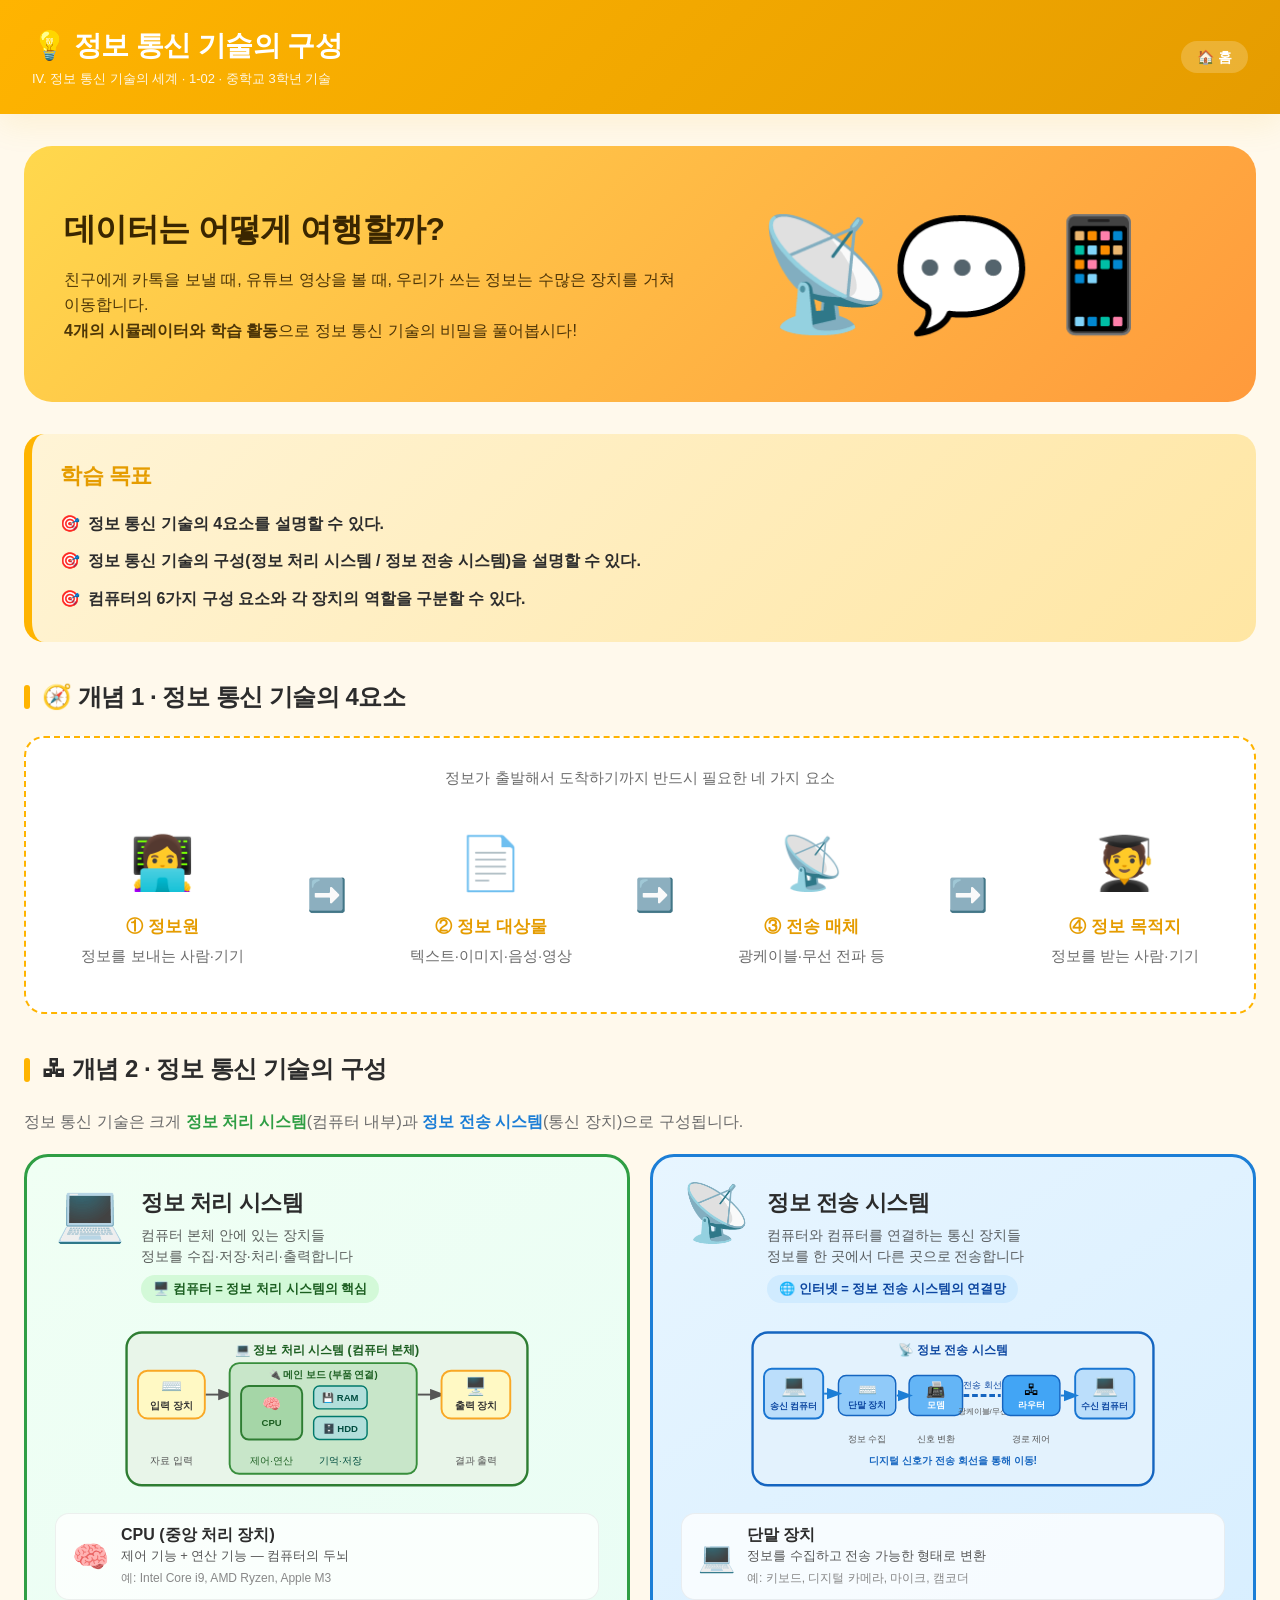
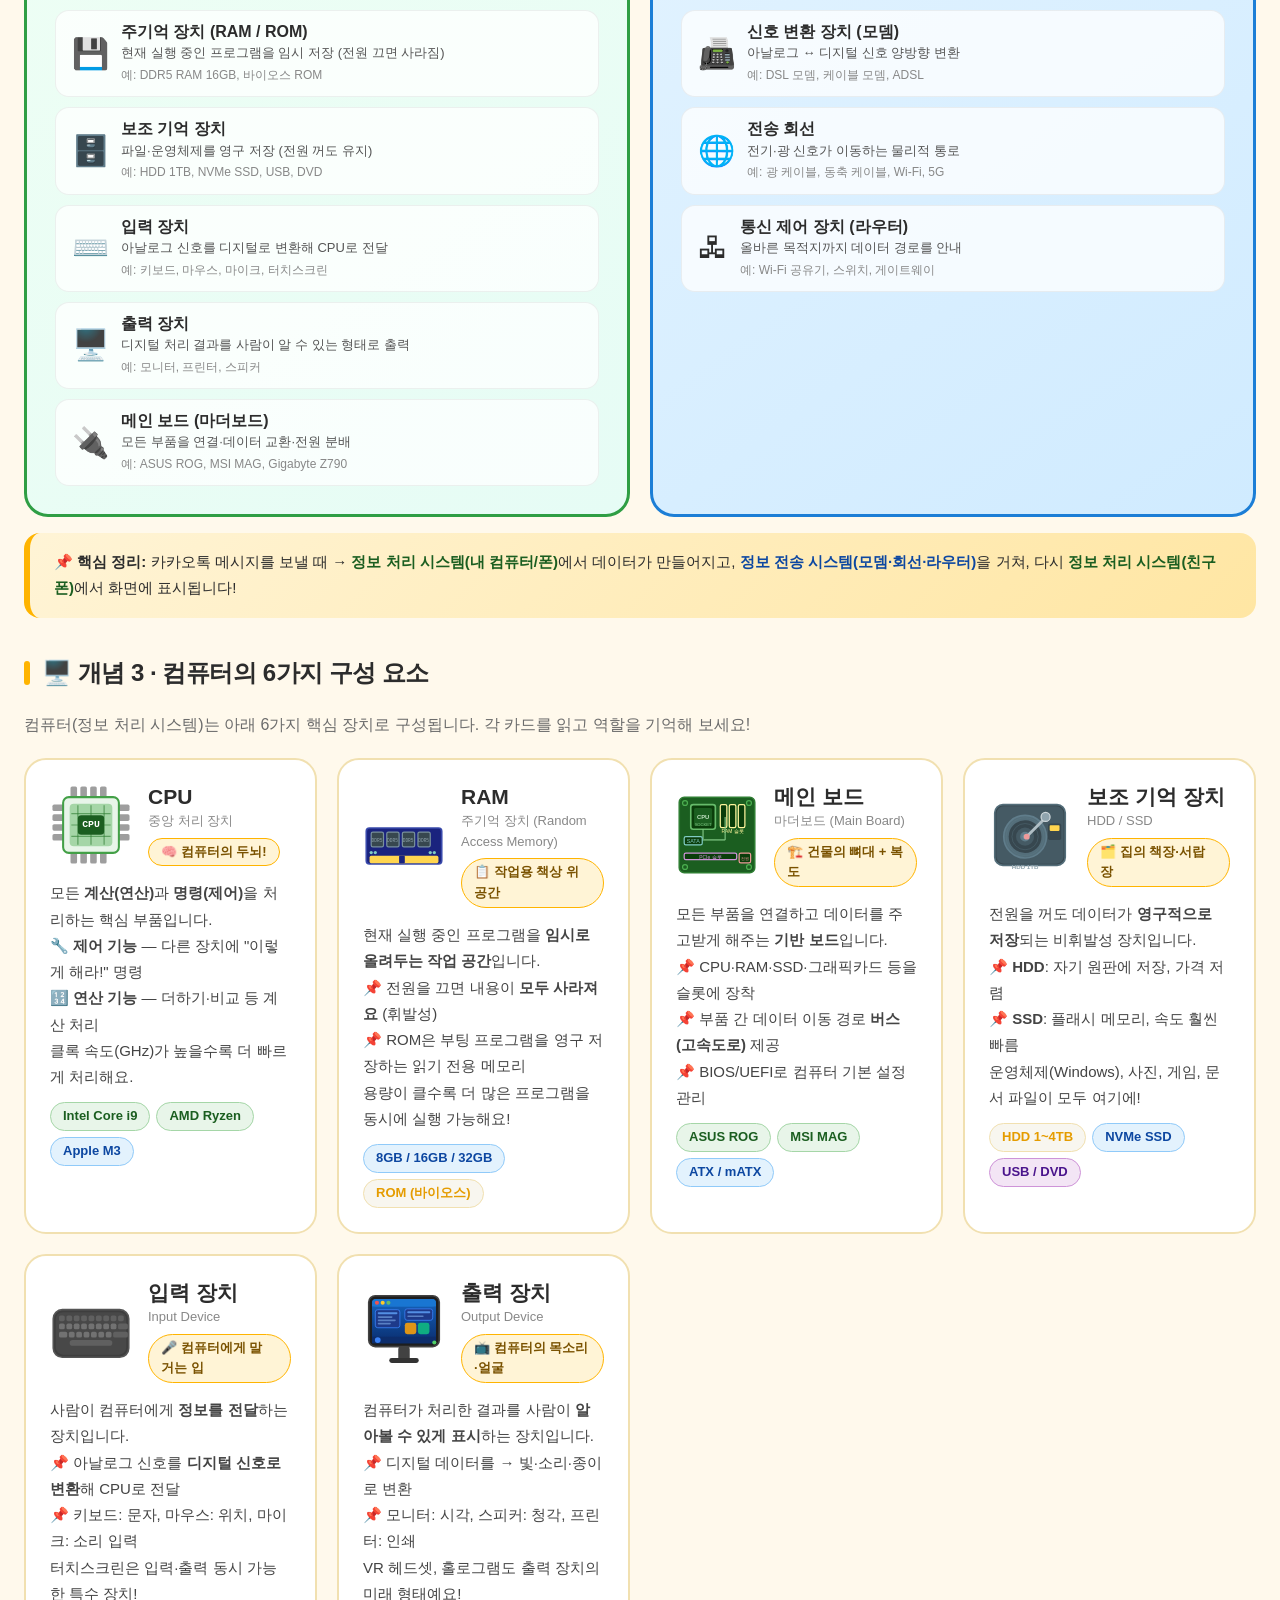
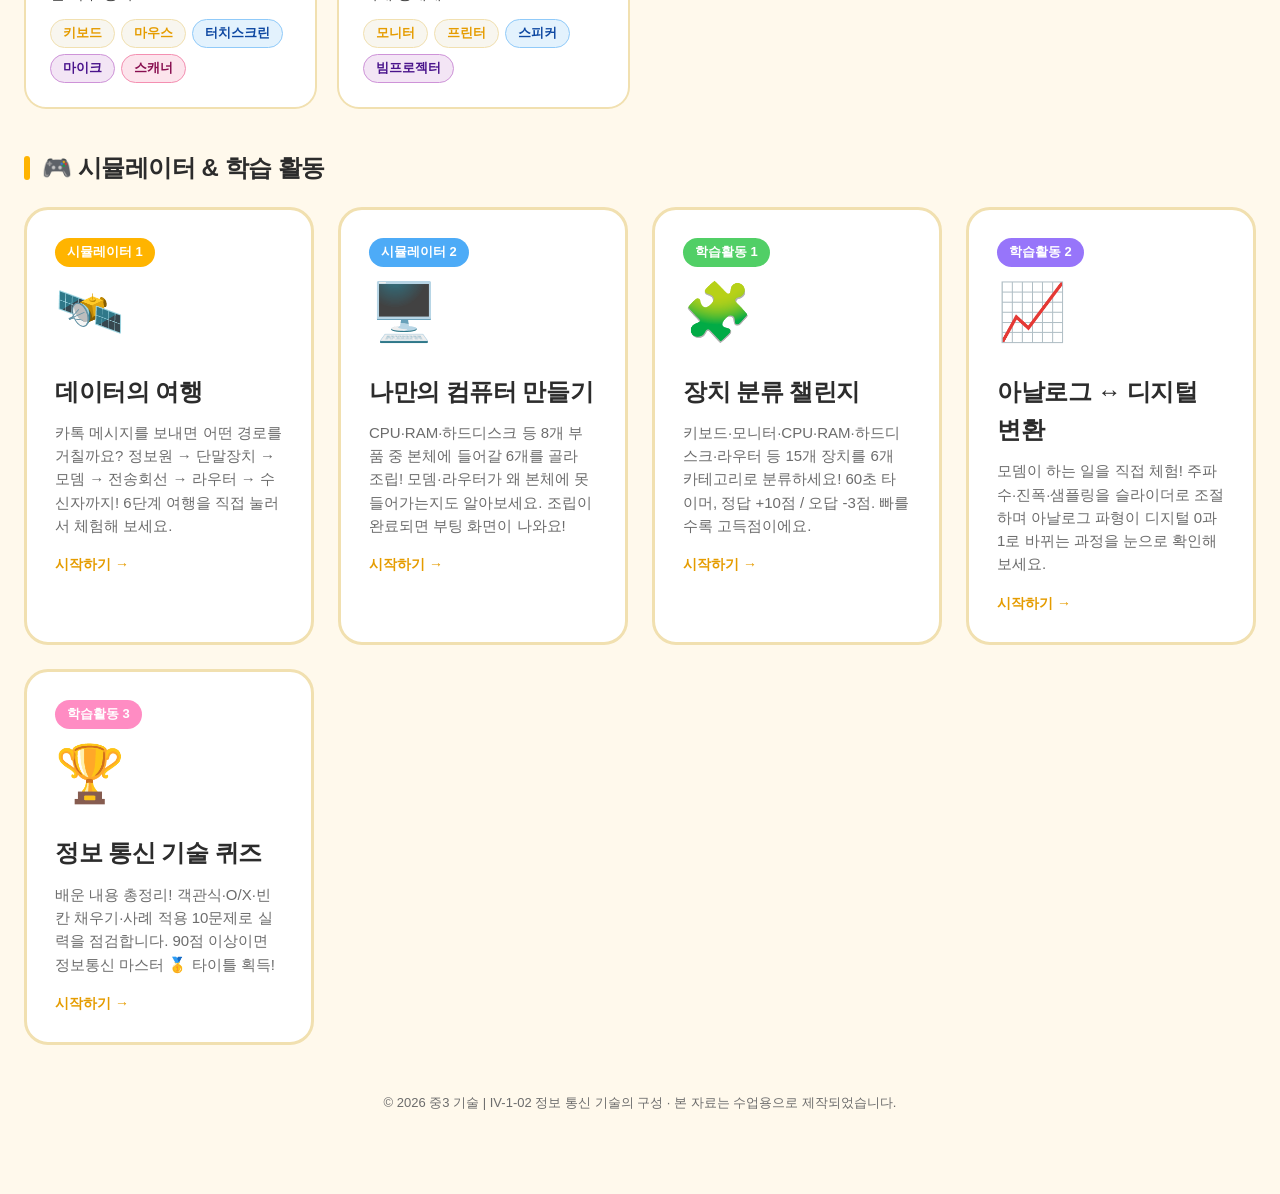
<file: index.html>
<!DOCTYPE html>
<html lang="ko">
<head>
<meta charset="UTF-8">
<meta name="viewport" content="width=device-width, initial-scale=1.0">
<title>정보 통신 기술의 구성 | 중3 기술 | IV-1-02</title>
<link rel="stylesheet" href="css/style.css">
<style>
body { font-size: 16px; }

/* ── 히어로 ── */
.hero {
  background: linear-gradient(135deg, #ffd84d 0%, #ff9a3c 100%);
  border-radius: 28px;
  padding: 40px;
  color: #3a2600;
  margin-bottom: 32px;
  display: grid;
  grid-template-columns: 1.2fr 1fr;
  align-items: center;
  gap: 32px;
}
.hero h2 { font-size: 32px; margin-bottom: 12px; }
.hero p  { font-size: 16px; font-weight: 500; opacity: 0.9; }
.hero .visual { font-size: 110px; text-align: center; }
@media (max-width: 768px) {
  .hero { grid-template-columns: 1fr; }
  .hero .visual { font-size: 72px; }
}

/* ── 섹션 제목 ── */
.section-title {
  font-size: 24px;
  margin: 36px 0 20px;
  display: flex;
  align-items: center;
  gap: 12px;
}
.section-title::before {
  content: "";
  width: 6px; height: 24px;
  background: var(--primary);
  border-radius: 3px;
}

/* ── 4요소 플로우 박스 ── */
.flow-box {
  background: white;
  border-radius: 20px;
  padding: 28px 24px;
  border: 2px dashed var(--primary);
  margin-bottom: 32px;
  text-align: center;
}
.flow-box .elements {
  display: flex;
  justify-content: space-around;
  flex-wrap: wrap;
  gap: 16px;
  margin-top: 16px;
}
.flow-box .element {
  display: flex;
  flex-direction: column;
  align-items: center;
  padding: 16px;
  min-width: 120px;
}
.flow-box .element .emoji { font-size: 52px; }
.flow-box .element .name  { font-weight: 800; margin-top: 8px; color: var(--primary-dark); font-size: 17px; }
.flow-box .element .desc  { font-size: 15px; color: var(--text-light); margin-top: 4px; }

/* ── 정보 통신 기술의 구성 섹션 ── */
.systems-wrap {
  margin-bottom: 36px;
}
.systems-grid {
  display: grid;
  grid-template-columns: 1fr;
  gap: 20px;
}
@media (min-width: 860px) {
  .systems-grid { grid-template-columns: 1fr 1fr; }
}

.system-card {
  border-radius: 24px;
  padding: 28px;
  border: 3px solid;
}
.system-card.process {
  background: linear-gradient(145deg, #f0fff4 0%, #e6fcf5 100%);
  border-color: #2f9e44;
}
.system-card.transmit {
  background: linear-gradient(145deg, #e7f5ff 0%, #d0ebff 100%);
  border-color: #1c7ed6;
}

.sys-header {
  display: flex;
  align-items: flex-start;
  gap: 16px;
  margin-bottom: 20px;
}
.sys-header .sys-big-icon { font-size: 56px; line-height: 1; }
.sys-header-text h3 { font-size: 22px; font-weight: 800; margin-bottom: 4px; }
.sys-header-text .sys-sub { font-size: 14px; line-height: 1.5; opacity: 0.75; }
.sys-header-text .sys-badge {
  display: inline-block;
  margin-top: 8px;
  padding: 4px 12px;
  border-radius: 999px;
  font-size: 13px;
  font-weight: 700;
}
.process .sys-badge { background: #d3f9d8; color: #1b5e20; }
.transmit .sys-badge { background: #d0ebff; color: #0d47a1; }

.sys-svg-row {
  display: flex;
  justify-content: center;
  margin-bottom: 18px;
}
.sys-svg-row svg { width: 100%; max-width: 420px; height: auto; }

.comp-list { display: flex; flex-direction: column; gap: 10px; }
.comp-row {
  display: flex;
  align-items: center;
  gap: 12px;
  padding: 11px 16px;
  border-radius: 14px;
  background: rgba(255,255,255,0.75);
  border: 1.5px solid rgba(0,0,0,0.06);
}
.comp-row .cr-icon { font-size: 30px; flex-shrink: 0; }
.comp-row .cr-name { font-size: 16px; font-weight: 800; line-height: 1.2; }
.comp-row .cr-role { font-size: 13px; color: #555; margin-top: 2px; }
.comp-row .cr-ex   { font-size: 12px; color: #888; margin-top: 2px; }

.systems-connector {
  display: flex;
  align-items: center;
  justify-content: center;
  gap: 16px;
  margin: 14px 0;
  font-size: 15px;
  color: #666;
  font-weight: 700;
}
.connector-arrow { font-size: 28px; }

/* ── 컴퓨터 6가지 구성요소 ── */
.components-grid {
  display: grid;
  grid-template-columns: repeat(auto-fill, minmax(290px, 1fr));
  gap: 20px;
  margin-bottom: 40px;
}
.comp-card {
  background: white;
  border-radius: 22px;
  border: 2px solid var(--border);
  padding: 24px;
  transition: transform 0.22s, box-shadow 0.22s;
}
.comp-card:hover { transform: translateY(-5px); box-shadow: var(--shadow-lg); }

.comp-card-top {
  display: flex;
  align-items: center;
  gap: 16px;
  margin-bottom: 14px;
}
.comp-svg-wrap { width: 82px; height: 82px; flex-shrink: 0; }
.comp-svg-wrap svg { width: 82px; height: 82px; }
.comp-title-wrap .ct-name    { font-size: 21px; font-weight: 800; line-height: 1.2; }
.comp-title-wrap .ct-sub     { font-size: 13px; color: #888; margin-top: 2px; }
.comp-title-wrap .ct-analogy {
  margin-top: 6px;
  display: inline-flex;
  align-items: center;
  gap: 5px;
  background: #fff4d6;
  border: 1.5px solid var(--primary);
  border-radius: 999px;
  padding: 3px 12px;
  font-size: 13px;
  font-weight: 700;
  color: #7a5200;
}

.comp-desc { font-size: 15px; line-height: 1.75; color: #444; margin-bottom: 12px; }
.comp-tags { display: flex; flex-wrap: wrap; gap: 6px; }
.comp-tag {
  background: #f8f6ef;
  border: 1.5px solid var(--border);
  border-radius: 999px;
  padding: 3px 12px;
  font-size: 13px;
  font-weight: 700;
  color: var(--primary-dark);
}
.comp-tag.blue   { background: #e3f2fd; border-color: #90caf9; color: #0d47a1; }
.comp-tag.green  { background: #e8f5e9; border-color: #a5d6a7; color: #1b5e20; }
.comp-tag.purple { background: #f3e5f5; border-color: #ce93d8; color: #4a148c; }
.comp-tag.red    { background: #fce4ec; border-color: #f48fb1; color: #880e4f; }
</style>
</head>
<body>

<header class="app-header">
  <div>
    <h1>💡 정보 통신 기술의 구성</h1>
    <div class="subtitle">IV. 정보 통신 기술의 세계 · 1-02 · 중학교 3학년 기술</div>
  </div>
  <nav><a href="index.html">🏠 홈</a></nav>
</header>

<div class="container">

  <!-- 히어로 -->
  <div class="hero">
    <div>
      <h2>데이터는 어떻게 여행할까?</h2>
      <p>친구에게 카톡을 보낼 때, 유튜브 영상을 볼 때, 우리가 쓰는 정보는 수많은 장치를 거쳐 이동합니다.<br>
      <strong>4개의 시뮬레이터와 학습 활동</strong>으로 정보 통신 기술의 비밀을 풀어봅시다!</p>
    </div>
    <div class="visual">📡💬📱</div>
  </div>

  <!-- 학습 목표 -->
  <div class="objective-box">
    <h2>학습 목표</h2>
    <ul>
      <li>정보 통신 기술의 <strong>4요소</strong>를 설명할 수 있다.</li>
      <li>정보 통신 기술의 <strong>구성(정보 처리 시스템 / 정보 전송 시스템)</strong>을 설명할 수 있다.</li>
      <li>컴퓨터의 <strong>6가지 구성 요소</strong>와 각 장치의 역할을 구분할 수 있다.</li>
    </ul>
  </div>

  <!-- ① 4요소 -->
  <h2 class="section-title">🧭 개념 1 · 정보 통신 기술의 4요소</h2>
  <div class="flow-box">
    <div style="font-size:15px;color:var(--text-light);margin-bottom:4px;">정보가 출발해서 도착하기까지 반드시 필요한 네 가지 요소</div>
    <div class="elements">
      <div class="element">
        <div class="emoji">👩‍💻</div>
        <div class="name">① 정보원</div>
        <div class="desc">정보를 보내는 사람·기기</div>
      </div>
      <div style="align-self:center;font-size:32px;color:var(--primary)">➡️</div>
      <div class="element">
        <div class="emoji">📄</div>
        <div class="name">② 정보 대상물</div>
        <div class="desc">텍스트·이미지·음성·영상</div>
      </div>
      <div style="align-self:center;font-size:32px;color:var(--primary)">➡️</div>
      <div class="element">
        <div class="emoji">📡</div>
        <div class="name">③ 전송 매체</div>
        <div class="desc">광케이블·무선 전파 등</div>
      </div>
      <div style="align-self:center;font-size:32px;color:var(--primary)">➡️</div>
      <div class="element">
        <div class="emoji">🧑‍🎓</div>
        <div class="name">④ 정보 목적지</div>
        <div class="desc">정보를 받는 사람·기기</div>
      </div>
    </div>
  </div>

  <!-- ② 정보 통신 기술의 구성 -->
  <h2 class="section-title">🖧 개념 2 · 정보 통신 기술의 구성</h2>
  <div class="systems-wrap">
    <p style="font-size:16px;color:var(--text-light);margin-bottom:20px;">
      정보 통신 기술은 크게 <strong style="color:#2f9e44">정보 처리 시스템</strong>(컴퓨터 내부)과
      <strong style="color:#1c7ed6">정보 전송 시스템</strong>(통신 장치)으로 구성됩니다.
    </p>

    <div class="systems-grid">

      <!-- 정보 처리 시스템 -->
      <div class="system-card process">
        <div class="sys-header">
          <div class="sys-big-icon">💻</div>
          <div class="sys-header-text">
            <h3>정보 처리 시스템</h3>
            <div class="sys-sub">컴퓨터 본체 안에 있는 장치들<br>정보를 수집·저장·처리·출력합니다</div>
            <div class="sys-badge">🖥️ 컴퓨터 = 정보 처리 시스템의 핵심</div>
          </div>
        </div>

        <!-- 처리 시스템 SVG 다이어그램 -->
        <div class="sys-svg-row">
          <svg viewBox="0 0 440 180" xmlns="http://www.w3.org/2000/svg">
            <!-- 본체 외곽 -->
            <rect x="10" y="10" width="420" height="160" rx="16" fill="#e8f5e9" stroke="#2e7d32" stroke-width="2.5"/>
            <text x="220" y="32" text-anchor="middle" font-size="13" font-weight="bold" fill="#1b5e20">💻 정보 처리 시스템 (컴퓨터 본체)</text>
            <!-- 입력 -->
            <rect x="22" y="50" width="70" height="50" rx="10" fill="#fff9c4" stroke="#f9a825" stroke-width="2"/>
            <text x="57" y="72" text-anchor="middle" font-size="18">⌨️</text>
            <text x="57" y="90" text-anchor="middle" font-size="10" font-weight="bold" fill="#333">입력 장치</text>
            <!-- 화살표 → CPU -->
            <line x1="93" y1="75" x2="118" y2="75" stroke="#555" stroke-width="2" marker-end="url(#arr)"/>
            <!-- 메인보드 영역 -->
            <rect x="118" y="42" width="196" height="116" rx="10" fill="#c8e6c9" stroke="#388e3c" stroke-width="2"/>
            <text x="216" y="58" text-anchor="middle" font-size="10" font-weight="bold" fill="#1b5e20">🔌 메인 보드 (부품 연결)</text>
            <!-- CPU -->
            <rect x="130" y="66" width="64" height="56" rx="8" fill="#a5d6a7" stroke="#2e7d32" stroke-width="2"/>
            <text x="162" y="90" text-anchor="middle" font-size="16">🧠</text>
            <text x="162" y="108" text-anchor="middle" font-size="10" font-weight="bold" fill="#1b5e20">CPU</text>
            <!-- RAM -->
            <rect x="206" y="66" width="56" height="24" rx="6" fill="#b2dfdb" stroke="#00796b" stroke-width="1.5"/>
            <text x="234" y="82" text-anchor="middle" font-size="10" font-weight="bold" fill="#004d40">💾 RAM</text>
            <!-- 보조기억 -->
            <rect x="206" y="98" width="56" height="24" rx="6" fill="#b2dfdb" stroke="#00796b" stroke-width="1.5"/>
            <text x="234" y="114" text-anchor="middle" font-size="10" font-weight="bold" fill="#004d40">🗄️ HDD</text>
            <!-- 화살표 → 출력 -->
            <line x1="315" y1="75" x2="340" y2="75" stroke="#555" stroke-width="2" marker-end="url(#arr)"/>
            <!-- 출력 -->
            <rect x="340" y="50" width="72" height="50" rx="10" fill="#fff9c4" stroke="#f9a825" stroke-width="2"/>
            <text x="376" y="72" text-anchor="middle" font-size="18">🖥️</text>
            <text x="376" y="90" text-anchor="middle" font-size="10" font-weight="bold" fill="#333">출력 장치</text>
            <!-- 화살표 정의 -->
            <defs>
              <marker id="arr" markerWidth="8" markerHeight="8" refX="6" refY="3" orient="auto">
                <path d="M0,0 L0,6 L8,3 z" fill="#555"/>
              </marker>
            </defs>
            <!-- 흐름 라벨 -->
            <text x="57" y="148" text-anchor="middle" font-size="10" fill="#555">자료 입력</text>
            <text x="162" y="148" text-anchor="middle" font-size="10" fill="#1b5e20">제어·연산</text>
            <text x="234" y="148" text-anchor="middle" font-size="10" fill="#004d40">기억·저장</text>
            <text x="376" y="148" text-anchor="middle" font-size="10" fill="#555">결과 출력</text>
          </svg>
        </div>

        <div class="comp-list">
          <div class="comp-row">
            <div class="cr-icon">🧠</div>
            <div>
              <div class="cr-name">CPU (중앙 처리 장치)</div>
              <div class="cr-role">제어 기능 + 연산 기능 — 컴퓨터의 두뇌</div>
              <div class="cr-ex">예: Intel Core i9, AMD Ryzen, Apple M3</div>
            </div>
          </div>
          <div class="comp-row">
            <div class="cr-icon">💾</div>
            <div>
              <div class="cr-name">주기억 장치 (RAM / ROM)</div>
              <div class="cr-role">현재 실행 중인 프로그램을 임시 저장 (전원 끄면 사라짐)</div>
              <div class="cr-ex">예: DDR5 RAM 16GB, 바이오스 ROM</div>
            </div>
          </div>
          <div class="comp-row">
            <div class="cr-icon">🗄️</div>
            <div>
              <div class="cr-name">보조 기억 장치</div>
              <div class="cr-role">파일·운영체제를 영구 저장 (전원 꺼도 유지)</div>
              <div class="cr-ex">예: HDD 1TB, NVMe SSD, USB, DVD</div>
            </div>
          </div>
          <div class="comp-row">
            <div class="cr-icon">⌨️</div>
            <div>
              <div class="cr-name">입력 장치</div>
              <div class="cr-role">아날로그 신호를 디지털로 변환해 CPU로 전달</div>
              <div class="cr-ex">예: 키보드, 마우스, 마이크, 터치스크린</div>
            </div>
          </div>
          <div class="comp-row">
            <div class="cr-icon">🖥️</div>
            <div>
              <div class="cr-name">출력 장치</div>
              <div class="cr-role">디지털 처리 결과를 사람이 알 수 있는 형태로 출력</div>
              <div class="cr-ex">예: 모니터, 프린터, 스피커</div>
            </div>
          </div>
          <div class="comp-row">
            <div class="cr-icon">🔌</div>
            <div>
              <div class="cr-name">메인 보드 (마더보드)</div>
              <div class="cr-role">모든 부품을 연결·데이터 교환·전원 분배</div>
              <div class="cr-ex">예: ASUS ROG, MSI MAG, Gigabyte Z790</div>
            </div>
          </div>
        </div>
      </div>

      <!-- 정보 전송 시스템 -->
      <div class="system-card transmit">
        <div class="sys-header">
          <div class="sys-big-icon">📡</div>
          <div class="sys-header-text">
            <h3>정보 전송 시스템</h3>
            <div class="sys-sub">컴퓨터와 컴퓨터를 연결하는 통신 장치들<br>정보를 한 곳에서 다른 곳으로 전송합니다</div>
            <div class="sys-badge">🌐 인터넷 = 정보 전송 시스템의 연결망</div>
          </div>
        </div>

        <!-- 전송 시스템 SVG 다이어그램 -->
        <div class="sys-svg-row">
          <svg viewBox="0 0 440 180" xmlns="http://www.w3.org/2000/svg">
            <defs>
              <marker id="arr2" markerWidth="8" markerHeight="8" refX="6" refY="3" orient="auto">
                <path d="M0,0 L0,6 L8,3 z" fill="#1c7ed6"/>
              </marker>
            </defs>
            <rect x="10" y="10" width="420" height="160" rx="16" fill="#e3f2fd" stroke="#1565c0" stroke-width="2.5"/>
            <text x="220" y="32" text-anchor="middle" font-size="13" font-weight="bold" fill="#0d47a1">📡 정보 전송 시스템</text>
            <!-- 송신 컴퓨터 -->
            <rect x="22" y="48" width="62" height="52" rx="8" fill="#bbdefb" stroke="#1976d2" stroke-width="2"/>
            <text x="53" y="72" text-anchor="middle" font-size="22">💻</text>
            <text x="53" y="90" text-anchor="middle" font-size="9" font-weight="bold" fill="#0d47a1">송신 컴퓨터</text>
            <!-- 단말 장치 -->
            <rect x="100" y="55" width="60" height="42" rx="8" fill="#90caf9" stroke="#1565c0" stroke-width="1.5"/>
            <text x="130" y="75" text-anchor="middle" font-size="16">⌨️</text>
            <text x="130" y="89" text-anchor="middle" font-size="9" font-weight="bold" fill="#0d47a1">단말 장치</text>
            <line x1="85" y1="74" x2="100" y2="74" stroke="#1c7ed6" stroke-width="2" marker-end="url(#arr2)"/>
            <!-- 모뎀 -->
            <rect x="174" y="55" width="56" height="42" rx="8" fill="#64b5f6" stroke="#1565c0" stroke-width="1.5"/>
            <text x="202" y="75" text-anchor="middle" font-size="16">📠</text>
            <text x="202" y="89" text-anchor="middle" font-size="9" font-weight="bold" fill="white">모뎀</text>
            <line x1="161" y1="76" x2="174" y2="76" stroke="#1c7ed6" stroke-width="2" marker-end="url(#arr2)"/>
            <!-- 전송 회선 표시 -->
            <line x1="231" y1="76" x2="270" y2="76" stroke="#1565c0" stroke-width="3" stroke-dasharray="6,3"/>
            <text x="251" y="68" text-anchor="middle" font-size="9" fill="#0d47a1">전송 회선</text>
            <text x="251" y="95" text-anchor="middle" font-size="8" fill="#555">광케이블/무선</text>
            <!-- 라우터 -->
            <rect x="272" y="55" width="60" height="42" rx="8" fill="#42a5f5" stroke="#1565c0" stroke-width="1.5"/>
            <text x="302" y="75" text-anchor="middle" font-size="16">🖧</text>
            <text x="302" y="89" text-anchor="middle" font-size="9" font-weight="bold" fill="white">라우터</text>
            <!-- 수신 컴퓨터 -->
            <rect x="348" y="48" width="62" height="52" rx="8" fill="#bbdefb" stroke="#1976d2" stroke-width="2"/>
            <text x="379" y="72" text-anchor="middle" font-size="22">💻</text>
            <text x="379" y="90" text-anchor="middle" font-size="9" font-weight="bold" fill="#0d47a1">수신 컴퓨터</text>
            <line x1="333" y1="76" x2="348" y2="76" stroke="#1c7ed6" stroke-width="2" marker-end="url(#arr2)"/>
            <!-- 라벨 -->
            <text x="130" y="125" text-anchor="middle" font-size="9" fill="#555">정보 수집</text>
            <text x="202" y="125" text-anchor="middle" font-size="9" fill="#555">신호 변환</text>
            <text x="302" y="125" text-anchor="middle" font-size="9" fill="#555">경로 제어</text>
            <!-- 데이터 흐름 라벨 -->
            <text x="220" y="148" text-anchor="middle" font-size="11" fill="#1565c0" font-weight="bold">디지털 신호가 전송 회선을 통해 이동!</text>
          </svg>
        </div>

        <div class="comp-list">
          <div class="comp-row">
            <div class="cr-icon">💻</div>
            <div>
              <div class="cr-name">단말 장치</div>
              <div class="cr-role">정보를 수집하고 전송 가능한 형태로 변환</div>
              <div class="cr-ex">예: 키보드, 디지털 카메라, 마이크, 캠코더</div>
            </div>
          </div>
          <div class="comp-row">
            <div class="cr-icon">📠</div>
            <div>
              <div class="cr-name">신호 변환 장치 (모뎀)</div>
              <div class="cr-role">아날로그 ↔ 디지털 신호 양방향 변환</div>
              <div class="cr-ex">예: DSL 모뎀, 케이블 모뎀, ADSL</div>
            </div>
          </div>
          <div class="comp-row">
            <div class="cr-icon">🌐</div>
            <div>
              <div class="cr-name">전송 회선</div>
              <div class="cr-role">전기·광 신호가 이동하는 물리적 통로</div>
              <div class="cr-ex">예: 광 케이블, 동축 케이블, Wi-Fi, 5G</div>
            </div>
          </div>
          <div class="comp-row">
            <div class="cr-icon">🖧</div>
            <div>
              <div class="cr-name">통신 제어 장치 (라우터)</div>
              <div class="cr-role">올바른 목적지까지 데이터 경로를 안내</div>
              <div class="cr-ex">예: Wi-Fi 공유기, 스위치, 게이트웨이</div>
            </div>
          </div>
        </div>
      </div>

    </div><!-- /systems-grid -->

    <!-- 연결 설명 배너 -->
    <div style="background:linear-gradient(135deg,#fff4d6,#ffe6a3);border-radius:16px;padding:16px 24px;margin-top:16px;border-left:6px solid var(--primary);font-size:15px;line-height:1.75;">
      <strong>📌 핵심 정리:</strong>
      카카오톡 메시지를 보낼 때 →
      <strong style="color:#1b5e20">정보 처리 시스템(내 컴퓨터/폰)</strong>에서 데이터가 만들어지고,
      <strong style="color:#0d47a1">정보 전송 시스템(모뎀·회선·라우터)</strong>을 거쳐,
      다시 <strong style="color:#1b5e20">정보 처리 시스템(친구 폰)</strong>에서 화면에 표시됩니다!
    </div>
  </div>

  <!-- ③ 컴퓨터 6가지 구성요소 -->
  <h2 class="section-title">🖥️ 개념 3 · 컴퓨터의 6가지 구성 요소</h2>
  <p style="font-size:16px;color:var(--text-light);margin-bottom:20px;">
    컴퓨터(정보 처리 시스템)는 아래 6가지 핵심 장치로 구성됩니다. 각 카드를 읽고 역할을 기억해 보세요!
  </p>

  <div class="components-grid">

    <!-- CPU -->
    <div class="comp-card">
      <div class="comp-card-top">
        <div class="comp-svg-wrap">
          <svg viewBox="0 0 100 100" xmlns="http://www.w3.org/2000/svg">
            <rect x="25" y="3" width="8" height="14" rx="2" fill="#9e9e9e"/>
            <rect x="37" y="3" width="8" height="14" rx="2" fill="#9e9e9e"/>
            <rect x="49" y="3" width="8" height="14" rx="2" fill="#9e9e9e"/>
            <rect x="61" y="3" width="8" height="14" rx="2" fill="#9e9e9e"/>
            <rect x="25" y="83" width="8" height="14" rx="2" fill="#9e9e9e"/>
            <rect x="37" y="83" width="8" height="14" rx="2" fill="#9e9e9e"/>
            <rect x="49" y="83" width="8" height="14" rx="2" fill="#9e9e9e"/>
            <rect x="61" y="83" width="8" height="14" rx="2" fill="#9e9e9e"/>
            <rect x="3" y="25" width="14" height="8" rx="2" fill="#9e9e9e"/>
            <rect x="3" y="37" width="14" height="8" rx="2" fill="#9e9e9e"/>
            <rect x="3" y="49" width="14" height="8" rx="2" fill="#9e9e9e"/>
            <rect x="3" y="61" width="14" height="8" rx="2" fill="#9e9e9e"/>
            <rect x="83" y="25" width="14" height="8" rx="2" fill="#9e9e9e"/>
            <rect x="83" y="37" width="14" height="8" rx="2" fill="#9e9e9e"/>
            <rect x="83" y="49" width="14" height="8" rx="2" fill="#9e9e9e"/>
            <rect x="83" y="61" width="14" height="8" rx="2" fill="#9e9e9e"/>
            <rect x="16" y="16" width="68" height="68" rx="7" fill="#e8f5e9" stroke="#43a047" stroke-width="2.5"/>
            <rect x="24" y="24" width="52" height="52" rx="5" fill="#a5d6a7"/>
            <line x1="34" y1="26" x2="34" y2="74" stroke="#2e7d32" stroke-width="1.5" opacity="0.6"/>
            <line x1="50" y1="26" x2="50" y2="74" stroke="#2e7d32" stroke-width="1.5" opacity="0.6"/>
            <line x1="66" y1="26" x2="66" y2="74" stroke="#2e7d32" stroke-width="1.5" opacity="0.6"/>
            <line x1="26" y1="36" x2="74" y2="36" stroke="#2e7d32" stroke-width="1.5" opacity="0.6"/>
            <line x1="26" y1="50" x2="74" y2="50" stroke="#2e7d32" stroke-width="1.5" opacity="0.6"/>
            <line x1="26" y1="64" x2="74" y2="64" stroke="#2e7d32" stroke-width="1.5" opacity="0.6"/>
            <rect x="34" y="38" width="32" height="24" rx="4" fill="#1b5e20"/>
            <text x="50" y="53" text-anchor="middle" font-size="12" font-weight="bold" fill="white" font-family="monospace">CPU</text>
          </svg>
        </div>
        <div class="comp-title-wrap">
          <div class="ct-name">CPU</div>
          <div class="ct-sub">중앙 처리 장치</div>
          <div class="ct-analogy">🧠 컴퓨터의 두뇌!</div>
        </div>
      </div>
      <div class="comp-desc">
        모든 <strong>계산(연산)</strong>과 <strong>명령(제어)</strong>을 처리하는 핵심 부품입니다.<br>
        🔧 <strong>제어 기능</strong> — 다른 장치에 "이렇게 해라!" 명령<br>
        🔢 <strong>연산 기능</strong> — 더하기·비교 등 계산 처리<br>
        클록 속도(GHz)가 높을수록 더 빠르게 처리해요.
      </div>
      <div class="comp-tags">
        <span class="comp-tag green">Intel Core i9</span>
        <span class="comp-tag green">AMD Ryzen</span>
        <span class="comp-tag blue">Apple M3</span>
      </div>
    </div>

    <!-- RAM -->
    <div class="comp-card">
      <div class="comp-card-top">
        <div class="comp-svg-wrap">
          <svg viewBox="0 0 100 100" xmlns="http://www.w3.org/2000/svg">
            <rect x="4" y="28" width="92" height="44" rx="4" fill="#1a237e" stroke="#3949ab" stroke-width="2"/>
            <rect x="8" y="62" width="84" height="9" rx="2" fill="#ffd54f"/>
            <rect x="44" y="62" width="7" height="9" rx="1" fill="#1a237e"/>
            <rect x="10" y="33" width="15" height="18" rx="2" fill="#37474f" stroke="#78909c" stroke-width="1.5"/>
            <rect x="29" y="33" width="15" height="18" rx="2" fill="#37474f" stroke="#78909c" stroke-width="1.5"/>
            <rect x="48" y="33" width="15" height="18" rx="2" fill="#37474f" stroke="#78909c" stroke-width="1.5"/>
            <rect x="67" y="33" width="15" height="18" rx="2" fill="#37474f" stroke="#78909c" stroke-width="1.5"/>
            <text x="17" y="45" text-anchor="middle" font-size="5.5" fill="#90a4ae" font-family="monospace">DDR5</text>
            <text x="36" y="45" text-anchor="middle" font-size="5.5" fill="#90a4ae" font-family="monospace">DDR5</text>
            <text x="55" y="45" text-anchor="middle" font-size="5.5" fill="#90a4ae" font-family="monospace">DDR5</text>
            <text x="74" y="45" text-anchor="middle" font-size="5.5" fill="#90a4ae" font-family="monospace">DDR5</text>
            <circle cx="10" cy="58" r="2" fill="#80cbc4"/><circle cx="15" cy="58" r="2" fill="#80cbc4"/>
            <circle cx="82" cy="58" r="2" fill="#80cbc4"/><circle cx="87" cy="58" r="2" fill="#80cbc4"/>
          </svg>
        </div>
        <div class="comp-title-wrap">
          <div class="ct-name">RAM</div>
          <div class="ct-sub">주기억 장치 (Random Access Memory)</div>
          <div class="ct-analogy">📋 작업용 책상 위 공간</div>
        </div>
      </div>
      <div class="comp-desc">
        현재 실행 중인 프로그램을 <strong>임시로 올려두는 작업 공간</strong>입니다.<br>
        📌 전원을 끄면 내용이 <strong>모두 사라져요</strong> (휘발성)<br>
        📌 ROM은 부팅 프로그램을 영구 저장하는 읽기 전용 메모리<br>
        용량이 클수록 더 많은 프로그램을 동시에 실행 가능해요!
      </div>
      <div class="comp-tags">
        <span class="comp-tag blue">8GB / 16GB / 32GB</span>
        <span class="comp-tag">ROM (바이오스)</span>
      </div>
    </div>

    <!-- 메인보드 -->
    <div class="comp-card">
      <div class="comp-card-top">
        <div class="comp-svg-wrap">
          <svg viewBox="0 0 100 100" xmlns="http://www.w3.org/2000/svg">
            <rect x="4" y="4" width="92" height="92" rx="6" fill="#1b5e20" stroke="#2e7d32" stroke-width="2"/>
            <circle cx="11" cy="11" r="3" fill="none" stroke="#4caf50" stroke-width="1.5"/>
            <circle cx="89" cy="11" r="3" fill="none" stroke="#4caf50" stroke-width="1.5"/>
            <circle cx="11" cy="89" r="3" fill="none" stroke="#4caf50" stroke-width="1.5"/>
            <circle cx="89" cy="89" r="3" fill="none" stroke="#4caf50" stroke-width="1.5"/>
            <rect x="18" y="13" width="30" height="30" rx="3" fill="#0a3d0a" stroke="#66bb6a" stroke-width="2"/>
            <rect x="22" y="17" width="22" height="22" rx="2" fill="#1b5e20"/>
            <text x="33" y="31" text-anchor="middle" font-size="7" fill="#c8e6c9" font-weight="bold">CPU</text>
            <text x="33" y="39" text-anchor="middle" font-size="5" fill="#81c784">SOCKET</text>
            <rect x="54" y="13" width="8" height="28" rx="2" fill="#0a3d0a" stroke="#fff59d" stroke-width="1.5"/>
            <rect x="65" y="13" width="8" height="28" rx="2" fill="#0a3d0a" stroke="#fff59d" stroke-width="1.5"/>
            <rect x="76" y="13" width="8" height="28" rx="2" fill="#0a3d0a" stroke="#fff59d" stroke-width="1.5"/>
            <text x="69" y="47" text-anchor="middle" font-size="6" fill="#fff59d">RAM 슬롯</text>
            <path d="M 33 43 L 33 56 L 60 56" stroke="#81c784" stroke-width="2" fill="none" opacity="0.7"/>
            <path d="M 60 28 L 60 56" stroke="#81c784" stroke-width="2" fill="none" opacity="0.7"/>
            <rect x="10" y="52" width="22" height="10" rx="2" fill="#0a3d0a" stroke="#80cbc4" stroke-width="1.5"/>
            <text x="21" y="60" text-anchor="middle" font-size="6.5" fill="#80cbc4">SATA</text>
            <rect x="10" y="72" width="64" height="8" rx="2" fill="#0a3d0a" stroke="#ce93d8" stroke-width="1.5"/>
            <text x="42" y="79" text-anchor="middle" font-size="6" fill="#ce93d8">PCIe 슬롯</text>
            <rect x="77" y="72" width="14" height="12" rx="2" fill="#0a3d0a" stroke="#ef9a9a" stroke-width="1.5"/>
            <text x="84" y="80" text-anchor="middle" font-size="5" fill="#ef9a9a">전원</text>
          </svg>
        </div>
        <div class="comp-title-wrap">
          <div class="ct-name">메인 보드</div>
          <div class="ct-sub">마더보드 (Main Board)</div>
          <div class="ct-analogy">🏗️ 건물의 뼈대 + 복도</div>
        </div>
      </div>
      <div class="comp-desc">
        모든 부품을 연결하고 데이터를 주고받게 해주는 <strong>기반 보드</strong>입니다.<br>
        📌 CPU·RAM·SSD·그래픽카드 등을 슬롯에 장착<br>
        📌 부품 간 데이터 이동 경로 <strong>버스(고속도로)</strong> 제공<br>
        📌 BIOS/UEFI로 컴퓨터 기본 설정 관리
      </div>
      <div class="comp-tags">
        <span class="comp-tag green">ASUS ROG</span>
        <span class="comp-tag green">MSI MAG</span>
        <span class="comp-tag blue">ATX / mATX</span>
      </div>
    </div>

    <!-- 보조기억 -->
    <div class="comp-card">
      <div class="comp-card-top">
        <div class="comp-svg-wrap">
          <svg viewBox="0 0 100 100" xmlns="http://www.w3.org/2000/svg">
            <rect x="7" y="13" width="86" height="74" rx="10" fill="#37474f" stroke="#546e7a" stroke-width="2"/>
            <rect x="9" y="15" width="82" height="70" rx="9" fill="#455a64"/>
            <circle cx="44" cy="52" r="26" fill="#546e7a" stroke="#607d8b" stroke-width="2"/>
            <circle cx="44" cy="52" r="20" fill="#37474f"/>
            <circle cx="44" cy="52" r="23" fill="none" stroke="#607d8b" stroke-width="0.8" opacity="0.5"/>
            <circle cx="44" cy="52" r="16" fill="none" stroke="#607d8b" stroke-width="0.8" opacity="0.5"/>
            <circle cx="44" cy="52" r="11" fill="#455a64"/>
            <circle cx="44" cy="52" r="6" fill="#607d8b"/>
            <circle cx="44" cy="52" r="3" fill="#78909c"/>
            <line x1="68" y1="30" x2="47" y2="51" stroke="#b0bec5" stroke-width="3.5" stroke-linecap="round"/>
            <circle cx="69" cy="28" r="5.5" fill="#90a4ae" stroke="#cfd8dc" stroke-width="1.5"/>
            <circle cx="46" cy="52" r="3.5" fill="#ef9a9a"/>
            <rect x="72" y="36" width="16" height="20" rx="2" fill="#37474f"/>
            <rect x="74" y="38" width="12" height="7" rx="1" fill="#ffd54f"/>
            <text x="44" y="92" text-anchor="middle" font-size="7.5" fill="#90a4ae" font-weight="bold">HDD 1TB</text>
          </svg>
        </div>
        <div class="comp-title-wrap">
          <div class="ct-name">보조 기억 장치</div>
          <div class="ct-sub">HDD / SSD</div>
          <div class="ct-analogy">🗂️ 집의 책장·서랍장</div>
        </div>
      </div>
      <div class="comp-desc">
        전원을 꺼도 데이터가 <strong>영구적으로 저장</strong>되는 비휘발성 장치입니다.<br>
        📌 <strong>HDD</strong>: 자기 원판에 저장, 가격 저렴<br>
        📌 <strong>SSD</strong>: 플래시 메모리, 속도 훨씬 빠름<br>
        운영체제(Windows), 사진, 게임, 문서 파일이 모두 여기에!
      </div>
      <div class="comp-tags">
        <span class="comp-tag">HDD 1~4TB</span>
        <span class="comp-tag blue">NVMe SSD</span>
        <span class="comp-tag purple">USB / DVD</span>
      </div>
    </div>

    <!-- 입력 장치 -->
    <div class="comp-card">
      <div class="comp-card-top">
        <div class="comp-svg-wrap">
          <svg viewBox="0 0 100 100" xmlns="http://www.w3.org/2000/svg">
            <rect x="4" y="24" width="92" height="58" rx="11" fill="#3e3e3e" stroke="#555" stroke-width="2"/>
            <rect x="7" y="27" width="86" height="52" rx="9" fill="#484848"/>
            <rect x="11" y="31" width="7" height="7" rx="2" fill="#606060"/>
            <rect x="20" y="31" width="7" height="7" rx="2" fill="#606060"/>
            <rect x="29" y="31" width="7" height="7" rx="2" fill="#606060"/>
            <rect x="38" y="31" width="7" height="7" rx="2" fill="#606060"/>
            <rect x="47" y="31" width="7" height="7" rx="2" fill="#606060"/>
            <rect x="56" y="31" width="7" height="7" rx="2" fill="#606060"/>
            <rect x="65" y="31" width="7" height="7" rx="2" fill="#606060"/>
            <rect x="74" y="31" width="7" height="7" rx="2" fill="#606060"/>
            <rect x="83" y="31" width="7" height="7" rx="2" fill="#606060"/>
            <rect x="11" y="41" width="7" height="7" rx="2" fill="#727272"/>
            <rect x="20" y="41" width="7" height="7" rx="2" fill="#727272"/>
            <rect x="29" y="41" width="7" height="7" rx="2" fill="#727272"/>
            <rect x="38" y="41" width="7" height="7" rx="2" fill="#727272"/>
            <rect x="47" y="41" width="7" height="7" rx="2" fill="#727272"/>
            <rect x="56" y="41" width="7" height="7" rx="2" fill="#727272"/>
            <rect x="65" y="41" width="7" height="7" rx="2" fill="#727272"/>
            <rect x="74" y="41" width="7" height="7" rx="2" fill="#727272"/>
            <rect x="83" y="41" width="12" height="7" rx="2" fill="#606060"/>
            <rect x="11" y="51" width="10" height="7" rx="2" fill="#727272"/>
            <rect x="23" y="51" width="7" height="7" rx="2" fill="#727272"/>
            <rect x="32" y="51" width="7" height="7" rx="2" fill="#727272"/>
            <rect x="41" y="51" width="7" height="7" rx="2" fill="#727272"/>
            <rect x="50" y="51" width="7" height="7" rx="2" fill="#727272"/>
            <rect x="59" y="51" width="7" height="7" rx="2" fill="#727272"/>
            <rect x="68" y="51" width="7" height="7" rx="2" fill="#727272"/>
            <rect x="77" y="51" width="18" height="7" rx="2" fill="#606060"/>
            <rect x="24" y="61" width="52" height="7" rx="4" fill="#606060"/>
          </svg>
        </div>
        <div class="comp-title-wrap">
          <div class="ct-name">입력 장치</div>
          <div class="ct-sub">Input Device</div>
          <div class="ct-analogy">🎤 컴퓨터에게 말 거는 입</div>
        </div>
      </div>
      <div class="comp-desc">
        사람이 컴퓨터에게 <strong>정보를 전달</strong>하는 장치입니다.<br>
        📌 아날로그 신호를 <strong>디지털 신호로 변환</strong>해 CPU로 전달<br>
        📌 키보드: 문자, 마우스: 위치, 마이크: 소리 입력<br>
        터치스크린은 입력·출력 동시 가능한 특수 장치!
      </div>
      <div class="comp-tags">
        <span class="comp-tag">키보드</span>
        <span class="comp-tag">마우스</span>
        <span class="comp-tag blue">터치스크린</span>
        <span class="comp-tag purple">마이크</span>
        <span class="comp-tag red">스캐너</span>
      </div>
    </div>

    <!-- 출력 장치 -->
    <div class="comp-card">
      <div class="comp-card-top">
        <div class="comp-svg-wrap">
          <svg viewBox="0 0 100 100" xmlns="http://www.w3.org/2000/svg">
            <defs>
              <linearGradient id="sG2" x1="0" y1="0" x2="0" y2="1">
                <stop offset="0%" stop-color="#1565c0"/>
                <stop offset="100%" stop-color="#0a2d6e"/>
              </linearGradient>
            </defs>
            <rect x="7" y="7" width="86" height="62" rx="8" fill="#1e1e1e" stroke="#424242" stroke-width="2"/>
            <rect x="11" y="11" width="78" height="54" rx="5" fill="url(#sG2)"/>
            <rect x="11" y="11" width="78" height="9" rx="5" fill="#1976d2"/>
            <rect x="11" y="17" width="78" height="3" fill="#1976d2"/>
            <circle cx="17" cy="15.5" r="2.5" fill="#ef5350"/>
            <circle cx="24" cy="15.5" r="2.5" fill="#ffca28"/>
            <circle cx="31" cy="15.5" r="2.5" fill="#66bb6a"/>
            <rect x="15" y="24" width="30" height="22" rx="3" fill="#1e3a8a" stroke="#3b82f6" stroke-width="1"/>
            <rect x="18" y="27" width="24" height="2.5" rx="1" fill="#60a5fa" opacity="0.8"/>
            <rect x="18" y="32" width="18" height="2" rx="1" fill="#93c5fd" opacity="0.5"/>
            <rect x="18" y="36" width="22" height="2" rx="1" fill="#93c5fd" opacity="0.5"/>
            <rect x="18" y="40" width="16" height="2" rx="1" fill="#93c5fd" opacity="0.5"/>
            <rect x="51" y="23" width="34" height="14" rx="3" fill="#1e3a8a" stroke="#3b82f6" stroke-width="1"/>
            <rect x="54" y="26" width="28" height="2.5" rx="1" fill="#60a5fa" opacity="0.8"/>
            <rect x="54" y="31" width="20" height="2" rx="1" fill="#93c5fd" opacity="0.5"/>
            <rect x="51" y="40" width="14" height="14" rx="3" fill="#f59e0b" opacity="0.9"/>
            <rect x="67" y="40" width="14" height="14" rx="3" fill="#10b981" opacity="0.9"/>
            <rect x="11" y="57" width="78" height="8" fill="#0d2d6b"/>
            <circle cx="18" cy="61" r="3.5" fill="#3b82f6"/>
            <circle cx="87" cy="64" r="2.5" fill="#51cf66"/>
            <rect x="43" y="69" width="14" height="16" rx="3" fill="#424242"/>
            <rect x="32" y="83" width="36" height="6" rx="3" fill="#333"/>
          </svg>
        </div>
        <div class="comp-title-wrap">
          <div class="ct-name">출력 장치</div>
          <div class="ct-sub">Output Device</div>
          <div class="ct-analogy">📺 컴퓨터의 목소리·얼굴</div>
        </div>
      </div>
      <div class="comp-desc">
        컴퓨터가 처리한 결과를 사람이 <strong>알아볼 수 있게 표시</strong>하는 장치입니다.<br>
        📌 디지털 데이터를 → 빛·소리·종이로 변환<br>
        📌 모니터: 시각, 스피커: 청각, 프린터: 인쇄<br>
        VR 헤드셋, 홀로그램도 출력 장치의 미래 형태예요!
      </div>
      <div class="comp-tags">
        <span class="comp-tag">모니터</span>
        <span class="comp-tag">프린터</span>
        <span class="comp-tag blue">스피커</span>
        <span class="comp-tag purple">빔프로젝터</span>
      </div>
    </div>

  </div><!-- /components-grid -->

  <!-- ④ 시뮬레이터 & 활동 -->
  <h2 class="section-title">🎮 시뮬레이터 &amp; 학습 활동</h2>

  <div class="activity-grid">

    <a class="activity-card" href="simulator_data_journey.html">
      <span class="badge">시뮬레이터 1</span>
      <span class="icon">🛰️</span>
      <h3>데이터의 여행</h3>
      <p>카톡 메시지를 보내면 어떤 경로를 거칠까요? 정보원 → 단말장치 → 모뎀 → 전송회선 → 라우터 → 수신자까지! 6단계 여행을 직접 눌러서 체험해 보세요.</p>
      <div class="go">시작하기 →</div>
    </a>

    <a class="activity-card" href="simulator_build_computer.html">
      <span class="badge blue">시뮬레이터 2</span>
      <span class="icon">🖥️</span>
      <h3>나만의 컴퓨터 만들기</h3>
      <p>CPU·RAM·하드디스크 등 8개 부품 중 본체에 들어갈 6개를 골라 조립! 모뎀·라우터가 왜 본체에 못 들어가는지도 알아보세요. 조립이 완료되면 부팅 화면이 나와요!</p>
      <div class="go">시작하기 →</div>
    </a>

    <a class="activity-card" href="activity_device_sort.html">
      <span class="badge green">학습활동 1</span>
      <span class="icon">🧩</span>
      <h3>장치 분류 챌린지</h3>
      <p>키보드·모니터·CPU·RAM·하드디스크·라우터 등 15개 장치를 6개 카테고리로 분류하세요! 60초 타이머, 정답 +10점 / 오답 -3점. 빠를수록 고득점이에요.</p>
      <div class="go">시작하기 →</div>
    </a>

    <a class="activity-card" href="activity_signal.html">
      <span class="badge purple">학습활동 2</span>
      <span class="icon">📈</span>
      <h3>아날로그 ↔ 디지털 변환</h3>
      <p>모뎀이 하는 일을 직접 체험! 주파수·진폭·샘플링을 슬라이더로 조절하며 아날로그 파형이 디지털 0과 1로 바뀌는 과정을 눈으로 확인해 보세요.</p>
      <div class="go">시작하기 →</div>
    </a>

    <a class="activity-card" href="activity_quiz.html">
      <span class="badge pink">학습활동 3</span>
      <span class="icon">🏆</span>
      <h3>정보 통신 기술 퀴즈</h3>
      <p>배운 내용 총정리! 객관식·O/X·빈칸 채우기·사례 적용 10문제로 실력을 점검합니다. 90점 이상이면 정보통신 마스터 🥇 타이틀 획득!</p>
      <div class="go">시작하기 →</div>
    </a>

  </div>

  <div style="margin-top:48px;text-align:center;color:var(--text-light);font-size:13px;">
    © 2026 중3 기술 | IV-1-02 정보 통신 기술의 구성 · 본 자료는 수업용으로 제작되었습니다.
  </div>

</div>
</body>
</html>
</file>
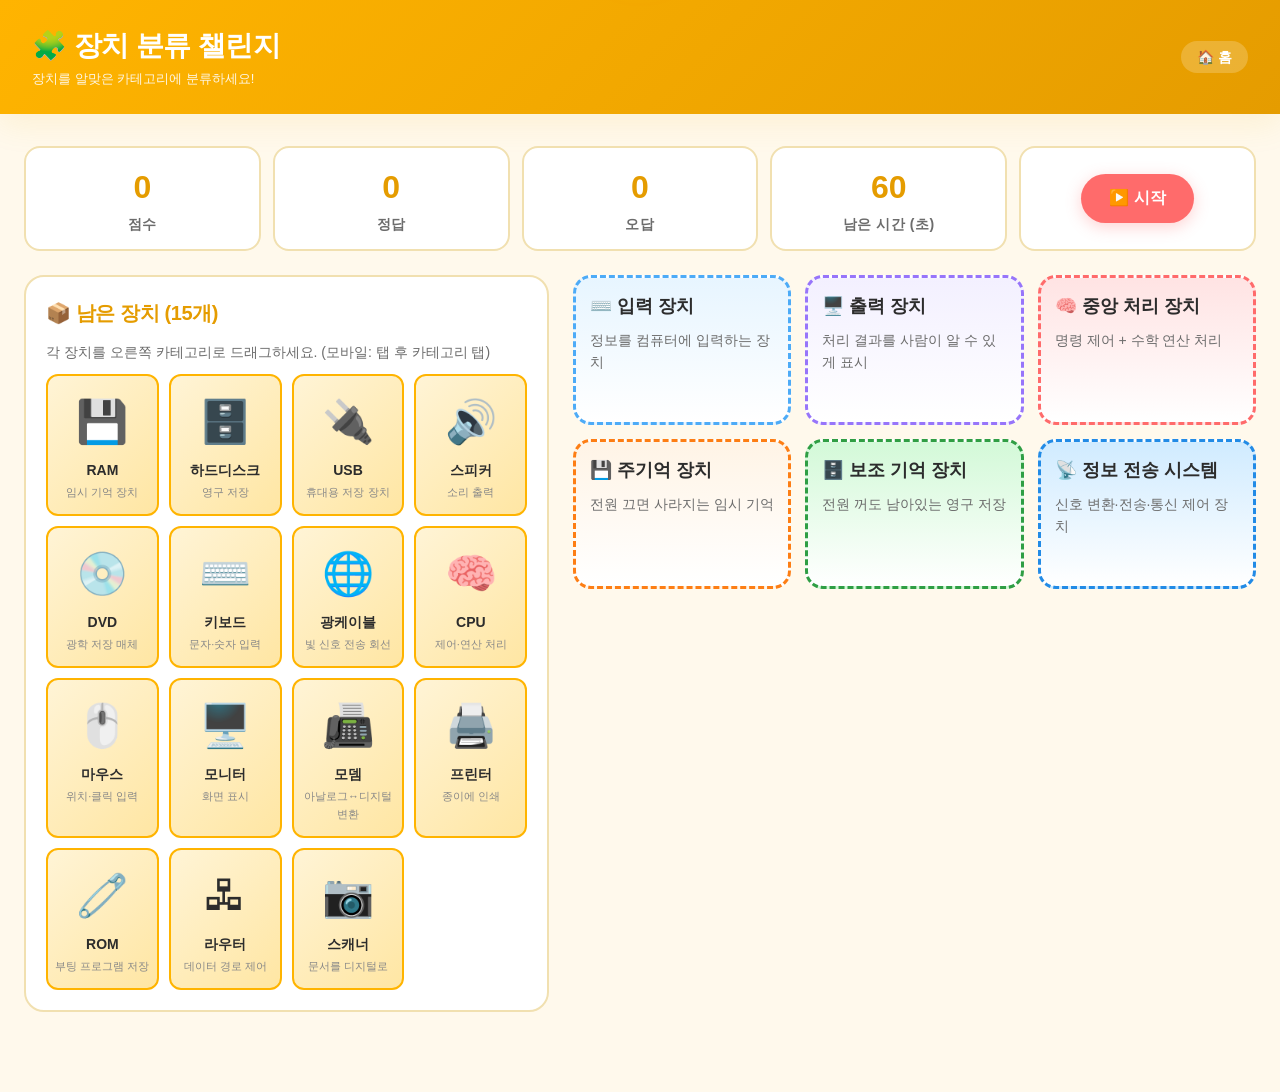
<file: activity_device_sort.html>
<!DOCTYPE html>
<html lang="ko">
<head>
<meta charset="UTF-8">
<meta name="viewport" content="width=device-width, initial-scale=1.0">
<title>학습활동 1 · 장치 분류 챌린지</title>
<link rel="stylesheet" href="css/style.css">
<style>
  body { font-size: 16px; }

  .game-status {
    display: grid;
    grid-template-columns: repeat(auto-fit, minmax(120px, 1fr));
    gap: 12px;
    margin-bottom: 24px;
  }
  .stat {
    background: white;
    border: 2px solid var(--border);
    border-radius: 16px;
    padding: 14px 18px;
    text-align: center;
  }
  .stat .value { font-size: 32px; font-weight: 900; color: var(--primary-dark); }
  .stat .label { font-size: 14px; color: var(--text-light); font-weight: 700; letter-spacing: 0.5px; }

  .game-area {
    display: grid;
    grid-template-columns: 1fr;
    gap: 24px;
  }
  @media (min-width: 900px) { .game-area { grid-template-columns: 1fr 1.3fr; } }

  .device-pool {
    background: white;
    border: 2px solid var(--border);
    border-radius: 20px;
    padding: 20px;
  }
  .device-pool h3 { color: var(--primary-dark); margin-bottom: 12px; font-size: 20px; }
  .device-pool .help-text { font-size: 14px; color: var(--text-light); margin-bottom: 10px; }

  .devices-grid {
    display: grid;
    grid-template-columns: repeat(auto-fill, minmax(100px, 1fr));
    gap: 10px;
    min-height: 200px;
  }

  .device {
    background: linear-gradient(135deg, #fff4d6 0%, #ffe6a3 100%);
    border: 2px solid var(--primary);
    border-radius: 12px;
    padding: 12px 6px;
    text-align: center;
    cursor: grab;
    user-select: none;
    transition: transform 0.15s;
  }
  .device:hover { transform: translateY(-2px); }
  .device.dragging { opacity: 0.4; }
  .device.selected { outline: 4px solid var(--accent); }
  .device.placed { display: none; }
  .device .emoji { font-size: 42px; display: block; }
  .device .name { font-size: 14px; font-weight: 800; margin-top: 4px; }
  .device .device-desc { font-size: 11px; color: #888; margin-top: 3px; }

  .categories {
    display: grid;
    grid-template-columns: repeat(auto-fit, minmax(200px, 1fr));
    gap: 14px;
  }
  .category {
    background: white;
    border: 3px dashed;
    border-radius: 18px;
    padding: 14px;
    min-height: 150px;
    transition: all 0.2s;
  }
  .category.drag-over { transform: scale(1.03); }

  .category.c-input { border-color: var(--blue); background: linear-gradient(180deg, #e7f5ff 0%, white 100%); }
  .category.c-output { border-color: var(--purple); background: linear-gradient(180deg, #f3f0ff 0%, white 100%); }
  .category.c-cpu { border-color: var(--accent); background: linear-gradient(180deg, #ffe3e3 0%, white 100%); }
  .category.c-ram { border-color: #fd7e14; background: linear-gradient(180deg, #fff4e6 0%, white 100%); }
  .category.c-storage { border-color: var(--green-dark); background: linear-gradient(180deg, #d3f9d8 0%, white 100%); }
  .category.c-transmit { border-color: #228be6; background: linear-gradient(180deg, #d0ebff 0%, white 100%); }

  .category h4 {
    font-size: 18px;
    margin-bottom: 8px;
    display: flex;
    align-items: center;
    gap: 6px;
  }
  .category .desc-text {
    font-size: 14px;
    color: var(--text-light);
    margin-bottom: 4px;
  }
  .category .items {
    display: flex;
    flex-wrap: wrap;
    gap: 6px;
    margin-top: 8px;
  }
  .category .item {
    background: white;
    border: 2px solid;
    border-radius: 10px;
    padding: 6px 10px;
    font-size: 14px;
    font-weight: 700;
    display: flex;
    align-items: center;
    gap: 4px;
  }
  .category.c-input .item { border-color: var(--blue); }
  .category.c-output .item { border-color: var(--purple); }
  .category.c-cpu .item { border-color: var(--accent); }
  .category.c-ram .item { border-color: #fd7e14; }
  .category.c-storage .item { border-color: var(--green-dark); }
  .category.c-transmit .item { border-color: #228be6; }

  .result-overlay {
    position: fixed;
    inset: 0;
    background: rgba(0,0,0,0.8);
    display: none;
    align-items: center;
    justify-content: center;
    z-index: 1000;
    padding: 24px;
  }
  .result-overlay.show { display: flex; }
  .result-card {
    background: white;
    border-radius: 28px;
    padding: 40px;
    max-width: 500px;
    width: 100%;
    text-align: center;
    animation: pop 0.4s;
  }
  .result-card .medal { font-size: 80px; }
  .result-card h2 { font-size: 30px; color: var(--primary-dark); margin: 12px 0; }
  .result-card .score { font-size: 52px; font-weight: 900; color: var(--accent); }
  .result-card p { font-size: 16px; }
</style>
</head>
<body>

<header class="app-header">
  <div>
    <h1>🧩 장치 분류 챌린지</h1>
    <div class="subtitle">장치를 알맞은 카테고리에 분류하세요!</div>
  </div>
  <nav><a href="/iv-1-02-simulator/index.html">🏠 홈</a></nav>
</header>

<div class="container">

  <div class="game-status">
    <div class="stat"><div class="value" id="score">0</div><div class="label">점수</div></div>
    <div class="stat"><div class="value" id="correct">0</div><div class="label">정답</div></div>
    <div class="stat"><div class="value" id="wrong">0</div><div class="label">오답</div></div>
    <div class="stat"><div class="value" id="timer">60</div><div class="label">남은 시간 (초)</div></div>
    <div class="stat" style="display:flex;align-items:center;justify-content:center;">
      <button class="btn btn-accent" id="startBtn">▶️ 시작</button>
    </div>
  </div>

  <div class="game-area">

    <div class="device-pool">
      <h3>📦 남은 장치 (<span id="remaining">15</span>개)</h3>
      <div class="help-text">
        각 장치를 오른쪽 카테고리로 드래그하세요. (모바일: 탭 후 카테고리 탭)
      </div>
      <div class="devices-grid" id="devicesGrid"></div>
    </div>

    <div>
      <div class="categories">
        <div class="category c-input" data-cat="input">
          <h4>⌨️ 입력 장치</h4>
          <div class="desc-text">정보를 컴퓨터에 입력하는 장치</div>
          <div class="items"></div>
        </div>
        <div class="category c-output" data-cat="output">
          <h4>🖥️ 출력 장치</h4>
          <div class="desc-text">처리 결과를 사람이 알 수 있게 표시</div>
          <div class="items"></div>
        </div>
        <div class="category c-cpu" data-cat="cpu">
          <h4>🧠 중앙 처리 장치</h4>
          <div class="desc-text">명령 제어 + 수학 연산 처리</div>
          <div class="items"></div>
        </div>
        <div class="category c-ram" data-cat="ram">
          <h4>💾 주기억 장치</h4>
          <div class="desc-text">전원 끄면 사라지는 임시 기억</div>
          <div class="items"></div>
        </div>
        <div class="category c-storage" data-cat="storage">
          <h4>🗄️ 보조 기억 장치</h4>
          <div class="desc-text">전원 꺼도 남아있는 영구 저장</div>
          <div class="items"></div>
        </div>
        <div class="category c-transmit" data-cat="transmit">
          <h4>📡 정보 전송 시스템</h4>
          <div class="desc-text">신호 변환·전송·통신 제어 장치</div>
          <div class="items"></div>
        </div>
      </div>
    </div>

  </div>

</div>

<div class="result-overlay" id="resultOverlay">
  <div class="result-card">
    <div class="medal" id="medal">🏆</div>
    <h2 id="resultTitle">결과!</h2>
    <div class="score" id="resultScore">0점</div>
    <div style="margin:16px 0;color:var(--text-light)" id="resultMsg"></div>
    <button class="btn" onclick="location.reload()">🔄 다시 도전</button>
    <button class="btn btn-secondary" onclick="location.href='/iv-1-02-simulator/index.html'">🏠 홈으로</button>
  </div>
</div>

<div class="toast" id="toast"></div>

<script>
const DEVICES = [
  { id: 'keyboard', name: '키보드', emoji: '⌨️', cat: 'input', desc: '문자·숫자 입력' },
  { id: 'mouse', name: '마우스', emoji: '🖱️', cat: 'input', desc: '위치·클릭 입력' },
  { id: 'scanner', name: '스캐너', emoji: '📷', cat: 'input', desc: '문서를 디지털로' },
  { id: 'monitor', name: '모니터', emoji: '🖥️', cat: 'output', desc: '화면 표시' },
  { id: 'printer', name: '프린터', emoji: '🖨️', cat: 'output', desc: '종이에 인쇄' },
  { id: 'speaker', name: '스피커', emoji: '🔊', cat: 'output', desc: '소리 출력' },
  { id: 'cpu', name: 'CPU', emoji: '🧠', cat: 'cpu', desc: '제어·연산 처리' },
  { id: 'ram', name: 'RAM', emoji: '💾', cat: 'ram', desc: '임시 기억 장치' },
  { id: 'rom', name: 'ROM', emoji: '🧷', cat: 'ram', desc: '부팅 프로그램 저장' },
  { id: 'hdd', name: '하드디스크', emoji: '🗄️', cat: 'storage', desc: '영구 저장' },
  { id: 'dvd', name: 'DVD', emoji: '💿', cat: 'storage', desc: '광학 저장 매체' },
  { id: 'usb', name: 'USB', emoji: '🔌', cat: 'storage', desc: '휴대용 저장 장치' },
  { id: 'modem', name: '모뎀', emoji: '📠', cat: 'transmit', desc: '아날로그↔디지털 변환' },
  { id: 'cable', name: '광케이블', emoji: '🌐', cat: 'transmit', desc: '빛 신호 전송 회선' },
  { id: 'router', name: '라우터', emoji: '🖧', cat: 'transmit', desc: '데이터 경로 제어' }
];

let score = 0, correct = 0, wrong = 0, timeLeft = 60, timerId = null, started = false;

const devicesGrid = document.getElementById('devicesGrid');
const scoreEl = document.getElementById('score');
const correctEl = document.getElementById('correct');
const wrongEl = document.getElementById('wrong');
const timerEl = document.getElementById('timer');
const remainingEl = document.getElementById('remaining');
const toast = document.getElementById('toast');

function showToast(text, cls = 'success') {
  toast.textContent = text;
  toast.className = 'toast show ' + cls;
  setTimeout(() => toast.className = 'toast', 1500);
}

function renderDevices() {
  devicesGrid.innerHTML = '';
  const shuffled = [...DEVICES].sort(() => Math.random() - 0.5);
  shuffled.forEach(d => {
    const el = document.createElement('div');
    el.className = 'device';
    el.draggable = true;
    el.dataset.id = d.id;
    el.dataset.cat = d.cat;
    el.dataset.name = d.name;
    el.innerHTML = `<span class="emoji">${d.emoji}</span><div class="name">${d.name}</div><div class="device-desc">${d.desc}</div>`;

    el.addEventListener('dragstart', e => {
      if (!started) { e.preventDefault(); showToast('▶️ 시작을 누르세요', 'error'); return; }
      dragging = el;
      el.classList.add('dragging');
    });
    el.addEventListener('dragend', () => {
      if (dragging) dragging.classList.remove('dragging');
      dragging = null;
    });
    el.addEventListener('click', () => {
      if (!started) { showToast('▶️ 시작을 누르세요', 'error'); return; }
      document.querySelectorAll('.device.selected').forEach(x => x.classList.remove('selected'));
      el.classList.add('selected');
      selected = el;
      showToast(`"${d.name}" 선택 · 카테고리를 탭하세요`);
    });

    devicesGrid.appendChild(el);
  });
  remainingEl.textContent = DEVICES.length;
}

let dragging = null;
let selected = null;

document.querySelectorAll('.category').forEach(cat => {
  cat.addEventListener('dragover', e => { e.preventDefault(); cat.classList.add('drag-over'); });
  cat.addEventListener('dragleave', () => cat.classList.remove('drag-over'));
  cat.addEventListener('drop', e => {
    e.preventDefault();
    cat.classList.remove('drag-over');
    if (!dragging) return;
    placeDevice(dragging, cat);
  });
  cat.addEventListener('click', () => {
    if (selected) {
      placeDevice(selected, cat);
      selected.classList.remove('selected');
      selected = null;
    }
  });
});

function placeDevice(device, cat) {
  const deviceCat = device.dataset.cat;
  const targetCat = cat.dataset.cat;
  const emoji = device.querySelector('.emoji').textContent;
  const name = device.dataset.name;

  if (deviceCat === targetCat) {
    score += 10;
    correct++;
    const item = document.createElement('div');
    item.className = 'item';
    item.innerHTML = `${emoji} ${name}`;
    cat.querySelector('.items').appendChild(item);
    device.classList.add('placed');
    showToast(`✅ 정답! +10점`, 'success');
  } else {
    score = Math.max(0, score - 3);
    wrong++;
    cat.style.animation = 'shake 0.4s';
    setTimeout(() => cat.style.animation = '', 400);
    showToast(`❌ ${name}은(는) 다른 카테고리!`, 'error');
  }

  updateUI();

  const remaining = document.querySelectorAll('.device:not(.placed)').length;
  remainingEl.textContent = remaining;

  if (remaining === 0) finish();
}

function updateUI() {
  scoreEl.textContent = score;
  correctEl.textContent = correct;
  wrongEl.textContent = wrong;
}

function tick() {
  timeLeft--;
  timerEl.textContent = timeLeft;
  if (timeLeft <= 10) timerEl.style.color = 'var(--accent)';
  if (timeLeft <= 0) finish();
}

function startGame() {
  if (started) return;
  started = true;
  document.getElementById('startBtn').disabled = true;
  document.getElementById('startBtn').textContent = '게임 중...';
  timerId = setInterval(tick, 1000);
}

function finish() {
  clearInterval(timerId);
  started = false;
  const overlay = document.getElementById('resultOverlay');
  const titleEl = document.getElementById('resultTitle');
  const scoreEl2 = document.getElementById('resultScore');
  const msgEl = document.getElementById('resultMsg');
  const medalEl = document.getElementById('medal');

  scoreEl2.textContent = score + '점';
  const pct = (correct / DEVICES.length) * 100;
  if (pct >= 90) { medalEl.textContent = '🥇'; titleEl.textContent = '정보통신 마스터!'; msgEl.textContent = '완벽한 분류 실력입니다!'; }
  else if (pct >= 70) { medalEl.textContent = '🥈'; titleEl.textContent = '훌륭해요!'; msgEl.textContent = '조금만 더 연습하면 완벽!'; }
  else if (pct >= 50) { medalEl.textContent = '🥉'; titleEl.textContent = '괜찮아요!'; msgEl.textContent = '교과서를 한 번 더 복습해 봐요.'; }
  else { medalEl.textContent = '💪'; titleEl.textContent = '도전!'; msgEl.textContent = '다시 한 번 시도해 볼까요?'; }

  msgEl.innerHTML += `<br>정답 ${correct} · 오답 ${wrong}`;
  overlay.classList.add('show');
}

document.getElementById('startBtn').addEventListener('click', startGame);
renderDevices();
</script>

</body>
</html>
</file>
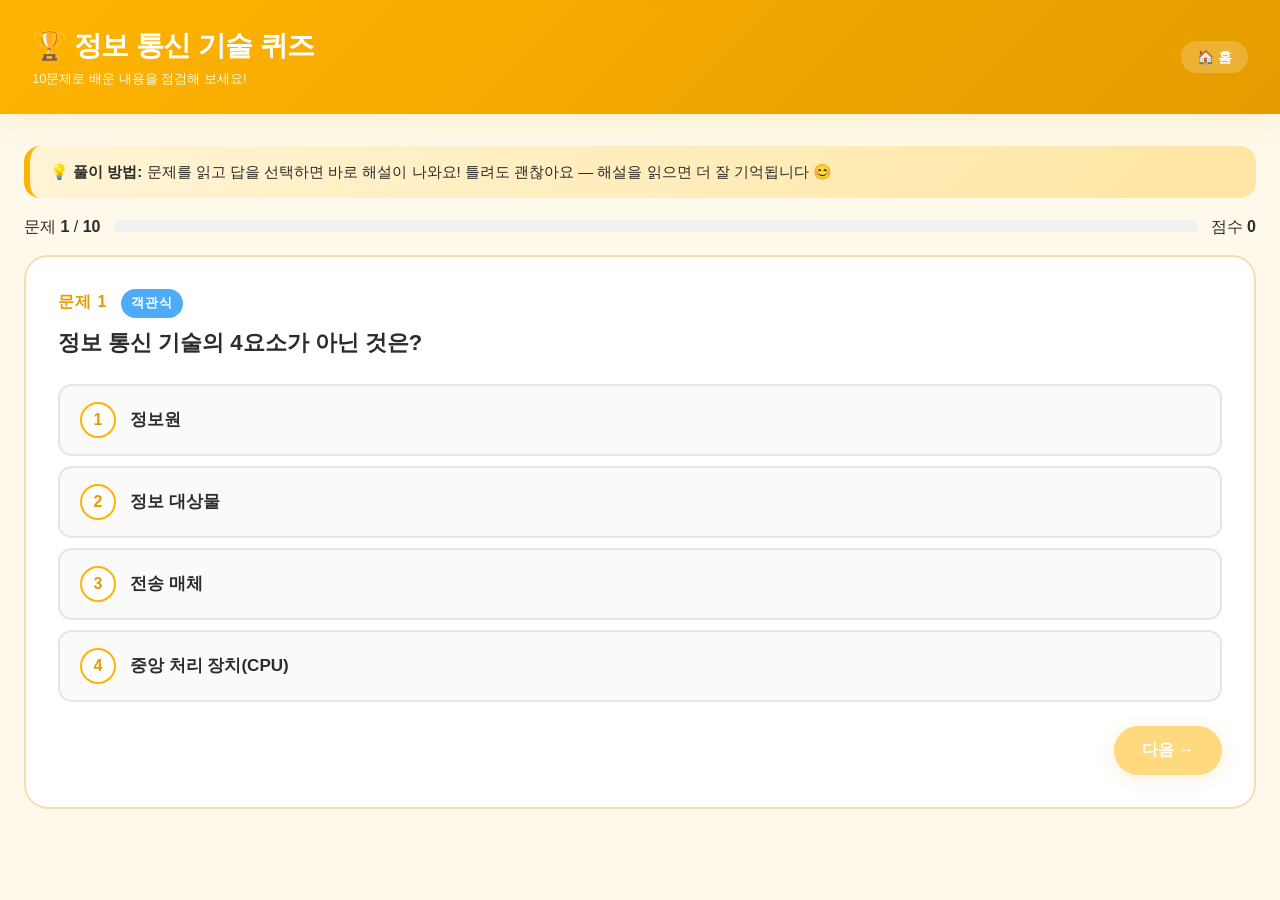
<file: activity_quiz.html>
<!DOCTYPE html>
<html lang="ko">
<head>
<meta charset="UTF-8">
<meta name="viewport" content="width=device-width, initial-scale=1.0">
<title>학습활동 3 · 정보 통신 기술 퀴즈</title>
<link rel="stylesheet" href="css/style.css">
<style>
  body { font-size: 16px; }

  .quiz-top {
    display: flex;
    justify-content: space-between;
    align-items: center;
    margin-bottom: 16px;
    flex-wrap: wrap;
    gap: 12px;
  }
  .quiz-progress {
    flex: 1;
    min-width: 200px;
    height: 12px;
    background: #f1f1f1;
    border-radius: 999px;
    overflow: hidden;
  }
  .quiz-progress-fill {
    height: 100%;
    background: linear-gradient(90deg, var(--primary), var(--green));
    width: 0%;
    transition: width 0.3s;
  }

  .q-card {
    background: white;
    border-radius: 24px;
    padding: 32px;
    border: 2px solid var(--border);
    min-height: 400px;
  }

  .q-number {
    color: var(--primary-dark);
    font-weight: 800;
    font-size: 16px;
    letter-spacing: 1px;
    margin-bottom: 8px;
  }
  .q-type-badge {
    display: inline-block;
    padding: 4px 10px;
    border-radius: 999px;
    font-size: 13px;
    font-weight: 800;
    margin-left: 8px;
    background: var(--blue);
    color: white;
  }
  .q-type-badge.ox { background: var(--accent); }
  .q-type-badge.fill { background: var(--purple); }
  .q-type-badge.case { background: var(--green-dark); }

  .q-text {
    font-size: 22px;
    font-weight: 800;
    line-height: 1.55;
    margin-bottom: 24px;
    color: var(--text);
  }
  .q-text .blank {
    display: inline-block;
    min-width: 100px;
    padding: 4px 12px;
    border-bottom: 3px dashed var(--primary);
    color: var(--primary-dark);
  }

  .options {
    display: grid;
    gap: 10px;
  }
  .option {
    background: #fafafa;
    border: 2px solid #e5e5e5;
    border-radius: 14px;
    padding: 16px 20px;
    cursor: pointer;
    transition: all 0.15s;
    display: flex;
    align-items: center;
    gap: 14px;
    font-size: 17px;
    font-weight: 600;
  }
  .option:hover { border-color: var(--primary); background: #fff4d6; }
  .option.selected { border-color: var(--primary); background: #fff4d6; }
  .option.correct { border-color: var(--green); background: #d3f9d8; }
  .option.wrong { border-color: var(--accent); background: #ffe3e3; }
  .option .num {
    width: 36px; height: 36px;
    background: white;
    border: 2px solid var(--primary);
    border-radius: 50%;
    display: flex; align-items: center; justify-content: center;
    font-weight: 800;
    font-size: 16px;
    color: var(--primary-dark);
    flex-shrink: 0;
  }
  .option.correct .num { background: var(--green); border-color: var(--green); color: white; }
  .option.wrong .num { background: var(--accent); border-color: var(--accent); color: white; }

  .fill-input {
    font-size: 20px;
    padding: 12px 20px;
    border: 2px solid var(--border);
    border-radius: 14px;
    width: 100%;
    max-width: 300px;
    font-family: inherit;
    outline: none;
  }
  .fill-input:focus { border-color: var(--primary); }

  .ox-buttons {
    display: flex;
    gap: 16px;
    justify-content: center;
  }
  .ox-btn {
    width: 140px; height: 140px;
    border-radius: 50%;
    border: 4px solid;
    background: white;
    font-size: 64px;
    font-weight: 900;
    cursor: pointer;
    transition: all 0.2s;
  }
  .ox-btn.O { border-color: var(--green); color: var(--green-dark); }
  .ox-btn.X { border-color: var(--accent); color: var(--accent); }
  .ox-btn:hover { transform: scale(1.05); }
  .ox-btn.selected { transform: scale(1.1); box-shadow: var(--shadow-lg); }

  .explanation-box {
    margin-top: 20px;
    padding: 16px 20px;
    background: #fff4d6;
    border-left: 6px solid var(--primary);
    border-radius: 12px;
    font-size: 16px;
    line-height: 1.8;
    display: none;
  }
  .explanation-box.show { display: block; }
  .explanation-box.correct { background: #d3f9d8; border-left-color: var(--green); }
  .explanation-box.wrong { background: #ffe3e3; border-left-color: var(--accent); }

  .q-footer {
    display: flex;
    justify-content: space-between;
    margin-top: 24px;
    gap: 12px;
    flex-wrap: wrap;
  }

  .result-screen {
    text-align: center;
    padding: 40px 20px;
  }
  .result-screen .big-medal { font-size: 120px; }
  .result-screen h2 { font-size: 34px; margin: 12px 0; color: var(--primary-dark); }
  .result-screen .big-score { font-size: 76px; font-weight: 900; color: var(--accent); margin: 16px 0; }

  .review-list {
    text-align: left;
    max-width: 600px;
    margin: 20px auto;
    background: #fafafa;
    border-radius: 16px;
    padding: 20px;
  }
  .review-item {
    display: flex;
    gap: 12px;
    padding: 10px 0;
    border-bottom: 1px solid #e5e5e5;
    font-size: 15px;
  }
  .review-item:last-child { border-bottom: none; }
  .review-item.correct::before { content: "✅"; }
  .review-item.wrong::before { content: "❌"; }
</style>
</head>
<body>

<header class="app-header">
  <div>
    <h1>🏆 정보 통신 기술 퀴즈</h1>
    <div class="subtitle">10문제로 배운 내용을 점검해 보세요!</div>
  </div>
  <nav><a href="/iv-1-02-simulator/index.html">🏠 홈</a></nav>
</header>

<div class="container">

  <div style="background:linear-gradient(135deg,#fff4d6,#ffe6a3);border-radius:16px;padding:14px 20px;margin-bottom:16px;border-left:6px solid #ffb400;font-size:15px;">
    💡 <strong>풀이 방법:</strong> 문제를 읽고 답을 선택하면 바로 해설이 나와요! 틀려도 괜찮아요 — 해설을 읽으면 더 잘 기억됩니다 😊
  </div>

  <div class="quiz-top">
    <div>문제 <strong id="qCur">1</strong> / <strong id="qTotal">10</strong></div>
    <div class="quiz-progress"><div class="quiz-progress-fill" id="quizProgress"></div></div>
    <div>점수 <strong id="qScore">0</strong></div>
  </div>

  <div class="q-card" id="qCard"></div>

</div>

<div class="toast" id="toast"></div>

<script>
const QUESTIONS = [
  {
    type: 'mc',
    text: '정보 통신 기술의 <strong>4요소</strong>가 아닌 것은?',
    options: ['정보원', '정보 대상물', '전송 매체', '<strong>중앙 처리 장치(CPU)</strong>'],
    answer: 3,
    explain: '정보 통신 기술의 4요소는 ①정보원, ②정보 대상물, ③전송 매체, ④정보 목적지입니다. CPU(중앙 처리 장치)는 컴퓨터 내부 부품으로, 4요소가 아니라 "정보 처리 시스템"에 속해요!'
  },
  {
    type: 'case',
    text: '카톡으로 친구에게 "안녕"이라고 보낼 때, <strong>"안녕"이라는 메시지</strong>는 4요소 중 무엇에 해당할까요?',
    options: ['정보원', '정보 목적지', '<strong>정보 대상물</strong>', '전송 매체'],
    answer: 2,
    explain: '"안녕"이라는 메시지 자체가 전달하려는 내용 → 정보 대상물입니다. 메시지를 보내는 나 = 정보원, 메시지를 받는 친구 = 정보 목적지, 카톡 네트워크(서버·케이블) = 전송 매체예요.'
  },
  {
    type: 'mc',
    text: '중앙 처리 장치(CPU)에 대한 설명으로 <strong>옳은 것</strong>은?',
    options: [
      '처리된 정보를 영구적으로 저장한다.',
      '<strong>제어 기능과 연산 기능을 수행하는 장치</strong>이다.',
      '문자, 그림, 음성을 컴퓨터가 이해할 수 있는 신호로 바꾼다.',
      '정보 처리 결과를 인간이 볼 수 있도록 보여준다.'
    ],
    answer: 1,
    explain: 'CPU는 컴퓨터의 두뇌! 제어 기능(다른 장치에 명령)과 연산 기능(계산 처리) 두 가지를 합니다. ①은 보조기억장치(HDD/SSD)의 역할, ③은 입력장치(키보드/마이크)의 역할, ④는 출력장치(모니터/스피커)의 역할이에요.'
  },
  {
    type: 'ox',
    text: '"신호 변환 장치(모뎀)"는 <strong>디지털 신호를 아날로그 신호로만 바꾸는</strong> 장치이다.',
    answer: 'X',
    explain: '모뎀은 양방향 변환 장치입니다! 송신할 때는 디지털→아날로그, 수신할 때는 아날로그→디지털로 변환해요. 한쪽 방향만 된다면 통신이 불가능하겠죠?'
  },
  {
    type: 'fill',
    text: '정보 처리 시스템의 구성 중 <span class="blank" id="blank1">___</span>은(는) 데이터를 일시적으로 저장하며, 대표적으로 RAM과 ROM이 있습니다.',
    accept: ['주기억 장치', '주기억장치', '메인 메모리', '주 기억 장치'],
    explain: '주기억 장치는 전원을 끄면 내용이 사라지는 임시 저장 공간(RAM)과 변하지 않는 읽기 전용 메모리(ROM)로 구성됩니다. 반면 보조기억장치(HDD, SSD, USB)는 전원이 꺼져도 내용이 유지돼요!'
  },
  {
    type: 'mc',
    text: '<strong>정보 전송 시스템</strong>의 구성 요소가 아닌 것은?',
    options: ['단말 장치', '전송 회선', '<strong>보조 기억 장치</strong>', '통신 제어 장치'],
    answer: 2,
    explain: '정보 전송 시스템 = 단말 장치 + 신호 변환 장치(모뎀) + 전송 회선 + 통신 제어 장치(라우터)입니다. 보조 기억 장치(하드디스크, USB 등)는 컴퓨터 내부의 정보 처리 시스템에 속해요.'
  },
  {
    type: 'case',
    text: '광 케이블과 동축 케이블은 어떤 장치에 해당할까요?',
    options: ['신호 변환 장치', '<strong>전송 회선</strong>', '통신 제어 장치', '단말 장치'],
    answer: 1,
    explain: '전송 회선은 신호가 이동하는 물리적 통로입니다. 광 케이블은 빛 신호, 동축 케이블은 전기 신호를 사용해요. 현재 인터넷 백본망은 대부분 광 케이블을 사용합니다!'
  },
  {
    type: 'ox',
    text: '입력 장치는 <strong>문자, 그림, 음성, 영상</strong> 등의 자료를 컴퓨터가 이해할 수 있는 신호로 바꾸어 준다.',
    answer: 'O',
    explain: '정답! 입력 장치는 아날로그 신호를 디지털로 변환합니다. 키보드(키 누름→전기신호), 마우스(움직임→좌표), 마이크(소리→디지털 음성), 터치스크린(접촉→좌표) 모두 입력 장치예요.'
  },
  {
    type: 'fill',
    text: '컴퓨터의 실행 환경을 설정하고 모든 장치의 데이터 교환을 원활하게 해 주는 장치는 <span class="blank">___</span>이다.',
    accept: ['메인 보드', '메인보드', 'mainboard', '마더보드'],
    explain: '메인 보드(마더보드)는 CPU·RAM·저장장치·입출력장치를 모두 연결하는 기반 보드입니다. 부품들이 데이터를 주고받는 "버스(고속도로)" 역할을 하며, BIOS/UEFI 설정도 메인 보드에 저장돼요.'
  },
  {
    type: 'mc',
    text: '다음 중 <strong>보조 기억 장치</strong>만 묶은 것은?',
    options: [
      '키보드, 마우스, 스캐너',
      '모니터, 프린터, 스피커',
      '<strong>하드디스크, DVD, USB</strong>',
      'RAM, ROM, 레지스터'
    ],
    answer: 2,
    explain: '보조 기억 장치는 전원이 꺼져도 데이터가 남는 비휘발성 저장장치입니다. HDD(자기 원판), DVD(레이저), USB·SSD(플래시 메모리). ①은 입력장치, ②는 출력장치, ④는 주기억장치(RAM/ROM) 묶음이에요.'
  }
];

let curIdx = 0;
let score = 0;
let answers = []; // { correct: bool, userAnswer, question }
let answered = false;

const qCard = document.getElementById('qCard');
const qCur = document.getElementById('qCur');
const qTotal = document.getElementById('qTotal');
const qScore = document.getElementById('qScore');
const quizProgress = document.getElementById('quizProgress');
const toast = document.getElementById('toast');

qTotal.textContent = QUESTIONS.length;

function showToast(text, cls = 'success') {
  toast.textContent = text;
  toast.className = 'toast show ' + cls;
  setTimeout(() => toast.className = 'toast', 1500);
}

function render() {
  if (curIdx >= QUESTIONS.length) { renderResult(); return; }
  const q = QUESTIONS[curIdx];
  answered = false;
  qCur.textContent = curIdx + 1;
  quizProgress.style.width = ((curIdx) / QUESTIONS.length * 100) + '%';

  const typeBadge = { mc: ['객관식', 'mc'], ox: ['O/X', 'ox'], fill: ['빈칸 채우기', 'fill'], case: ['사례 적용', 'case'] }[q.type];

  let body = '';
  if (q.type === 'mc' || q.type === 'case') {
    body = `<div class="options">` + q.options.map((opt, i) => `
      <div class="option" data-i="${i}">
        <div class="num">${i + 1}</div>
        <div>${opt}</div>
      </div>
    `).join('') + `</div>`;
  } else if (q.type === 'ox') {
    body = `<div class="ox-buttons">
      <button class="ox-btn O" data-v="O">O</button>
      <button class="ox-btn X" data-v="X">X</button>
    </div>`;
  } else if (q.type === 'fill') {
    body = `<div style="text-align:center;">
      <input class="fill-input" id="fillInput" placeholder="답을 입력하세요" autocomplete="off">
      <div style="margin-top:14px;"><button class="btn" id="fillSubmit">제출</button></div>
    </div>`;
  }

  qCard.innerHTML = `
    <div class="q-number">문제 ${curIdx + 1} <span class="q-type-badge ${typeBadge[1]}">${typeBadge[0]}</span></div>
    <div class="q-text">${q.text}</div>
    ${body}
    <div class="explanation-box" id="explanation"></div>
    <div class="q-footer">
      <div></div>
      <button class="btn" id="nextBtn" disabled>다음 →</button>
    </div>
  `;

  // Attach handlers
  if (q.type === 'mc' || q.type === 'case') {
    qCard.querySelectorAll('.option').forEach(opt => {
      opt.addEventListener('click', () => selectMC(parseInt(opt.dataset.i)));
    });
  } else if (q.type === 'ox') {
    qCard.querySelectorAll('.ox-btn').forEach(btn => {
      btn.addEventListener('click', () => selectOX(btn.dataset.v));
    });
  } else if (q.type === 'fill') {
    const input = document.getElementById('fillInput');
    input.focus();
    input.addEventListener('keydown', e => { if (e.key === 'Enter') submitFill(); });
    document.getElementById('fillSubmit').addEventListener('click', submitFill);
  }

  document.getElementById('nextBtn').addEventListener('click', () => {
    curIdx++;
    render();
  });
}

function selectMC(i) {
  if (answered) return;
  answered = true;
  const q = QUESTIONS[curIdx];
  const opts = qCard.querySelectorAll('.option');
  opts[q.answer].classList.add('correct');
  const isCorrect = i === q.answer;
  if (!isCorrect) opts[i].classList.add('wrong');

  finishQuestion(isCorrect, i);
}

function selectOX(v) {
  if (answered) return;
  answered = true;
  const q = QUESTIONS[curIdx];
  const selected = qCard.querySelector(`.ox-btn[data-v="${v}"]`);
  const correctBtn = qCard.querySelector(`.ox-btn[data-v="${q.answer}"]`);
  selected.classList.add('selected');
  const isCorrect = v === q.answer;
  if (isCorrect) { selected.style.background = '#d3f9d8'; }
  else {
    selected.style.background = '#ffe3e3';
    correctBtn.style.background = '#d3f9d8';
    correctBtn.classList.add('selected');
  }
  finishQuestion(isCorrect, v);
}

function submitFill() {
  if (answered) return;
  const q = QUESTIONS[curIdx];
  const input = document.getElementById('fillInput');
  const val = input.value.trim();
  if (!val) { showToast('답을 입력해 주세요', 'error'); return; }
  answered = true;
  const normalized = val.replace(/\s+/g, ' ').toLowerCase();
  const isCorrect = q.accept.some(a => a.toLowerCase().replace(/\s+/g, ' ') === normalized);
  input.style.borderColor = isCorrect ? 'var(--green)' : 'var(--accent)';
  input.style.background = isCorrect ? '#d3f9d8' : '#ffe3e3';
  input.disabled = true;
  document.getElementById('fillSubmit').disabled = true;
  finishQuestion(isCorrect, val);
}

function finishQuestion(isCorrect, userAnswer) {
  const q = QUESTIONS[curIdx];
  if (isCorrect) { score += 10; showToast('✅ 정답! +10점', 'success'); }
  else { showToast('❌ 오답', 'error'); }
  qScore.textContent = score;
  answers.push({ correct: isCorrect, userAnswer, question: q });

  const expEl = document.getElementById('explanation');
  expEl.innerHTML = `<strong>${isCorrect ? '✅ 정답!' : '❌ 오답'}</strong> · ${q.explain}`;
  expEl.className = 'explanation-box show ' + (isCorrect ? 'correct' : 'wrong');

  document.getElementById('nextBtn').disabled = false;
  if (curIdx === QUESTIONS.length - 1) {
    document.getElementById('nextBtn').textContent = '결과 보기 →';
  }
}

function renderResult() {
  quizProgress.style.width = '100%';
  const pct = score / (QUESTIONS.length * 10) * 100;
  let medal, title, msg;
  if (pct >= 90) { medal = '🥇'; title = '정보통신 마스터!'; msg = '완벽한 이해도입니다. 선생님도 깜짝 놀랄 실력이에요!'; }
  else if (pct >= 70) { medal = '🥈'; title = '훌륭합니다!'; msg = '핵심은 잘 알고 있어요. 틀린 부분만 복습해 봅시다.'; }
  else if (pct >= 50) { medal = '🥉'; title = '괜찮아요'; msg = '교과서와 시뮬레이터를 한 번 더 돌려보면 더 잘할 수 있어요.'; }
  else { medal = '💪'; title = '다시 도전!'; msg = '시뮬레이터로 개념을 다시 체험하고 와요.'; }

  const review = answers.map((a, i) => `
    <div class="review-item ${a.correct ? 'correct' : 'wrong'}">
      <div><strong>Q${i + 1}.</strong> ${a.question.text.replace(/<[^>]*>/g, '').slice(0, 40)}...</div>
    </div>
  `).join('');

  qCard.innerHTML = `
    <div class="result-screen">
      <div class="big-medal">${medal}</div>
      <h2>${title}</h2>
      <div class="big-score">${score} / ${QUESTIONS.length * 10}</div>
      <div style="color:var(--text-light);font-size:15px;">${msg}</div>
      <div class="review-list">${review}</div>
      <div style="display:flex;gap:12px;justify-content:center;flex-wrap:wrap;margin-top:20px;">
        <button class="btn" onclick="location.reload()">🔄 다시 풀기</button>
        <button class="btn btn-secondary" onclick="location.href='/iv-1-02-simulator/index.html'">🏠 홈으로</button>
      </div>
    </div>
  `;
}

render();
</script>

</body>
</html>
</file>
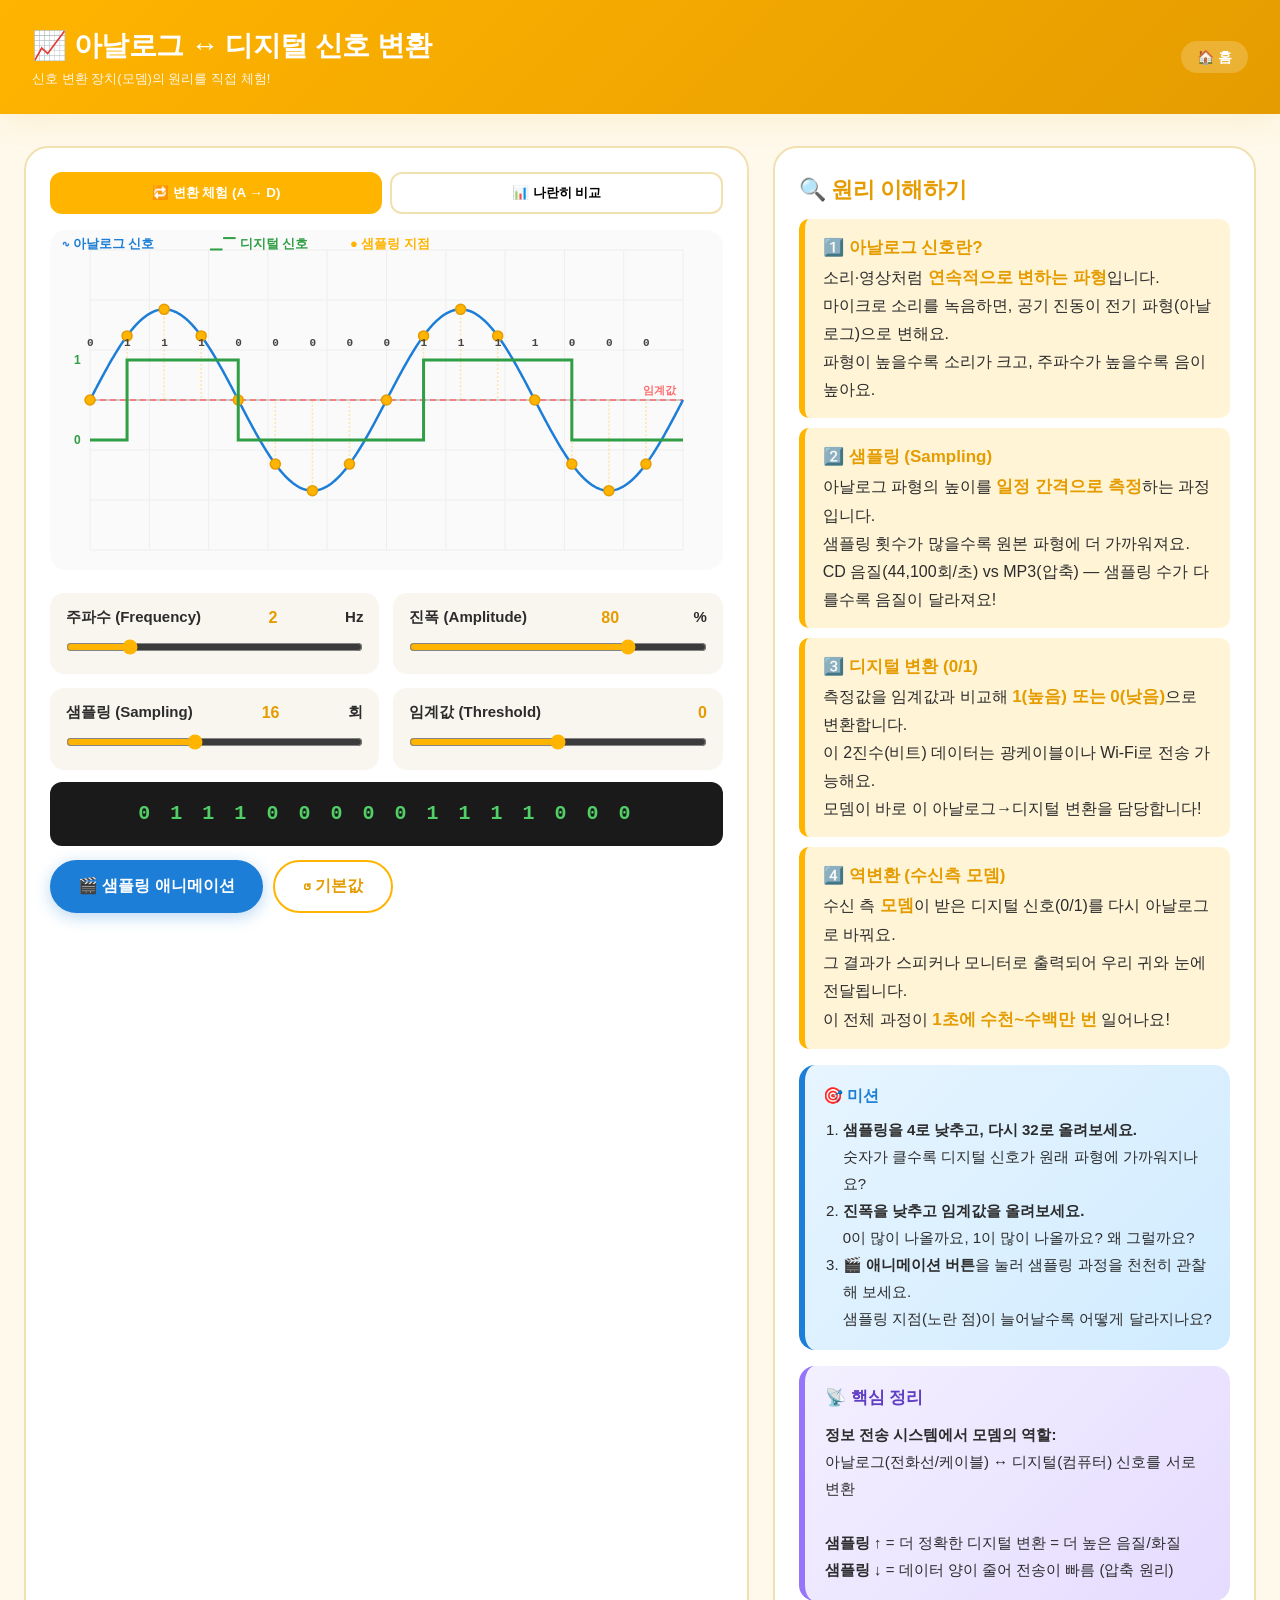
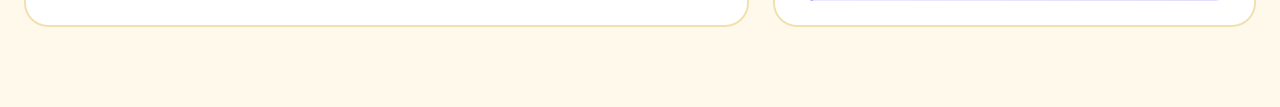
<file: activity_signal.html>
<!DOCTYPE html>
<html lang="ko">
<head>
<meta charset="UTF-8">
<meta name="viewport" content="width=device-width, initial-scale=1.0">
<title>학습활동 2 · 아날로그 ↔ 디지털 신호 변환</title>
<link rel="stylesheet" href="css/style.css">
<style>
  body { font-size: 16px; }

  .layout {
    display: grid;
    grid-template-columns: 1fr;
    gap: 24px;
  }
  @media (min-width: 1000px) { .layout { grid-template-columns: 1.5fr 1fr; } }

  .canvas-wrap {
    background: white;
    border-radius: 24px;
    padding: 24px;
    border: 2px solid var(--border);
  }
  canvas {
    width: 100%;
    height: 340px;
    background: #fafafa;
    border-radius: 16px;
    touch-action: none;
  }

  .signal-controls {
    display: grid;
    grid-template-columns: 1fr 1fr;
    gap: 14px;
    margin-top: 16px;
  }
  .slider-group { background: #f9f6ef; border-radius: 14px; padding: 12px 16px; }
  .slider-group label {
    display: flex;
    justify-content: space-between;
    font-weight: 700;
    font-size: 15px;
    margin-bottom: 6px;
  }
  .slider-group label span { font-size: 16px; font-weight: 900; color: var(--primary-dark); }
  .slider-group input[type=range] {
    width: 100%;
    accent-color: var(--primary);
  }

  .explanation {
    background: white;
    border-radius: 24px;
    padding: 24px;
    border: 2px solid var(--border);
  }
  .explanation h3 { color: var(--primary-dark); margin-bottom: 12px; font-size: 22px; }

  .step {
    background: #fff4d6;
    border-left: 6px solid var(--primary);
    border-radius: 10px;
    padding: 14px 18px;
    margin: 10px 0;
    font-size: 16px;
    line-height: 1.75;
  }
  .step strong { color: var(--primary-dark); font-size: 17px; }

  .binary-display {
    font-family: 'Courier New', monospace;
    font-size: 20px;
    font-weight: bold;
    background: #1a1a1a;
    color: #51cf66;
    padding: 16px;
    border-radius: 12px;
    overflow-x: auto;
    white-space: nowrap;
    letter-spacing: 4px;
    text-align: center;
    margin: 12px 0;
  }

  .mode-toggle {
    display: flex;
    gap: 8px;
    margin-bottom: 16px;
  }
  .mode-toggle button {
    flex: 1;
    padding: 10px;
    border: 2px solid var(--border);
    background: white;
    border-radius: 12px;
    font-weight: 700;
    cursor: pointer;
    font-family: inherit;
    transition: all 0.2s;
  }
  .mode-toggle button.active {
    background: var(--primary);
    border-color: var(--primary);
    color: white;
  }

  .challenge {
    background: linear-gradient(135deg, #e7f5ff 0%, #d0ebff 100%);
    border-radius: 16px;
    padding: 18px;
    margin-top: 16px;
    border-left: 6px solid var(--blue-dark);
  }
  .challenge h4 { color: var(--blue-dark); margin-bottom: 8px; }
  .challenge ol li { font-size: 15px; line-height: 1.8; }
</style>
</head>
<body>

<header class="app-header">
  <div>
    <h1>📈 아날로그 ↔ 디지털 신호 변환</h1>
    <div class="subtitle">신호 변환 장치(모뎀)의 원리를 직접 체험!</div>
  </div>
  <nav><a href="/iv-1-02-simulator/index.html">🏠 홈</a></nav>
</header>

<div class="container">

  <div class="layout">

    <div class="canvas-wrap">
      <div class="mode-toggle">
        <button class="active" data-mode="convert">🔁 변환 체험 (A → D)</button>
        <button data-mode="compare">📊 나란히 비교</button>
      </div>

      <canvas id="canvas" width="900" height="340"></canvas>

      <div class="signal-controls">
        <div class="slider-group">
          <label>주파수 (Frequency) <span id="freqVal">2</span> Hz</label>
          <input type="range" id="freq" min="1" max="6" step="0.5" value="2">
        </div>
        <div class="slider-group">
          <label>진폭 (Amplitude) <span id="ampVal">80</span> %</label>
          <input type="range" id="amp" min="20" max="100" step="5" value="80">
        </div>
        <div class="slider-group">
          <label>샘플링 (Sampling) <span id="sampleVal">16</span> 회</label>
          <input type="range" id="sample" min="4" max="32" step="2" value="16">
        </div>
        <div class="slider-group">
          <label>임계값 (Threshold) <span id="thresholdVal">0</span></label>
          <input type="range" id="threshold" min="-50" max="50" step="5" value="0">
        </div>
      </div>

      <div class="binary-display" id="binaryDisplay">0101010101010101</div>

      <div style="display:flex;gap:10px;margin-top:14px;flex-wrap:wrap;">
        <button class="btn btn-blue" id="animateBtn">🎬 샘플링 애니메이션</button>
        <button class="btn btn-secondary" id="resetBtn">↺ 기본값</button>
      </div>
    </div>

    <div class="explanation">
      <h3>🔍 원리 이해하기</h3>

      <div class="step">
        <strong>1️⃣ 아날로그 신호란?</strong><br>
        소리·영상처럼 <strong>연속적으로 변하는 파형</strong>입니다.<br>마이크로 소리를 녹음하면, 공기 진동이 전기 파형(아날로그)으로 변해요.<br>파형이 높을수록 소리가 크고, 주파수가 높을수록 음이 높아요.
      </div>

      <div class="step">
        <strong>2️⃣ 샘플링 (Sampling)</strong><br>
        아날로그 파형의 높이를 <strong>일정 간격으로 측정</strong>하는 과정입니다.<br>샘플링 횟수가 많을수록 원본 파형에 더 가까워져요.<br>CD 음질(44,100회/초) vs MP3(압축) — 샘플링 수가 다를수록 음질이 달라져요!
      </div>

      <div class="step">
        <strong>3️⃣ 디지털 변환 (0/1)</strong><br>
        측정값을 임계값과 비교해 <strong>1(높음) 또는 0(낮음)</strong>으로 변환합니다.<br>이 2진수(비트) 데이터는 광케이블이나 Wi-Fi로 전송 가능해요.<br>모뎀이 바로 이 아날로그→디지털 변환을 담당합니다!
      </div>

      <div class="step">
        <strong>4️⃣ 역변환 (수신측 모뎀)</strong><br>
        수신 측 <strong>모뎀</strong>이 받은 디지털 신호(0/1)를 다시 아날로그로 바꿔요.<br>그 결과가 스피커나 모니터로 출력되어 우리 귀와 눈에 전달됩니다.<br>이 전체 과정이 <strong>1초에 수천~수백만 번</strong> 일어나요!
      </div>

      <div class="challenge">
        <h4>🎯 미션</h4>
        <ol style="padding-left:20px;">
          <li><strong>샘플링을 4로 낮추고, 다시 32로 올려보세요.</strong><br>숫자가 클수록 디지털 신호가 원래 파형에 가까워지나요?</li>
          <li><strong>진폭을 낮추고 임계값을 올려보세요.</strong><br>0이 많이 나올까요, 1이 많이 나올까요? 왜 그럴까요?</li>
          <li><strong>🎬 애니메이션 버튼</strong>을 눌러 샘플링 과정을 천천히 관찰해 보세요.<br>샘플링 지점(노란 점)이 늘어날수록 어떻게 달라지나요?</li>
        </ol>
      </div>

      <div style="background:linear-gradient(135deg,#f3f0ff,#e5dbff);border-radius:16px;padding:18px 20px;margin-top:16px;border-left:6px solid #9775fa;">
        <h4 style="color:#5f3dc4;font-size:17px;margin-bottom:10px;">📡 핵심 정리</h4>
        <div style="font-size:15px;line-height:1.8;">
          <strong>정보 전송 시스템에서 모뎀의 역할:</strong><br>
          아날로그(전화선/케이블) ↔ 디지털(컴퓨터) 신호를 서로 변환<br><br>
          <strong>샘플링 ↑</strong> = 더 정확한 디지털 변환 = 더 높은 음질/화질<br>
          <strong>샘플링 ↓</strong> = 데이터 양이 줄어 전송이 빠름 (압축 원리)
        </div>
      </div>
    </div>

  </div>

</div>

<script>
const canvas = document.getElementById('canvas');
const ctx = canvas.getContext('2d');

const freqInput = document.getElementById('freq');
const ampInput = document.getElementById('amp');
const sampleInput = document.getElementById('sample');
const thresholdInput = document.getElementById('threshold');

const freqVal = document.getElementById('freqVal');
const ampVal = document.getElementById('ampVal');
const sampleVal = document.getElementById('sampleVal');
const thresholdVal = document.getElementById('thresholdVal');

const binaryDisplay = document.getElementById('binaryDisplay');

let mode = 'convert';
let animateIdx = null;

function resize() {
  const dpr = window.devicePixelRatio || 1;
  const w = canvas.clientWidth;
  const h = canvas.clientHeight;
  canvas.width = w * dpr;
  canvas.height = h * dpr;
  ctx.setTransform(dpr, 0, 0, dpr, 0, 0);
  draw();
}
window.addEventListener('resize', resize);

function draw() {
  const W = canvas.clientWidth;
  const H = canvas.clientHeight;
  ctx.clearRect(0, 0, W, H);

  const freq = parseFloat(freqInput.value);
  const amp = parseFloat(ampInput.value) / 100;
  const samples = parseInt(sampleInput.value);
  const threshold = parseFloat(thresholdInput.value) / 100;

  const midY = H / 2;
  const margin = 40;
  const innerW = W - margin * 2;

  // Grid
  ctx.strokeStyle = '#eee';
  ctx.lineWidth = 1;
  for (let x = margin; x <= W - margin; x += innerW / 10) {
    ctx.beginPath(); ctx.moveTo(x, 20); ctx.lineTo(x, H - 20); ctx.stroke();
  }
  for (let y = 20; y <= H - 20; y += (H - 40) / 6) {
    ctx.beginPath(); ctx.moveTo(margin, y); ctx.lineTo(W - margin, y); ctx.stroke();
  }

  // X-axis
  ctx.strokeStyle = '#bbb';
  ctx.lineWidth = 1.5;
  ctx.beginPath(); ctx.moveTo(margin, midY); ctx.lineTo(W - margin, midY); ctx.stroke();

  // Threshold line
  const thresholdY = midY - threshold * (H / 3);
  ctx.strokeStyle = '#ff6b6b';
  ctx.setLineDash([6, 4]);
  ctx.beginPath(); ctx.moveTo(margin, thresholdY); ctx.lineTo(W - margin, thresholdY); ctx.stroke();
  ctx.setLineDash([]);
  ctx.fillStyle = '#ff6b6b';
  ctx.font = 'bold 11px sans-serif';
  ctx.fillText('임계값', W - margin - 40, thresholdY - 6);

  // Analog wave
  ctx.strokeStyle = '#1c7ed6';
  ctx.lineWidth = 2.5;
  ctx.beginPath();
  for (let x = 0; x <= innerW; x++) {
    const t = x / innerW;
    const y = midY - Math.sin(t * Math.PI * 2 * freq) * (H / 3) * amp;
    if (x === 0) ctx.moveTo(margin + x, y); else ctx.lineTo(margin + x, y);
  }
  ctx.stroke();

  // Sample points & digital signal
  const bits = [];
  const sampleXs = [];
  for (let i = 0; i < samples; i++) {
    const t = i / samples;
    const x = margin + t * innerW;
    const analogY = midY - Math.sin(t * Math.PI * 2 * freq) * (H / 3) * amp;
    const bit = analogY < thresholdY ? 1 : 0; // y is inverted; lower y = higher signal
    bits.push(bit);
    sampleXs.push(x);

    // Sample marker (dot)
    ctx.fillStyle = '#ffb400';
    ctx.beginPath(); ctx.arc(x, analogY, 5, 0, Math.PI * 2); ctx.fill();
    ctx.strokeStyle = '#e59c00';
    ctx.lineWidth = 1.5;
    ctx.stroke();

    // Drop line
    ctx.strokeStyle = 'rgba(255, 180, 0, 0.3)';
    ctx.setLineDash([2, 2]);
    ctx.beginPath(); ctx.moveTo(x, analogY); ctx.lineTo(x, midY); ctx.stroke();
    ctx.setLineDash([]);
  }

  // Draw digital signal (square wave)
  if (mode === 'convert' || mode === 'compare') {
    const baseY = mode === 'compare' ? H - 60 : midY;
    const lowY = baseY + 40;
    const highY = baseY - 40;

    ctx.strokeStyle = '#2f9e44';
    ctx.lineWidth = 3;
    ctx.beginPath();
    for (let i = 0; i < bits.length; i++) {
      const x1 = sampleXs[i];
      const x2 = i < bits.length - 1 ? sampleXs[i + 1] : (margin + innerW);
      const y = bits[i] === 1 ? highY : lowY;
      if (i === 0) ctx.moveTo(x1, y); else {
        const prevY = bits[i - 1] === 1 ? highY : lowY;
        if (prevY !== y) ctx.lineTo(x1, y);
        else ctx.lineTo(x1, y);
      }
      ctx.lineTo(x2, y);
    }
    ctx.stroke();

    // Labels
    ctx.fillStyle = '#2f9e44';
    ctx.font = 'bold 12px sans-serif';
    ctx.fillText('1', margin - 16, highY + 4);
    ctx.fillText('0', margin - 16, lowY + 4);

    // Bit labels
    ctx.fillStyle = '#444';
    ctx.font = 'bold 11px monospace';
    for (let i = 0; i < bits.length && i < 32; i++) {
      ctx.fillText(bits[i], sampleXs[i] - 3, highY - 14);
    }
  }

  // Legend
  ctx.fillStyle = '#1c7ed6';
  ctx.font = 'bold 13px sans-serif';
  ctx.fillText('∿ 아날로그 신호', 12, 18);
  ctx.fillStyle = '#2f9e44';
  ctx.fillText('▁▔ 디지털 신호', 160, 18);
  ctx.fillStyle = '#ffb400';
  ctx.fillText('● 샘플링 지점', 300, 18);

  // Binary display
  binaryDisplay.textContent = bits.join(' ');
}

[freqInput, ampInput, sampleInput, thresholdInput].forEach(input => {
  input.addEventListener('input', () => {
    freqVal.textContent = freqInput.value;
    ampVal.textContent = ampInput.value;
    sampleVal.textContent = sampleInput.value;
    thresholdVal.textContent = thresholdInput.value;
    draw();
  });
});

document.querySelectorAll('.mode-toggle button').forEach(btn => {
  btn.addEventListener('click', () => {
    document.querySelectorAll('.mode-toggle button').forEach(b => b.classList.remove('active'));
    btn.classList.add('active');
    mode = btn.dataset.mode;
    draw();
  });
});

document.getElementById('animateBtn').addEventListener('click', () => {
  if (animateIdx !== null) return;
  const target = parseInt(sampleInput.value);
  let cur = 2;
  sampleInput.value = cur;
  sampleVal.textContent = cur;
  draw();
  animateIdx = setInterval(() => {
    cur += 2;
    if (cur > target) {
      clearInterval(animateIdx);
      animateIdx = null;
      return;
    }
    sampleInput.value = cur;
    sampleVal.textContent = cur;
    draw();
  }, 200);
});

document.getElementById('resetBtn').addEventListener('click', () => {
  freqInput.value = 2; ampInput.value = 80; sampleInput.value = 16; thresholdInput.value = 0;
  freqVal.textContent = 2; ampVal.textContent = 80; sampleVal.textContent = 16; thresholdVal.textContent = 0;
  draw();
});

resize();
</script>

</body>
</html>
</file>
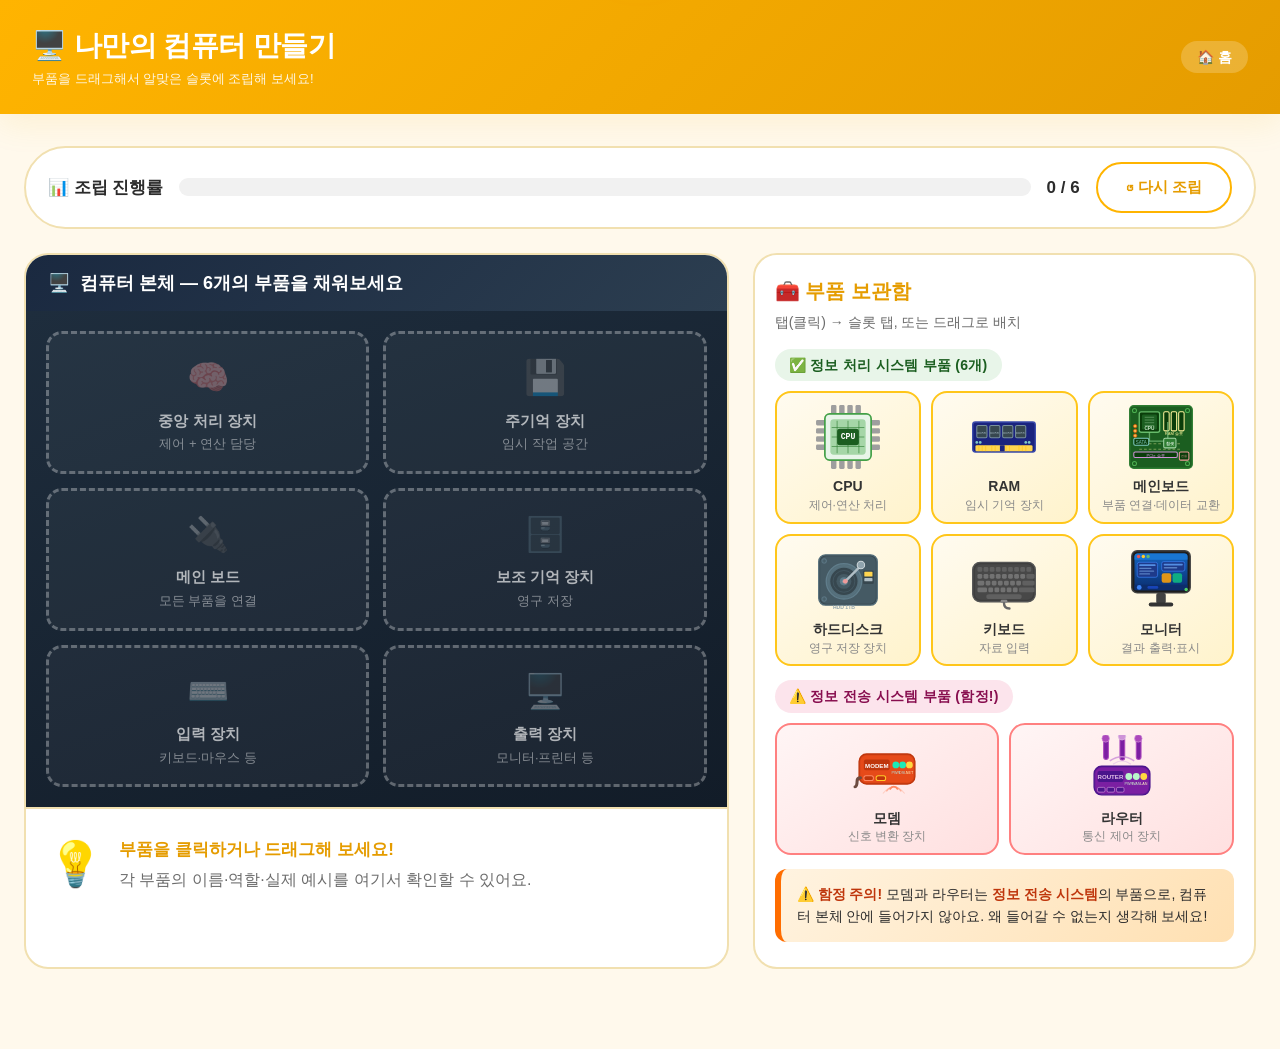
<file: simulator_build_computer.html>
<!DOCTYPE html>
<html lang="ko">
<head>
<meta charset="UTF-8">
<meta name="viewport" content="width=device-width, initial-scale=1.0">
<title>시뮬레이터 2 · 나만의 컴퓨터 만들기</title>
<link rel="stylesheet" href="css/style.css">
<style>
body { font-size: 16px; }

.build-layout {
  display: grid;
  grid-template-columns: 1fr;
  gap: 24px;
}
@media (min-width: 1060px) {
  .build-layout { grid-template-columns: 1.4fr 1fr; }
}

/* ── 상태바 ── */
.status-bar {
  display: flex;
  align-items: center;
  gap: 16px;
  margin-bottom: 24px;
  padding: 14px 22px;
  background: white;
  border-radius: 999px;
  border: 2px solid var(--border);
  flex-wrap: wrap;
}
.status-label { font-size: 17px; font-weight: 800; white-space: nowrap; }
.progress-wrap {
  flex: 1; min-width: 160px;
  height: 18px;
  background: #f1f1f1;
  border-radius: 999px;
  overflow: hidden;
}
.progress-fill {
  height: 100%;
  background: linear-gradient(90deg, var(--primary), var(--green));
  width: 0%;
  transition: width 0.4s;
  border-radius: 999px;
}
.progress-text { font-size: 17px; font-weight: 800; white-space: nowrap; }

/* ── 컴퓨터 케이스 ── */
.computer-case {
  background: white;
  border-radius: 24px;
  border: 2px solid var(--border);
  overflow: hidden;
}
.case-header {
  background: linear-gradient(135deg, #1a2940 0%, #2c3e50 100%);
  padding: 14px 22px;
  font-size: 18px;
  font-weight: 800;
  color: white;
  display: flex;
  align-items: center;
  gap: 10px;
}
.case-visual {
  background: linear-gradient(160deg, #1e2d3d 0%, #121c28 100%);
  padding: 20px;
  display: grid;
  grid-template-columns: 1fr 1fr;
  gap: 14px;
}

.slot {
  border: 3px dashed rgba(255,255,255,0.3);
  border-radius: 16px;
  padding: 16px 10px;
  min-height: 120px;
  display: flex;
  flex-direction: column;
  align-items: center;
  justify-content: center;
  color: rgba(255,255,255,0.65);
  text-align: center;
  transition: all 0.25s;
  cursor: pointer;
  background: rgba(255,255,255,0.04);
  position: relative;
}
.slot:hover:not(.filled-correct) { background: rgba(255,255,255,0.09); border-color: rgba(255,255,255,0.5); }
.slot.drag-over { border-color: var(--primary); background: rgba(255,180,0,0.18); transform: scale(1.03); }
.slot.filled-correct { border-style: solid; border-color: #51cf66; background: rgba(81,207,102,0.14); animation: pop 0.35s; }
.slot.filled-wrong { animation: shake 0.4s; border-color: #ff6b6b; background: rgba(255,107,107,0.15); }
.slot .slot-ico { font-size: 34px; margin-bottom: 6px; opacity: 0.55; }
.slot .slot-name { font-size: 15px; font-weight: 800; line-height: 1.3; }
.slot .slot-hint { font-size: 13px; opacity: 0.7; margin-top: 4px; }
.slot.filled-correct .placed-ico { font-size: 40px; margin-bottom: 6px; }
.slot.filled-correct .placed-name { font-size: 16px; font-weight: 800; color: white; }
.slot.filled-correct .placed-ok { font-size: 13px; color: #51cf66; margin-top: 4px; font-weight: 700; }

/* ── 정보 패널 ── */
.info-panel {
  padding: 20px 22px;
  border-top: 2px solid var(--border);
  min-height: 160px;
}
.info-default {
  display: flex;
  align-items: center;
  gap: 16px;
  color: var(--text-light);
  font-size: 16px;
}
.info-default .hint-ico { font-size: 44px; }
.info-card { display: none; }
.info-card.visible { display: block; }
.info-card-header {
  display: flex;
  align-items: flex-start;
  gap: 16px;
  margin-bottom: 14px;
}
.info-card-header .svg-frame {
  width: 100px; height: 100px;
  flex-shrink: 0;
  background: #f8f8f8;
  border-radius: 16px;
  border: 2px solid var(--border);
  display: flex; align-items: center; justify-content: center;
  padding: 6px;
}
.info-card-header .svg-frame svg { width: 88px; height: 88px; }
.info-card-title {
  font-size: 21px;
  font-weight: 800;
  line-height: 1.2;
  color: var(--text);
  margin-bottom: 6px;
}
.analogy-pill {
  display: inline-flex;
  align-items: center;
  gap: 6px;
  background: #fff4d6;
  border: 2px solid var(--primary);
  border-radius: 999px;
  padding: 5px 14px;
  font-size: 14px;
  font-weight: 700;
  color: #7a5200;
  margin-bottom: 10px;
}
.trap-pill {
  display: inline-flex;
  align-items: center;
  gap: 6px;
  background: #ffe5e5;
  border: 2px solid #ff6b6b;
  border-radius: 999px;
  padding: 5px 14px;
  font-size: 14px;
  font-weight: 700;
  color: #c62828;
  margin-bottom: 10px;
}
.info-desc {
  font-size: 15px;
  line-height: 1.75;
  color: #333;
  margin-bottom: 12px;
}
.example-row {
  display: flex;
  flex-wrap: wrap;
  gap: 7px;
  margin-top: 6px;
}
.ex-tag {
  background: #e8f5e9;
  color: #1b5e20;
  border-radius: 999px;
  padding: 4px 13px;
  font-size: 13px;
  font-weight: 700;
}
.ex-tag.orange { background: #fff3e0; color: #e65100; }
.ex-tag.blue   { background: #e3f2fd; color: #0d47a1; }
.ex-tag.purple { background: #f3e5f5; color: #4a148c; }
.ex-tag.red    { background: #fce4ec; color: #880e4f; }

/* ── 부품 보관함 ── */
.parts-tray {
  background: white;
  border-radius: 24px;
  border: 2px solid var(--border);
  padding: 20px;
}
.tray-title { font-size: 20px; font-weight: 800; color: var(--primary-dark); margin-bottom: 4px; }
.tray-sub { font-size: 14px; color: var(--text-light); margin-bottom: 16px; }

.section-label {
  font-size: 14px;
  font-weight: 800;
  letter-spacing: 0.02em;
  padding: 5px 14px;
  border-radius: 999px;
  display: inline-block;
  margin-bottom: 10px;
}
.label-ok   { background: #e8f5e9; color: #1b5e20; }
.label-trap { background: #fce4ec; color: #880e4f; }

.parts-pool {
  display: grid;
  grid-template-columns: repeat(3, 1fr);
  gap: 10px;
  margin-bottom: 14px;
}
.trap-pool {
  display: grid;
  grid-template-columns: repeat(2, 1fr);
  gap: 10px;
}
.part {
  background: linear-gradient(145deg, #fffbf0 0%, #fff3cc 100%);
  border: 2.5px solid #ffc61a;
  border-radius: 16px;
  padding: 10px 6px 8px;
  text-align: center;
  cursor: grab;
  transition: all 0.2s;
  user-select: none;
}
.part:hover:not(.used) { transform: translateY(-4px); box-shadow: 0 8px 20px rgba(0,0,0,0.12); }
.part.dragging { opacity: 0.25; transform: scale(0.95); }
.part.used { display: none; }
.part.selected { outline: 4px solid var(--primary); outline-offset: 2px; }
.part .p-svg { width: 68px; height: 68px; margin: 0 auto 7px; display: block; }
.part .p-svg svg { width: 68px; height: 68px; }
.part .p-name { font-size: 14px; font-weight: 800; color: #333; line-height: 1.2; }
.part .p-role { font-size: 12px; color: #888; margin-top: 3px; line-height: 1.3; }

.part.trap-part {
  background: linear-gradient(145deg, #fff5f5 0%, #ffe0e0 100%);
  border-color: #ff8080;
}

.trap-warning {
  margin-top: 14px;
  background: linear-gradient(135deg, #fff3e0 0%, #ffe0b2 100%);
  border-left: 6px solid #ff6d00;
  border-radius: 12px;
  padding: 14px 16px;
  font-size: 14px;
  line-height: 1.6;
}
.trap-warning strong { color: #bf360c; }

/* ── 부트 오버레이 ── */
.boot-overlay {
  position: fixed; inset: 0;
  background: #080e14;
  display: none;
  align-items: center;
  justify-content: center;
  z-index: 1000;
  padding: 32px;
}
.boot-overlay.show { display: flex; }
.boot-terminal {
  max-width: 660px; width: 100%;
  background: #0d1117;
  border-radius: 18px;
  padding: 32px 36px;
  font-family: 'Courier New', monospace;
  font-size: 17px;
  color: #51cf66;
  line-height: 2;
  box-shadow: 0 0 80px rgba(81,207,102,0.2);
  border: 1px solid #21262d;
}
.boot-bar {
  display: flex; align-items: center; gap: 8px;
  margin-bottom: 18px;
  padding-bottom: 14px;
  border-bottom: 1px solid #21262d;
}
.boot-dot { width: 14px; height: 14px; border-radius: 50%; }
.boot-close-btn {
  margin-top: 24px;
  background: #21262d;
  color: #51cf66;
  border: 1px solid #30363d;
  padding: 10px 28px;
  border-radius: 999px;
  font-family: monospace;
  font-size: 15px;
  cursor: pointer;
  transition: background 0.2s;
  display: block;
}
.boot-close-btn:hover { background: #30363d; }
</style>
</head>
<body>

<header class="app-header">
  <div>
    <h1>🖥️ 나만의 컴퓨터 만들기</h1>
    <div class="subtitle">부품을 드래그해서 알맞은 슬롯에 조립해 보세요!</div>
  </div>
  <nav><a href="/iv-1-02-simulator/index.html">🏠 홈</a></nav>
</header>

<div class="container">

  <div class="status-bar">
    <div class="status-label">📊 조립 진행률</div>
    <div class="progress-wrap"><div class="progress-fill" id="progressFill"></div></div>
    <div class="progress-text" id="progressText">0 / 6</div>
    <button class="btn btn-secondary" id="resetBtn" style="font-size:15px;">↺ 다시 조립</button>
  </div>

  <div class="build-layout">

    <!-- ── 왼쪽: 본체 + 정보 패널 ── -->
    <div class="computer-case">

      <div class="case-header">
        <span>🖥️</span> 컴퓨터 본체 — 6개의 부품을 채워보세요
      </div>

      <div class="case-visual" id="caseVisual">
        <div class="slot" data-slot="cpu">
          <div class="slot-ico">🧠</div>
          <div class="slot-name">중앙 처리 장치</div>
          <div class="slot-hint">제어 + 연산 담당</div>
        </div>
        <div class="slot" data-slot="ram">
          <div class="slot-ico">💾</div>
          <div class="slot-name">주기억 장치</div>
          <div class="slot-hint">임시 작업 공간</div>
        </div>
        <div class="slot" data-slot="mainboard">
          <div class="slot-ico">🔌</div>
          <div class="slot-name">메인 보드</div>
          <div class="slot-hint">모든 부품을 연결</div>
        </div>
        <div class="slot" data-slot="storage">
          <div class="slot-ico">🗄️</div>
          <div class="slot-name">보조 기억 장치</div>
          <div class="slot-hint">영구 저장</div>
        </div>
        <div class="slot" data-slot="input">
          <div class="slot-ico">⌨️</div>
          <div class="slot-name">입력 장치</div>
          <div class="slot-hint">키보드·마우스 등</div>
        </div>
        <div class="slot" data-slot="output">
          <div class="slot-ico">🖥️</div>
          <div class="slot-name">출력 장치</div>
          <div class="slot-hint">모니터·프린터 등</div>
        </div>
      </div>

      <!-- 정보 패널 -->
      <div class="info-panel">
        <div class="info-default" id="infoDefault">
          <div class="hint-ico">💡</div>
          <div>
            <div style="font-size:17px;font-weight:800;color:var(--primary-dark);margin-bottom:4px;">부품을 클릭하거나 드래그해 보세요!</div>
            각 부품의 이름·역할·실제 예시를 여기서 확인할 수 있어요.
          </div>
        </div>
        <div class="info-card" id="infoCard">
          <div class="info-card-header">
            <div class="svg-frame" id="infoSvgFrame"></div>
            <div>
              <div class="info-card-title" id="infoTitle"></div>
              <div id="infoPill"></div>
            </div>
          </div>
          <div class="info-desc" id="infoDesc"></div>
          <div class="example-row" id="infoExamples"></div>
        </div>
      </div>

    </div>

    <!-- ── 오른쪽: 부품 보관함 ── -->
    <div class="parts-tray">
      <div class="tray-title">🧰 부품 보관함</div>
      <div class="tray-sub">탭(클릭) → 슬롯 탭, 또는 드래그로 배치</div>

      <div class="section-label label-ok">✅ 정보 처리 시스템 부품 (6개)</div>
      <div class="parts-pool" id="partsPool">

        <div class="part" draggable="true" data-part="cpu" data-name="CPU">
          <div class="p-svg" id="tray-cpu"></div>
          <div class="p-name">CPU</div>
          <div class="p-role">제어·연산 처리</div>
        </div>
        <div class="part" draggable="true" data-part="ram" data-name="RAM">
          <div class="p-svg" id="tray-ram"></div>
          <div class="p-name">RAM</div>
          <div class="p-role">임시 기억 장치</div>
        </div>
        <div class="part" draggable="true" data-part="mainboard" data-name="메인보드">
          <div class="p-svg" id="tray-mainboard"></div>
          <div class="p-name">메인보드</div>
          <div class="p-role">부품 연결·데이터 교환</div>
        </div>
        <div class="part" draggable="true" data-part="storage" data-name="하드디스크">
          <div class="p-svg" id="tray-storage"></div>
          <div class="p-name">하드디스크</div>
          <div class="p-role">영구 저장 장치</div>
        </div>
        <div class="part" draggable="true" data-part="input" data-name="키보드">
          <div class="p-svg" id="tray-input"></div>
          <div class="p-name">키보드</div>
          <div class="p-role">자료 입력</div>
        </div>
        <div class="part" draggable="true" data-part="output" data-name="모니터">
          <div class="p-svg" id="tray-output"></div>
          <div class="p-name">모니터</div>
          <div class="p-role">결과 출력·표시</div>
        </div>
      </div>

      <div class="section-label label-trap">⚠️ 정보 전송 시스템 부품 (함정!)</div>
      <div class="trap-pool">
        <div class="part trap-part" draggable="true" data-part="modem" data-name="모뎀">
          <div class="p-svg" id="tray-modem"></div>
          <div class="p-name">모뎀</div>
          <div class="p-role">신호 변환 장치</div>
        </div>
        <div class="part trap-part" draggable="true" data-part="router" data-name="라우터">
          <div class="p-svg" id="tray-router"></div>
          <div class="p-name">라우터</div>
          <div class="p-role">통신 제어 장치</div>
        </div>
      </div>

      <div class="trap-warning">
        <strong>⚠️ 함정 주의!</strong> 모뎀과 라우터는 <strong>정보 전송 시스템</strong>의 부품으로,
        컴퓨터 본체 안에 들어가지 않아요. 왜 들어갈 수 없는지 생각해 보세요!
      </div>
    </div>

  </div>
</div>

<!-- 부트 오버레이 -->
<div class="boot-overlay" id="bootOverlay">
  <div class="boot-terminal">
    <div class="boot-bar">
      <div class="boot-dot" style="background:#ff5f56"></div>
      <div class="boot-dot" style="background:#ffbd2e"></div>
      <div class="boot-dot" style="background:#27c93f"></div>
      <span style="margin-left:8px;font-size:13px;color:#8b949e;">BIOS — 부팅 시퀀스</span>
    </div>
    <div id="bootLines"></div>
    <button class="boot-close-btn" id="bootCloseBtn">[ 닫기 / ESC ]</button>
  </div>
</div>

<div class="toast" id="toast"></div>

<script>
// ══════════════════════════════════════════
//  SVG 그래픽 데이터
// ══════════════════════════════════════════
const SVGS = {
  cpu: `<svg viewBox="0 0 100 100" xmlns="http://www.w3.org/2000/svg">
    <rect x="25" y="3" width="8" height="14" rx="2" fill="#9e9e9e"/>
    <rect x="37" y="3" width="8" height="14" rx="2" fill="#9e9e9e"/>
    <rect x="49" y="3" width="8" height="14" rx="2" fill="#9e9e9e"/>
    <rect x="61" y="3" width="8" height="14" rx="2" fill="#9e9e9e"/>
    <rect x="25" y="83" width="8" height="14" rx="2" fill="#9e9e9e"/>
    <rect x="37" y="83" width="8" height="14" rx="2" fill="#9e9e9e"/>
    <rect x="49" y="83" width="8" height="14" rx="2" fill="#9e9e9e"/>
    <rect x="61" y="83" width="8" height="14" rx="2" fill="#9e9e9e"/>
    <rect x="3" y="25" width="14" height="8" rx="2" fill="#9e9e9e"/>
    <rect x="3" y="37" width="14" height="8" rx="2" fill="#9e9e9e"/>
    <rect x="3" y="49" width="14" height="8" rx="2" fill="#9e9e9e"/>
    <rect x="3" y="61" width="14" height="8" rx="2" fill="#9e9e9e"/>
    <rect x="83" y="25" width="14" height="8" rx="2" fill="#9e9e9e"/>
    <rect x="83" y="37" width="14" height="8" rx="2" fill="#9e9e9e"/>
    <rect x="83" y="49" width="14" height="8" rx="2" fill="#9e9e9e"/>
    <rect x="83" y="61" width="14" height="8" rx="2" fill="#9e9e9e"/>
    <rect x="16" y="16" width="68" height="68" rx="7" fill="#e8f5e9" stroke="#43a047" stroke-width="2.5"/>
    <rect x="24" y="24" width="52" height="52" rx="5" fill="#a5d6a7"/>
    <line x1="34" y1="26" x2="34" y2="74" stroke="#2e7d32" stroke-width="1.5" opacity="0.6"/>
    <line x1="50" y1="26" x2="50" y2="74" stroke="#2e7d32" stroke-width="1.5" opacity="0.6"/>
    <line x1="66" y1="26" x2="66" y2="74" stroke="#2e7d32" stroke-width="1.5" opacity="0.6"/>
    <line x1="26" y1="36" x2="74" y2="36" stroke="#2e7d32" stroke-width="1.5" opacity="0.6"/>
    <line x1="26" y1="50" x2="74" y2="50" stroke="#2e7d32" stroke-width="1.5" opacity="0.6"/>
    <line x1="26" y1="64" x2="74" y2="64" stroke="#2e7d32" stroke-width="1.5" opacity="0.6"/>
    <rect x="34" y="38" width="32" height="24" rx="4" fill="#1b5e20"/>
    <text x="50" y="53" text-anchor="middle" font-size="12" font-weight="bold" fill="white" font-family="monospace">CPU</text>
  </svg>`,

  ram: `<svg viewBox="0 0 100 100" xmlns="http://www.w3.org/2000/svg">
    <rect x="4" y="28" width="92" height="44" rx="4" fill="#1a237e" stroke="#3949ab" stroke-width="2"/>
    <rect x="8" y="62" width="84" height="9" rx="2" fill="#ffd54f"/>
    <rect x="44" y="62" width="7" height="9" rx="1" fill="#1a237e"/>
    <rect x="10" y="33" width="15" height="18" rx="2" fill="#37474f" stroke="#78909c" stroke-width="1.5"/>
    <rect x="29" y="33" width="15" height="18" rx="2" fill="#37474f" stroke="#78909c" stroke-width="1.5"/>
    <rect x="48" y="33" width="15" height="18" rx="2" fill="#37474f" stroke="#78909c" stroke-width="1.5"/>
    <rect x="67" y="33" width="15" height="18" rx="2" fill="#37474f" stroke="#78909c" stroke-width="1.5"/>
    <text x="17" y="45" text-anchor="middle" font-size="5.5" fill="#90a4ae" font-family="monospace">DDR5</text>
    <text x="36" y="45" text-anchor="middle" font-size="5.5" fill="#90a4ae" font-family="monospace">DDR5</text>
    <text x="55" y="45" text-anchor="middle" font-size="5.5" fill="#90a4ae" font-family="monospace">DDR5</text>
    <text x="74" y="45" text-anchor="middle" font-size="5.5" fill="#90a4ae" font-family="monospace">DDR5</text>
    <circle cx="10" cy="58" r="2" fill="#80cbc4"/><circle cx="15" cy="58" r="2" fill="#80cbc4"/>
    <circle cx="82" cy="58" r="2" fill="#80cbc4"/><circle cx="87" cy="58" r="2" fill="#80cbc4"/>
    <line x1="13" y1="62" x2="13" y2="71" stroke="#ffc107" stroke-width="1.5" opacity="0.5"/>
    <line x1="18" y1="62" x2="18" y2="71" stroke="#ffc107" stroke-width="1.5" opacity="0.5"/>
    <line x1="23" y1="62" x2="23" y2="71" stroke="#ffc107" stroke-width="1.5" opacity="0.5"/>
    <line x1="32" y1="62" x2="32" y2="71" stroke="#ffc107" stroke-width="1.5" opacity="0.5"/>
    <line x1="37" y1="62" x2="37" y2="71" stroke="#ffc107" stroke-width="1.5" opacity="0.5"/>
    <line x1="53" y1="62" x2="53" y2="71" stroke="#ffc107" stroke-width="1.5" opacity="0.5"/>
    <line x1="58" y1="62" x2="58" y2="71" stroke="#ffc107" stroke-width="1.5" opacity="0.5"/>
    <line x1="72" y1="62" x2="72" y2="71" stroke="#ffc107" stroke-width="1.5" opacity="0.5"/>
    <line x1="77" y1="62" x2="77" y2="71" stroke="#ffc107" stroke-width="1.5" opacity="0.5"/>
    <line x1="82" y1="62" x2="82" y2="71" stroke="#ffc107" stroke-width="1.5" opacity="0.5"/>
  </svg>`,

  mainboard: `<svg viewBox="0 0 100 100" xmlns="http://www.w3.org/2000/svg">
    <rect x="4" y="4" width="92" height="92" rx="6" fill="#1b5e20" stroke="#2e7d32" stroke-width="2"/>
    <circle cx="11" cy="11" r="3" fill="none" stroke="#4caf50" stroke-width="1.5"/>
    <circle cx="89" cy="11" r="3" fill="none" stroke="#4caf50" stroke-width="1.5"/>
    <circle cx="11" cy="89" r="3" fill="none" stroke="#4caf50" stroke-width="1.5"/>
    <circle cx="89" cy="89" r="3" fill="none" stroke="#4caf50" stroke-width="1.5"/>
    <rect x="18" y="13" width="30" height="30" rx="3" fill="#0a3d0a" stroke="#66bb6a" stroke-width="2"/>
    <rect x="22" y="17" width="22" height="22" rx="2" fill="#1b5e20"/>
    <line x1="26" y1="21" x2="40" y2="21" stroke="#a5d6a7" stroke-width="1" opacity="0.6"/>
    <line x1="26" y1="25" x2="40" y2="25" stroke="#a5d6a7" stroke-width="1" opacity="0.6"/>
    <line x1="26" y1="29" x2="40" y2="29" stroke="#a5d6a7" stroke-width="1" opacity="0.6"/>
    <line x1="26" y1="33" x2="40" y2="33" stroke="#a5d6a7" stroke-width="1" opacity="0.6"/>
    <text x="33" y="39" text-anchor="middle" font-size="7" fill="#c8e6c9" font-weight="bold">CPU</text>
    <rect x="54" y="13" width="8" height="28" rx="2" fill="#0a3d0a" stroke="#fff59d" stroke-width="1.5"/>
    <rect x="65" y="13" width="8" height="28" rx="2" fill="#0a3d0a" stroke="#fff59d" stroke-width="1.5"/>
    <rect x="76" y="13" width="8" height="28" rx="2" fill="#0a3d0a" stroke="#fff59d" stroke-width="1.5"/>
    <text x="69" y="47" text-anchor="middle" font-size="6" fill="#fff59d">RAM 슬롯</text>
    <path d="M 33 43 L 33 56 L 60 56" stroke="#81c784" stroke-width="2" fill="none" opacity="0.7"/>
    <path d="M 60 28 L 60 56" stroke="#81c784" stroke-width="2" fill="none" opacity="0.7"/>
    <path d="M 18 60 L 80 60" stroke="#fff59d" stroke-width="1.5" fill="none" opacity="0.4" stroke-dasharray="4,3"/>
    <path d="M 18 68 L 80 68" stroke="#fff59d" stroke-width="1.5" fill="none" opacity="0.4" stroke-dasharray="4,3"/>
    <rect x="10" y="52" width="22" height="10" rx="2" fill="#0a3d0a" stroke="#80cbc4" stroke-width="1.5"/>
    <text x="21" y="60" text-anchor="middle" font-size="6.5" fill="#80cbc4">SATA</text>
    <rect x="10" y="72" width="64" height="8" rx="2" fill="#0a3d0a" stroke="#ce93d8" stroke-width="1.5"/>
    <text x="42" y="79" text-anchor="middle" font-size="6" fill="#ce93d8">PCIe 슬롯</text>
    <rect x="77" y="72" width="14" height="12" rx="2" fill="#0a3d0a" stroke="#ef9a9a" stroke-width="1.5"/>
    <text x="84" y="80" text-anchor="middle" font-size="5" fill="#ef9a9a">전원</text>
    <rect x="54" y="52" width="18" height="14" rx="2" fill="#2e7d32" stroke="#a5d6a7" stroke-width="1.5"/>
    <text x="63" y="62" text-anchor="middle" font-size="6.5" fill="#e8f5e9" font-weight="bold">칩셋</text>
    <circle cx="12" cy="34" r="2.5" fill="#ffb74d" stroke="#e65100" stroke-width="1"/>
    <circle cx="12" cy="41" r="2.5" fill="#ffb74d" stroke="#e65100" stroke-width="1"/>
    <circle cx="12" cy="48" r="2.5" fill="#ffb74d" stroke="#e65100" stroke-width="1"/>
  </svg>`,

  storage: `<svg viewBox="0 0 100 100" xmlns="http://www.w3.org/2000/svg">
    <rect x="7" y="13" width="86" height="74" rx="10" fill="#37474f" stroke="#546e7a" stroke-width="2"/>
    <rect x="9" y="15" width="82" height="70" rx="9" fill="#455a64"/>
    <circle cx="44" cy="52" r="26" fill="#546e7a" stroke="#607d8b" stroke-width="2"/>
    <circle cx="44" cy="52" r="20" fill="#37474f"/>
    <circle cx="44" cy="52" r="23" fill="none" stroke="#607d8b" stroke-width="0.8" opacity="0.5"/>
    <circle cx="44" cy="52" r="16" fill="none" stroke="#607d8b" stroke-width="0.8" opacity="0.5"/>
    <circle cx="44" cy="52" r="11" fill="#455a64"/>
    <circle cx="44" cy="52" r="6" fill="#607d8b"/>
    <circle cx="44" cy="52" r="3" fill="#78909c"/>
    <line x1="68" y1="30" x2="47" y2="51" stroke="#b0bec5" stroke-width="3.5" stroke-linecap="round"/>
    <circle cx="69" cy="28" r="5.5" fill="#90a4ae" stroke="#cfd8dc" stroke-width="1.5"/>
    <circle cx="46" cy="52" r="3.5" fill="#ef9a9a"/>
    <rect x="72" y="36" width="16" height="20" rx="2" fill="#37474f"/>
    <rect x="74" y="38" width="12" height="7" rx="1" fill="#ffd54f"/>
    <rect x="74" y="47" width="12" height="5" rx="1" fill="#b0bec5"/>
    <circle cx="15" cy="22" r="3.5" fill="#546e7a" stroke="#607d8b" stroke-width="1"/>
    <line x1="12.5" y1="22" x2="17.5" y2="22" stroke="#455a64" stroke-width="1.2"/>
    <line x1="15" y1="19.5" x2="15" y2="24.5" stroke="#455a64" stroke-width="1.2"/>
    <circle cx="15" cy="78" r="3.5" fill="#546e7a" stroke="#607d8b" stroke-width="1"/>
    <line x1="12.5" y1="78" x2="17.5" y2="78" stroke="#455a64" stroke-width="1.2"/>
    <line x1="15" y1="75.5" x2="15" y2="80.5" stroke="#455a64" stroke-width="1.2"/>
    <text x="44" y="92" text-anchor="middle" font-size="7.5" fill="#90a4ae" font-weight="bold">HDD 1TB</text>
  </svg>`,

  input: `<svg viewBox="0 0 100 100" xmlns="http://www.w3.org/2000/svg">
    <rect x="4" y="24" width="92" height="58" rx="11" fill="#3e3e3e" stroke="#555" stroke-width="2"/>
    <rect x="7" y="27" width="86" height="52" rx="9" fill="#484848"/>
    <rect x="11" y="31" width="7" height="7" rx="2" fill="#606060"/>
    <rect x="20" y="31" width="7" height="7" rx="2" fill="#606060"/>
    <rect x="29" y="31" width="7" height="7" rx="2" fill="#606060"/>
    <rect x="38" y="31" width="7" height="7" rx="2" fill="#606060"/>
    <rect x="47" y="31" width="7" height="7" rx="2" fill="#606060"/>
    <rect x="56" y="31" width="7" height="7" rx="2" fill="#606060"/>
    <rect x="65" y="31" width="7" height="7" rx="2" fill="#606060"/>
    <rect x="74" y="31" width="7" height="7" rx="2" fill="#606060"/>
    <rect x="83" y="31" width="7" height="7" rx="2" fill="#606060"/>
    <rect x="11" y="41" width="7" height="7" rx="2" fill="#727272"/>
    <rect x="20" y="41" width="7" height="7" rx="2" fill="#727272"/>
    <rect x="29" y="41" width="7" height="7" rx="2" fill="#727272"/>
    <rect x="38" y="41" width="7" height="7" rx="2" fill="#727272"/>
    <rect x="47" y="41" width="7" height="7" rx="2" fill="#727272"/>
    <rect x="56" y="41" width="7" height="7" rx="2" fill="#727272"/>
    <rect x="65" y="41" width="7" height="7" rx="2" fill="#727272"/>
    <rect x="74" y="41" width="7" height="7" rx="2" fill="#727272"/>
    <rect x="83" y="41" width="12" height="7" rx="2" fill="#606060"/>
    <rect x="11" y="51" width="10" height="7" rx="2" fill="#727272"/>
    <rect x="23" y="51" width="7" height="7" rx="2" fill="#727272"/>
    <rect x="32" y="51" width="7" height="7" rx="2" fill="#727272"/>
    <rect x="41" y="51" width="7" height="7" rx="2" fill="#727272"/>
    <rect x="50" y="51" width="7" height="7" rx="2" fill="#727272"/>
    <rect x="59" y="51" width="7" height="7" rx="2" fill="#727272"/>
    <rect x="68" y="51" width="7" height="7" rx="2" fill="#727272"/>
    <rect x="77" y="51" width="18" height="7" rx="2" fill="#606060"/>
    <rect x="11" y="61" width="14" height="7" rx="2" fill="#727272"/>
    <rect x="27" y="61" width="7" height="7" rx="2" fill="#727272"/>
    <rect x="36" y="61" width="7" height="7" rx="2" fill="#727272"/>
    <rect x="45" y="61" width="7" height="7" rx="2" fill="#727272"/>
    <rect x="54" y="61" width="7" height="7" rx="2" fill="#727272"/>
    <rect x="63" y="61" width="7" height="7" rx="2" fill="#727272"/>
    <rect x="72" y="61" width="23" height="7" rx="2" fill="#606060"/>
    <rect x="24" y="71" width="52" height="7" rx="4" fill="#606060"/>
    <rect x="45" y="79" width="10" height="5" rx="2" fill="#8a8a8a"/>
    <path d="M 50 84 Q 50 92 58 92" stroke="#666" stroke-width="3.5" fill="none" stroke-linecap="round"/>
  </svg>`,

  output: `<svg viewBox="0 0 100 100" xmlns="http://www.w3.org/2000/svg">
    <defs>
      <linearGradient id="screenG" x1="0" y1="0" x2="0" y2="1">
        <stop offset="0%" stop-color="#1565c0"/>
        <stop offset="100%" stop-color="#0a2d6e"/>
      </linearGradient>
    </defs>
    <rect x="7" y="7" width="86" height="62" rx="8" fill="#1e1e1e" stroke="#424242" stroke-width="2"/>
    <rect x="11" y="11" width="78" height="54" rx="5" fill="url(#screenG)"/>
    <rect x="11" y="11" width="78" height="9" rx="5" fill="#1976d2"/>
    <rect x="11" y="17" width="78" height="3" fill="#1976d2"/>
    <circle cx="17" cy="15.5" r="2.5" fill="#ef5350"/>
    <circle cx="24" cy="15.5" r="2.5" fill="#ffca28"/>
    <circle cx="31" cy="15.5" r="2.5" fill="#66bb6a"/>
    <rect x="15" y="24" width="30" height="22" rx="3" fill="#1e3a8a" stroke="#3b82f6" stroke-width="1"/>
    <rect x="18" y="27" width="24" height="2.5" rx="1" fill="#60a5fa" opacity="0.8"/>
    <rect x="18" y="32" width="18" height="2" rx="1" fill="#93c5fd" opacity="0.5"/>
    <rect x="18" y="36" width="22" height="2" rx="1" fill="#93c5fd" opacity="0.5"/>
    <rect x="18" y="40" width="16" height="2" rx="1" fill="#93c5fd" opacity="0.5"/>
    <rect x="51" y="23" width="34" height="14" rx="3" fill="#1e3a8a" stroke="#3b82f6" stroke-width="1"/>
    <rect x="54" y="26" width="28" height="2.5" rx="1" fill="#60a5fa" opacity="0.8"/>
    <rect x="54" y="31" width="20" height="2" rx="1" fill="#93c5fd" opacity="0.5"/>
    <rect x="51" y="40" width="14" height="14" rx="3" fill="#f59e0b" opacity="0.9"/>
    <rect x="67" y="40" width="14" height="14" rx="3" fill="#10b981" opacity="0.9"/>
    <rect x="11" y="57" width="78" height="8" fill="#0d2d6b"/>
    <circle cx="18" cy="61" r="3.5" fill="#3b82f6"/>
    <rect x="30" y="59" width="16" height="4" rx="2" fill="#1d4ed8" opacity="0.7"/>
    <circle cx="87" cy="64" r="2.5" fill="#51cf66"/>
    <rect x="43" y="69" width="14" height="16" rx="3" fill="#424242"/>
    <rect x="32" y="83" width="36" height="6" rx="3" fill="#333"/>
  </svg>`,

  modem: `<svg viewBox="0 0 100 100" xmlns="http://www.w3.org/2000/svg">
    <rect x="9" y="28" width="82" height="44" rx="11" fill="#d84315" stroke="#bf360c" stroke-width="2"/>
    <rect x="11" y="30" width="78" height="40" rx="9" fill="#e64a19"/>
    <rect x="16" y="36" width="38" height="16" rx="3" fill="#bf360c"/>
    <text x="35" y="48" text-anchor="middle" font-size="9" fill="white" font-weight="bold">MODEM</text>
    <circle cx="63" cy="44" r="5" fill="#1de9b6"/>
    <text x="63" y="57" text-anchor="middle" font-size="5.5" fill="#b2dfdb">PWR</text>
    <circle cx="73" cy="44" r="5" fill="#1de9b6"/>
    <text x="73" y="57" text-anchor="middle" font-size="5.5" fill="#b2dfdb">DSL</text>
    <circle cx="83" cy="44" r="5" fill="#ffd740"/>
    <text x="83" y="57" text-anchor="middle" font-size="5.5" fill="#fff9c4">NET</text>
    <rect x="16" y="60" width="14" height="7" rx="3" fill="#bf360c" stroke="#ff8a65" stroke-width="1.5"/>
    <rect x="34" y="60" width="14" height="7" rx="3" fill="#bf360c" stroke="#ffca28" stroke-width="1.5"/>
    <path d="M 11 63 Q 6 63 6 68 Q 6 76 3 76" stroke="#6d4c41" stroke-width="4.5" fill="none" stroke-linecap="round"/>
    <path d="M 54 80 Q 60 72 66 80" stroke="#ff8a65" stroke-width="2.5" fill="none"/>
    <path d="M 49 83 Q 60 69 71 83" stroke="#ff8a65" stroke-width="2" fill="none" opacity="0.6"/>
    <path d="M 44 86 Q 60 66 76 86" stroke="#ff8a65" stroke-width="1.5" fill="none" opacity="0.3"/>
  </svg>`,

  router: `<svg viewBox="0 0 100 100" xmlns="http://www.w3.org/2000/svg">
    <rect x="23" y="6" width="7" height="30" rx="3.5" fill="#7b1fa2" stroke="#ab47bc" stroke-width="1.5"/>
    <circle cx="26" cy="5" r="5.5" fill="#ab47bc" stroke="#ce93d8" stroke-width="1"/>
    <rect x="47" y="3" width="7" height="34" rx="3.5" fill="#7b1fa2" stroke="#ab47bc" stroke-width="1.5"/>
    <circle cx="50" cy="2" r="5.5" fill="#ce93d8" stroke="#e1bee7" stroke-width="1"/>
    <rect x="71" y="6" width="7" height="30" rx="3.5" fill="#7b1fa2" stroke="#ab47bc" stroke-width="1.5"/>
    <circle cx="74" cy="5" r="5.5" fill="#ab47bc" stroke="#ce93d8" stroke-width="1"/>
    <path d="M 32 38 Q 50 26 68 38" stroke="#ce93d8" stroke-width="2.5" fill="none" opacity="0.85"/>
    <path d="M 37 43 Q 50 33 63 43" stroke="#e1bee7" stroke-width="2" fill="none" opacity="0.65"/>
    <rect x="9" y="46" width="82" height="42" rx="11" fill="#6a1b9a" stroke="#4a148c" stroke-width="2"/>
    <rect x="11" y="48" width="78" height="38" rx="9" fill="#7b1fa2"/>
    <rect x="14" y="53" width="38" height="16" rx="3" fill="#4a148c"/>
    <text x="33" y="64" text-anchor="middle" font-size="9" fill="#e1bee7" font-weight="bold">ROUTER</text>
    <circle cx="60" cy="61" r="5" fill="#b9f6ca"/>
    <text x="60" y="74" text-anchor="middle" font-size="5.5" fill="#c8e6c9">PWR</text>
    <circle cx="71" cy="61" r="5" fill="#b9f6ca"/>
    <text x="71" y="74" text-anchor="middle" font-size="5.5" fill="#c8e6c9">WAN</text>
    <circle cx="82" cy="61" r="5" fill="#ffd740"/>
    <text x="82" y="74" text-anchor="middle" font-size="5.5" fill="#fff9c4">LAN</text>
    <rect x="14" y="77" width="11" height="7" rx="2" fill="#4a148c" stroke="#ce93d8" stroke-width="1"/>
    <rect x="28" y="77" width="11" height="7" rx="2" fill="#4a148c" stroke="#ce93d8" stroke-width="1"/>
    <rect x="42" y="77" width="11" height="7" rx="2" fill="#4a148c" stroke="#ce93d8" stroke-width="1"/>
  </svg>`
};

// ══════════════════════════════════════════
//  부품 상세 정보
// ══════════════════════════════════════════
const PARTS = {
  cpu: {
    slot: 'cpu', name: 'CPU (중앙 처리 장치)',
    color: '#1b5e20',
    analogy: { icon:'🧠', text:'사람의 두뇌와 같아요' },
    type: 'correct',
    desc: `CPU는 컴퓨터의 <strong>두뇌</strong>입니다. 입력된 모든 정보를 처리하고, 나머지 부품들에게 명령을 내리는 가장 중요한 장치예요.<br><br>
      <strong>두 가지 핵심 기능</strong><br>
      🔧 <strong>제어 기능</strong> — "이 명령을 이 순서로 처리해!" 지시<br>
      🔢 <strong>연산 기능</strong> — 더하기·빼기·비교 등 계산 처리<br><br>
      CPU 성능이 좋을수록 더 빠르게 많은 일을 처리할 수 있어요.`,
    examples: [
      { text:'Intel Core i9', cls:'' }, { text:'AMD Ryzen 9', cls:'' },
      { text:'Apple M3', cls:'blue' }, { text:'Snapdragon 8', cls:'blue' }
    ]
  },
  ram: {
    slot: 'ram', name: 'RAM (주기억 장치)',
    color: '#0d47a1',
    analogy: { icon:'📋', text:'공부할 때 펼쳐 놓는 책상 위 공간' },
    type: 'correct',
    desc: `RAM은 현재 실행 중인 프로그램과 데이터를 <strong>임시로 올려두는 작업 공간</strong>입니다.<br><br>
      📌 전원을 끄면 내용이 <strong>모두 사라져요</strong> (휘발성 메모리)<br>
      📌 RAM 용량이 클수록 여러 프로그램을 동시에 실행 가능<br>
      📌 <strong>ROM</strong>도 주기억 장치 — 부팅 프로그램을 영구 저장<br><br>
      RAM이 부족하면 컴퓨터가 느려지거나 프로그램이 튕겨요!`,
    examples: [
      { text:'8GB RAM', cls:'' }, { text:'16GB RAM', cls:'' },
      { text:'32GB RAM', cls:'blue' }, { text:'ROM(바이오스)', cls:'orange' }
    ]
  },
  mainboard: {
    slot: 'mainboard', name: '메인 보드 (마더보드)',
    color: '#1b5e20',
    analogy: { icon:'🏗️', text:'건물의 뼈대 + 복도 역할' },
    type: 'correct',
    desc: `메인 보드는 CPU, RAM, 저장장치, 입출력 장치 등 <strong>모든 부품을 하나로 연결</strong>하는 기반 보드입니다.<br><br>
      📌 부품들이 데이터를 주고받는 <strong>고속도로(버스)</strong> 역할<br>
      📌 각 부품에 <strong>전원을 분배</strong><br>
      📌 BIOS/UEFI를 통해 컴퓨터 <strong>기본 설정 관리</strong><br><br>
      메인보드의 규격(소켓 타입)에 맞는 CPU와 RAM만 장착할 수 있어요.`,
    examples: [
      { text:'ASUS ROG', cls:'' }, { text:'MSI MAG', cls:'' },
      { text:'Gigabyte Z790', cls:'blue' }, { text:'ATX / mATX', cls:'orange' }
    ]
  },
  storage: {
    slot: 'storage', name: '보조 기억 장치 (HDD/SSD)',
    color: '#37474f',
    analogy: { icon:'🗂️', text:'집의 책장·서랍장과 같아요' },
    type: 'correct',
    desc: `보조 기억 장치는 전원을 꺼도 데이터가 <strong>영구적으로 남아 있는</strong> 저장 장치입니다.<br><br>
      📌 RAM과 달리 전원을 꺼도 <strong>데이터가 유지</strong>돼요 (비휘발성)<br>
      📌 <strong>HDD</strong>: 자기 원판(플래터)에 데이터 저장, 가격 저렴<br>
      📌 <strong>SSD</strong>: 플래시 메모리에 저장, 속도가 훨씬 빠름<br><br>
      파일·사진·게임·운영체제가 모두 여기 저장돼요.`,
    examples: [
      { text:'HDD 1TB', cls:'' }, { text:'NVMe SSD', cls:'blue' },
      { text:'USB 플래시', cls:'orange' }, { text:'DVD', cls:'purple' }
    ]
  },
  input: {
    slot: 'input', name: '입력 장치',
    color: '#e65100',
    analogy: { icon:'🎤', text:'컴퓨터에게 말을 거는 "입"' },
    type: 'correct',
    desc: `입력 장치는 사람이 컴퓨터에게 <strong>자료를 전달</strong>하는 장치입니다.<br><br>
      📌 아날로그 신호(키 누름, 손 움직임)를 <strong>디지털 신호로 변환</strong><br>
      📌 <strong>키보드</strong>: 문자·숫자 입력<br>
      📌 <strong>마우스</strong>: 위치·클릭 입력<br>
      📌 <strong>마이크</strong>: 소리 → 디지털 데이터<br><br>
      터치스크린은 입력 장치와 출력 장치의 역할을 동시에 해요!`,
    examples: [
      { text:'키보드', cls:'' }, { text:'마우스', cls:'' },
      { text:'터치스크린', cls:'blue' }, { text:'마이크', cls:'orange' },
      { text:'스캐너', cls:'purple' }, { text:'웹캠', cls:'red' }
    ]
  },
  output: {
    slot: 'output', name: '출력 장치',
    color: '#1565c0',
    analogy: { icon:'📺', text:'컴퓨터의 "목소리 + 얼굴"' },
    type: 'correct',
    desc: `출력 장치는 컴퓨터가 처리한 결과를 사람이 <strong>알아볼 수 있게 표시</strong>하는 장치입니다.<br><br>
      📌 디지털 데이터를 → 빛(화면)·소리·종이(인쇄) 등으로 변환<br>
      📌 <strong>모니터</strong>: 시각 정보 출력<br>
      📌 <strong>스피커</strong>: 소리 출력<br>
      📌 <strong>프린터</strong>: 종이에 인쇄 출력<br><br>
      VR 헤드셋도 출력 장치의 한 종류예요!`,
    examples: [
      { text:'모니터', cls:'' }, { text:'프린터', cls:'' },
      { text:'스피커', cls:'blue' }, { text:'이어폰', cls:'blue' },
      { text:'TV', cls:'orange' }, { text:'빔프로젝터', cls:'purple' }
    ]
  },
  modem: {
    slot: null, name: '모뎀 (신호 변환 장치)',
    color: '#e64a19',
    analogy: { icon:'🔄', text:'아날로그 ↔ 디지털 번역기' },
    type: 'trap',
    trapMsg: '⚠️ 정보 전송 시스템 장치 — 본체 밖!',
    desc: `모뎀은 <strong>정보 전송 시스템</strong>의 장치로, 컴퓨터 본체 안에 들어가지 않아요!<br><br>
      📌 컴퓨터(디지털 신호)를 통신 회선(아날로그)으로 변환<br>
      📌 반대로 수신 시 아날로그 → 디지털로 역변환<br>
      📌 인터넷에 연결할 때 외부에서 사용하는 장치<br><br>
      <strong>정보 처리 시스템</strong>(컴퓨터 내부)과 <strong>정보 전송 시스템</strong>(통신 회선)을 연결해 주는 다리 역할이에요.`,
    examples: [
      { text:'DSL 모뎀', cls:'red' }, { text:'케이블 모뎀', cls:'red' },
      { text:'ADSL 모뎀', cls:'red' }
    ]
  },
  router: {
    slot: null, name: '라우터 (통신 제어 장치)',
    color: '#6a1b9a',
    analogy: { icon:'🚦', text:'데이터를 안내하는 교통 신호기' },
    type: 'trap',
    trapMsg: '⚠️ 정보 전송 시스템 장치 — 본체 밖!',
    desc: `라우터도 <strong>정보 전송 시스템</strong>의 장치로, 컴퓨터 본체 안에 들어가지 않아요!<br><br>
      📌 여러 컴퓨터를 하나의 네트워크로 연결<br>
      📌 데이터가 <strong>올바른 목적지에 도달</strong>하도록 경로 안내<br>
      📌 집에서 사용하는 Wi-Fi 공유기가 바로 라우터<br><br>
      라우터는 외부 네트워크(인터넷)와 내부 네트워크(집·학교)를 연결해 주는 장치예요.`,
    examples: [
      { text:'Wi-Fi 공유기', cls:'purple' }, { text:'네트워크 허브', cls:'purple' },
      { text:'스위치', cls:'purple' }
    ]
  }
};

// ══════════════════════════════════════════
//  SVG 주입
// ══════════════════════════════════════════
Object.keys(SVGS).forEach(key => {
  const el = document.getElementById('tray-' + key);
  if (el) el.innerHTML = SVGS[key];
});

// ══════════════════════════════════════════
//  토스트
// ══════════════════════════════════════════
const toast = document.getElementById('toast');
function showToast(text, cls = 'success') {
  toast.textContent = text;
  toast.className = 'toast show ' + cls;
  setTimeout(() => { toast.className = 'toast'; }, 2200);
}

// ══════════════════════════════════════════
//  정보 패널 업데이트
// ══════════════════════════════════════════
const infoDefault = document.getElementById('infoDefault');
const infoCard = document.getElementById('infoCard');

function showInfoPanel(key) {
  const p = PARTS[key];
  if (!p) return;
  infoDefault.style.display = 'none';
  infoCard.classList.add('visible');

  document.getElementById('infoSvgFrame').innerHTML = SVGS[key] || '';
  document.getElementById('infoTitle').textContent = p.name;

  const pillEl = document.getElementById('infoPill');
  if (p.type === 'trap') {
    pillEl.innerHTML = `<div class="trap-pill">⚠️ ${p.trapMsg}</div>
      <div class="analogy-pill">${p.analogy.icon} ${p.analogy.text}</div>`;
  } else {
    pillEl.innerHTML = `<div class="analogy-pill">${p.analogy.icon} ${p.analogy.text}</div>`;
  }

  document.getElementById('infoDesc').innerHTML = p.desc;

  const exRow = document.getElementById('infoExamples');
  exRow.innerHTML = p.examples.map(e =>
    `<span class="ex-tag ${e.cls}">${e.text}</span>`
  ).join('');
}

// ══════════════════════════════════════════
//  진행률
// ══════════════════════════════════════════
function updateProgress() {
  const placed = document.querySelectorAll('.slot.filled-correct').length;
  document.getElementById('progressFill').style.width = (placed / 6 * 100) + '%';
  document.getElementById('progressText').textContent = `${placed} / 6`;
  if (placed === 6) setTimeout(triggerBoot, 700);
}

// ══════════════════════════════════════════
//  슬롯 채우기
// ══════════════════════════════════════════
function placePart(part, slot) {
  if (slot.classList.contains('filled-correct')) {
    showToast('이 슬롯은 이미 완성됐어요!', 'error');
    return;
  }
  const partKey = part.dataset.part;
  const slotKey = slot.dataset.slot;
  const info = PARTS[partKey];

  showInfoPanel(partKey);

  if (info.slot === slotKey) {
    slot.classList.add('filled-correct');
    const emoji = { cpu:'🧠', ram:'💾', mainboard:'🔌', storage:'🗄️', input:'⌨️', output:'🖥️' };
    slot.innerHTML = `
      <div class="placed-ico">${emoji[partKey] || '✅'}</div>
      <div class="placed-name">${part.dataset.name}</div>
      <div class="placed-ok">✅ 장착 완료!</div>`;
    part.classList.add('used');
    showToast(`✅ ${part.dataset.name} 장착 완료!`, 'success');
    updateProgress();
  } else {
    slot.classList.add('filled-wrong');
    setTimeout(() => slot.classList.remove('filled-wrong'), 500);
    if (info.slot === null) {
      showToast(`❌ ${part.dataset.name}은(는) 본체 부품이 아니에요!`, 'error');
    } else {
      showToast(`❌ 이 슬롯이 아니에요! 설명을 읽어보세요 😊`, 'error');
    }
  }
}

// ══════════════════════════════════════════
//  드래그 앤 드롭
// ══════════════════════════════════════════
let dragging = null;
let selectedPart = null;

document.querySelectorAll('.part').forEach(p => {
  p.addEventListener('dragstart', e => {
    dragging = p;
    p.classList.add('dragging');
    e.dataTransfer.effectAllowed = 'move';
    showInfoPanel(p.dataset.part);
  });
  p.addEventListener('dragend', () => {
    if (dragging) dragging.classList.remove('dragging');
    dragging = null;
  });
  p.addEventListener('click', () => {
    document.querySelectorAll('.part.selected').forEach(x => x.classList.remove('selected'));
    p.classList.add('selected');
    selectedPart = p;
    showInfoPanel(p.dataset.part);
    showToast(`"${p.dataset.name}" 선택됨 — 슬롯을 탭하세요`, 'success');
  });
});

document.querySelectorAll('.slot').forEach(slot => {
  slot.addEventListener('dragover', e => { e.preventDefault(); slot.classList.add('drag-over'); });
  slot.addEventListener('dragleave', () => slot.classList.remove('drag-over'));
  slot.addEventListener('drop', e => {
    e.preventDefault();
    slot.classList.remove('drag-over');
    if (dragging) placePart(dragging, slot);
  });
  slot.addEventListener('click', () => {
    if (selectedPart) {
      placePart(selectedPart, slot);
      selectedPart.style.outline = '';
      selectedPart.classList.remove('selected');
      selectedPart = null;
    }
  });
});

// ══════════════════════════════════════════
//  리셋
// ══════════════════════════════════════════
const SLOT_DEFAULTS = {
  cpu:       ['🧠', '중앙 처리 장치', '제어 + 연산 담당'],
  ram:       ['💾', '주기억 장치',    '임시 작업 공간'],
  mainboard: ['🔌', '메인 보드',      '모든 부품을 연결'],
  storage:   ['🗄️', '보조 기억 장치', '영구 저장'],
  input:     ['⌨️', '입력 장치',      '키보드·마우스 등'],
  output:    ['🖥️', '출력 장치',      '모니터·프린터 등'],
};

document.getElementById('resetBtn').addEventListener('click', () => {
  document.querySelectorAll('.slot').forEach(s => {
    s.classList.remove('filled-correct', 'filled-wrong');
    const d = SLOT_DEFAULTS[s.dataset.slot];
    s.innerHTML = `<div class="slot-ico">${d[0]}</div><div class="slot-name">${d[1]}</div><div class="slot-hint">${d[2]}</div>`;
  });
  document.querySelectorAll('.part').forEach(p => {
    p.classList.remove('used', 'selected');
    p.style.outline = '';
  });
  infoCard.classList.remove('visible');
  infoDefault.style.display = '';
  document.getElementById('bootOverlay').classList.remove('show');
  document.getElementById('bootLines').innerHTML = '';
  updateProgress();
});

// ══════════════════════════════════════════
//  부트 애니메이션
// ══════════════════════════════════════════
async function triggerBoot() {
  const overlay = document.getElementById('bootOverlay');
  const lines = document.getElementById('bootLines');
  overlay.classList.add('show');
  lines.innerHTML = '';

  const seq = [
    { text: '> BIOS v2026.04 초기화 중...', color: '#51cf66' },
    { text: '> 메인보드 감지...           [ OK ]', color: '#51cf66' },
    { text: '> CPU 확인: 제어 + 연산 기능 정상', color: '#51cf66' },
    { text: '> RAM 용량 확인: 16GB        [ OK ]', color: '#51cf66' },
    { text: '> 보조 기억 장치 스캔: HDD   [ OK ]', color: '#51cf66' },
    { text: '> 입력 장치: 키보드 연결됨   [ OK ]', color: '#51cf66' },
    { text: '> 출력 장치: 모니터 연결됨   [ OK ]', color: '#51cf66' },
    { text: '' },
    { text: '🎉 모든 부품 정상! 컴퓨터 조립 성공!', color: '#ffd84d' },
    { text: '' },
    { text: '▶  정보 처리 시스템', color: '#4dabf7' },
    { text: '   CPU + 주기억 + 보조기억 + 입력 + 출력', color: '#4dabf7' },
    { text: '' },
    { text: '▶  모뎀·라우터는 정보 전송 시스템!', color: '#ff8cc3' },
    { text: '   컴퓨터 본체 밖에서 통신 회선을 연결', color: '#ff8cc3' },
  ];

  for (const item of seq) {
    const div = document.createElement('div');
    div.textContent = item.text || '';
    if (item.color) div.style.color = item.color;
    lines.appendChild(div);
    await new Promise(r => setTimeout(r, 300));
  }
}

document.getElementById('bootCloseBtn').addEventListener('click', () => {
  document.getElementById('bootOverlay').classList.remove('show');
});
document.addEventListener('keydown', e => {
  if (e.key === 'Escape') document.getElementById('bootOverlay').classList.remove('show');
});

updateProgress();
</script>
</body>
</html>
</file>
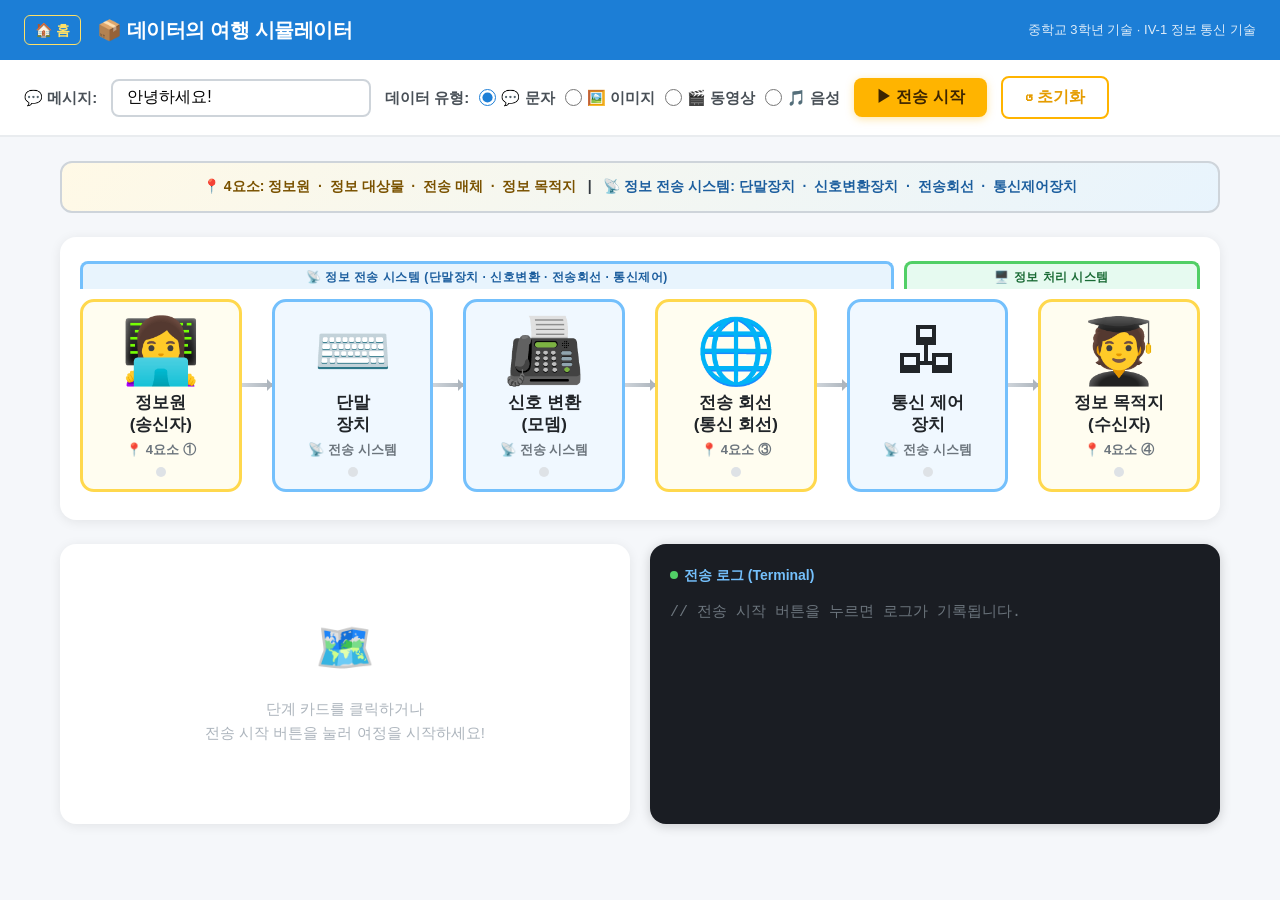
<file: simulator_data_journey.html>
<!DOCTYPE html>
<html lang="ko">
<head>
  <meta charset="UTF-8" />
  <meta name="viewport" content="width=device-width, initial-scale=1.0" />
  <title>데이터의 여행 시뮬레이터</title>
  <link rel="stylesheet" href="css/style.css" />
  <style>
    /* ─── 기본 ─── */
    *, *::before, *::after { box-sizing: border-box; margin: 0; padding: 0; }

    body {
      font-family: 'Noto Sans KR', 'Apple SD Gothic Neo', sans-serif;
      font-size: 16px;
      background: #f5f7fa;
      color: #212529;
      min-height: 100vh;
    }

    /* ─── 헤더 ─── */
    .app-header {
      background: var(--blue-dark, #1c7ed6);
      color: #fff;
      padding: 14px 24px;
      display: flex;
      align-items: center;
      gap: 16px;
      box-shadow: 0 2px 8px rgba(0,0,0,.2);
    }
    .app-header a.home-link {
      color: #ffe066;
      text-decoration: none;
      font-size: 14px;
      font-weight: 600;
      border: 1.5px solid #ffe066;
      border-radius: 6px;
      padding: 3px 10px;
      transition: background .2s;
    }
    .app-header a.home-link:hover { background: rgba(255,224,102,.15); }
    .app-header h1 {
      font-size: 20px;
      font-weight: 800;
      flex: 1;
    }
    .app-header .subtitle {
      font-size: 13px;
      opacity: .85;
    }

    /* ─── 컨트롤 영역 ─── */
    .controls {
      background: #fff;
      border-bottom: 2px solid #e9ecef;
      padding: 16px 24px;
      display: flex;
      flex-wrap: wrap;
      align-items: center;
      gap: 14px;
    }
    .controls label {
      font-size: 15px;
      font-weight: 700;
      color: #495057;
    }
    .controls input[type="text"] {
      font-size: 16px;
      padding: 8px 14px;
      border: 2px solid #ced4da;
      border-radius: 8px;
      width: 260px;
      transition: border-color .2s;
      outline: none;
    }
    .controls input[type="text"]:focus { border-color: var(--blue-dark, #1c7ed6); }

    .radio-group {
      display: flex;
      gap: 10px;
      align-items: center;
      flex-wrap: wrap;
    }
    .radio-group .radio-item {
      display: flex;
      align-items: center;
      gap: 5px;
      cursor: pointer;
    }
    .radio-group input[type="radio"] {
      width: 17px;
      height: 17px;
      accent-color: var(--blue-dark, #1c7ed6);
      cursor: pointer;
    }
    .radio-group .radio-label {
      font-size: 15px;
      font-weight: 600;
      color: #495057;
    }

    .btn {
      font-size: 16px;
      font-weight: 700;
      padding: 9px 22px;
      border: none;
      border-radius: 8px;
      cursor: pointer;
      transition: transform .1s, box-shadow .2s, background .2s;
    }
    .btn:active { transform: scale(.97); }
    .btn-primary {
      background: var(--primary, #ffb400);
      color: #3d2500;
      box-shadow: 0 2px 8px rgba(255,180,0,.35);
    }
    .btn-primary:hover { background: #e6a200; }
    .btn-primary:disabled {
      background: #ced4da;
      color: #868e96;
      cursor: not-allowed;
      box-shadow: none;
    }
    .btn-secondary {
      background: #e9ecef;
      color: #343a40;
    }
    .btn-secondary:hover { background: #dee2e6; }

    /* ─── 메인 컨테이너 ─── */
    .main {
      max-width: 1200px;
      margin: 0 auto;
      padding: 24px 20px;
      display: flex;
      flex-direction: column;
      gap: 24px;
    }

    /* ─── 4요소 / 전송시스템 안내 배너 ─── */
    .concept-banner {
      background: linear-gradient(135deg, #fff9e6 0%, #e8f4fd 100%);
      border: 2px solid #ced4da;
      border-radius: 12px;
      padding: 12px 20px;
      font-size: 14px;
      font-weight: 600;
      color: #343a40;
      line-height: 1.7;
      text-align: center;
    }
    .concept-banner .banner-yellow { color: #7a5200; }
    .concept-banner .banner-blue   { color: #1c5e9e; }

    /* ─── 파이프라인 래퍼 ─── */
    .pipeline-wrapper {
      position: relative;
      background: #fff;
      border-radius: 16px;
      padding: 24px 20px 20px;
      box-shadow: 0 2px 12px rgba(0,0,0,.08);
    }

    /* system-bracket */
    .system-brackets {
      display: flex;
      gap: 10px;
      margin-bottom: 10px;
      justify-content: center;
      flex-wrap: wrap;
    }
    .system-bracket {
      border-top: 3px solid;
      border-left: 3px solid;
      border-right: 3px solid;
      border-radius: 8px 8px 0 0;
      padding: 4px 16px 2px;
      font-size: 12px;
      font-weight: 800;
      letter-spacing: .5px;
      text-align: center;
    }
    .system-bracket.transmission {
      border-color: #74c0fc;
      color: #1c5e9e;
      background: #e8f4fd;
      flex: 3;
    }
    .system-bracket.processing {
      border-color: var(--green, #51cf66);
      color: #1a6b35;
      background: #e6faf0;
      flex: 1;
    }

    /* ─── 파이프라인 ─── */
    .pipeline {
      display: flex;
      align-items: flex-start;
      gap: 0;
      position: relative;
      overflow-x: auto;
      padding-bottom: 8px;
    }

    .stage-wrapper {
      display: flex;
      align-items: center;
      flex: 1;
      min-width: 0;
    }

    /* 연결선 */
    .connector {
      flex-shrink: 0;
      width: 30px;
      height: 4px;
      background: linear-gradient(90deg, #ced4da, #adb5bd);
      position: relative;
      align-self: center;
      margin-top: -20px;
    }
    .connector::after {
      content: '';
      position: absolute;
      right: -7px;
      top: 50%;
      transform: translateY(-50%);
      border: 6px solid transparent;
      border-left-color: #adb5bd;
    }

    /* 이동 패킷 */
    .packet {
      position: absolute;
      width: 28px;
      height: 28px;
      background: var(--accent, #ff6b6b);
      border-radius: 50%;
      display: flex;
      align-items: center;
      justify-content: center;
      font-size: 13px;
      color: #fff;
      font-weight: 800;
      box-shadow: 0 2px 8px rgba(255,107,107,.5);
      z-index: 10;
      opacity: 0;
      pointer-events: none;
      top: 50%;
      left: 0;
      transform: translateY(calc(-50% - 20px));
      transition: left .5s cubic-bezier(.4,0,.2,1), opacity .3s;
    }

    /* ─── stage 카드 ─── */
    .stage {
      flex: 1;
      min-width: 120px;
      max-width: 170px;
      border: 3px solid #ced4da;
      border-radius: 14px;
      padding: 14px 10px 12px;
      cursor: pointer;
      background: #f8f9fa;
      transition: transform .15s, box-shadow .2s, border-color .2s, background .2s;
      text-align: center;
      position: relative;
      user-select: none;
    }
    .stage:hover {
      transform: translateY(-3px);
      box-shadow: 0 6px 20px rgba(0,0,0,.12);
    }
    .stage.active {
      transform: translateY(-5px);
      box-shadow: 0 8px 28px rgba(0,0,0,.18);
    }
    .stage.done { opacity: .7; }

    /* 4요소 (노란 테두리) */
    .stage[data-stage="0"],
    .stage[data-stage="3"],
    .stage[data-stage="5"] {
      border-color: #ffd84d;
      background: #fffdf0;
    }
    .stage[data-stage="0"].active,
    .stage[data-stage="3"].active,
    .stage[data-stage="5"].active {
      border-color: #ffb400;
      background: #fff8d6;
      box-shadow: 0 8px 28px rgba(255,180,0,.3);
    }

    /* 전송 시스템 (파란 테두리) */
    .stage[data-stage="1"],
    .stage[data-stage="2"],
    .stage[data-stage="4"] {
      border-color: #74c0fc;
      background: #f0f8ff;
    }
    .stage[data-stage="1"].active,
    .stage[data-stage="2"].active,
    .stage[data-stage="4"].active {
      border-color: #1c7ed6;
      background: #dbeeff;
      box-shadow: 0 8px 28px rgba(28,126,214,.25);
    }

    .stage .emoji {
      font-size: 64px;
      line-height: 1.1;
      display: block;
      margin-bottom: 6px;
    }
    .stage .name {
      font-size: 17px;
      font-weight: 800;
      color: #212529;
      line-height: 1.3;
      margin-bottom: 4px;
    }
    .stage .system-tag {
      font-size: 13px;
      color: #6c757d;
      font-weight: 600;
      line-height: 1.4;
    }

    /* 진행 표시 점 */
    .stage .progress-dot {
      width: 10px;
      height: 10px;
      border-radius: 50%;
      background: #dee2e6;
      margin: 8px auto 0;
      transition: background .3s;
    }
    .stage.active .progress-dot { background: var(--primary, #ffb400); }
    .stage.done   .progress-dot { background: var(--green, #51cf66); }

    /* ─── 하단 2열 그리드 ─── */
    .bottom-grid {
      display: grid;
      grid-template-columns: 1fr 1fr;
      gap: 20px;
    }
    @media (max-width: 820px) {
      .bottom-grid { grid-template-columns: 1fr; }
    }

    /* ─── 정보 패널 ─── */
    .info-panel {
      background: #fff;
      border-radius: 16px;
      padding: 24px;
      box-shadow: 0 2px 12px rgba(0,0,0,.08);
      min-height: 280px;
    }
    .info-panel .placeholder {
      display: flex;
      flex-direction: column;
      align-items: center;
      justify-content: center;
      height: 220px;
      color: #adb5bd;
      font-size: 15px;
      gap: 10px;
      text-align: center;
    }
    .info-panel .placeholder .big-icon { font-size: 48px; }
    .info-panel h3 {
      font-size: 22px;
      font-weight: 800;
      color: #212529;
      margin-bottom: 10px;
    }
    .info-panel .analogy-badge {
      display: inline-flex;
      align-items: center;
      gap: 6px;
      background: #fff4d6;
      border: 2px solid #ffb400;
      border-radius: 999px;
      padding: 5px 14px;
      font-size: 14px;
      font-weight: 700;
      color: #7a5200;
      margin-bottom: 14px;
    }
    .info-panel .detail {
      font-size: 16px;
      line-height: 1.85;
      color: #343a40;
    }

    /* ─── 전송 로그 패널 ─── */
    .log-panel {
      background: #1a1d23;
      border-radius: 16px;
      padding: 20px;
      box-shadow: 0 2px 12px rgba(0,0,0,.18);
      display: flex;
      flex-direction: column;
    }
    .log-panel .log-title {
      color: #74c0fc;
      font-size: 14px;
      font-weight: 700;
      margin-bottom: 12px;
      display: flex;
      align-items: center;
      gap: 6px;
    }
    .log-panel .log-title .dot {
      width: 8px;
      height: 8px;
      border-radius: 50%;
      background: var(--green, #51cf66);
      animation: blink 1.4s infinite;
    }
    @keyframes blink { 0%,100%{opacity:1} 50%{opacity:.3} }

    #log {
      flex: 1;
      font-size: 15px;
      line-height: 1.8;
      font-family: 'Consolas', 'Courier New', monospace;
      color: #ced4da;
      max-height: 320px;
      overflow-y: auto;
      scrollbar-width: thin;
      scrollbar-color: #495057 #1a1d23;
    }
    #log::-webkit-scrollbar { width: 6px; }
    #log::-webkit-scrollbar-thumb { background: #495057; border-radius: 3px; }

    .log-line         { padding: 1px 0; }
    .log-line.info    { color: #74c0fc; }
    .log-line.success { color: var(--green, #51cf66); }
    .log-line.warn    { color: #ffd84d; }
    .log-line.error   { color: var(--accent, #ff6b6b); }
    .log-line.muted   { color: #6c757d; }

    /* ─── 토스트 ─── */
    #toast {
      position: fixed;
      bottom: 30px;
      left: 50%;
      transform: translateX(-50%) translateY(80px);
      background: #212529;
      color: #fff;
      padding: 12px 26px;
      border-radius: 50px;
      font-size: 15px;
      font-weight: 700;
      box-shadow: 0 4px 20px rgba(0,0,0,.35);
      transition: transform .35s cubic-bezier(.4,0,.2,1), opacity .35s;
      opacity: 0;
      pointer-events: none;
      z-index: 9999;
    }
    #toast.show {
      transform: translateX(-50%) translateY(0);
      opacity: 1;
    }

    /* ─── 반응형 ─── */
    @media (max-width: 900px) {
      .stage .emoji  { font-size: 44px; }
      .stage .name   { font-size: 14px; }
      .stage         { min-width: 90px; padding: 10px 6px 10px; }
      .connector     { width: 18px; }
    }
  </style>
</head>
<body>

<!-- ─── 헤더 ─── -->
<header class="app-header">
  <a href="/iv-1-02-simulator/index.html" class="home-link">🏠 홈</a>
  <h1>📦 데이터의 여행 시뮬레이터</h1>
  <span class="subtitle">중학교 3학년 기술 · IV-1 정보 통신 기술</span>
</header>

<!-- ─── 컨트롤 영역 ─── -->
<div class="controls">
  <label for="msgInput">💬 메시지:</label>
  <input type="text" id="msgInput" placeholder="전송할 메시지를 입력하세요" value="안녕하세요!" maxlength="40" />

  <div class="radio-group">
    <span style="font-size:15px;font-weight:700;color:#495057">데이터 유형:</span>
    <label class="radio-item">
      <input type="radio" name="dataType" value="문자 메시지" checked />
      <span class="radio-label">💬 문자</span>
    </label>
    <label class="radio-item">
      <input type="radio" name="dataType" value="이미지 파일" />
      <span class="radio-label">🖼️ 이미지</span>
    </label>
    <label class="radio-item">
      <input type="radio" name="dataType" value="동영상 파일" />
      <span class="radio-label">🎬 동영상</span>
    </label>
    <label class="radio-item">
      <input type="radio" name="dataType" value="음성 파일" />
      <span class="radio-label">🎵 음성</span>
    </label>
  </div>

  <button class="btn btn-primary" id="btnStart" onclick="startSimulation()">▶ 전송 시작</button>
  <button class="btn btn-secondary" id="btnReset" onclick="resetSimulation()">↺ 초기화</button>
</div>

<!-- ─── 메인 ─── -->
<div class="main">

  <!-- 안내 배너 -->
  <div class="concept-banner">
    <span class="banner-yellow">📍 4요소: 정보원 &nbsp;·&nbsp; 정보 대상물 &nbsp;·&nbsp; 전송 매체 &nbsp;·&nbsp; 정보 목적지</span>
    &nbsp;&nbsp;|&nbsp;&nbsp;
    <span class="banner-blue">📡 정보 전송 시스템: 단말장치 &nbsp;·&nbsp; 신호변환장치 &nbsp;·&nbsp; 전송회선 &nbsp;·&nbsp; 통신제어장치</span>
  </div>

  <!-- 파이프라인 래퍼 -->
  <div class="pipeline-wrapper">

    <!-- 시스템 브래킷 -->
    <div class="system-brackets">
      <div class="system-bracket transmission">📡 정보 전송 시스템 (단말장치 · 신호변환 · 전송회선 · 통신제어)</div>
      <div class="system-bracket processing">🖥️ 정보 처리 시스템</div>
    </div>

    <!-- 파이프라인 + 패킷 컨테이너 -->
    <div style="position:relative">
      <div class="pipeline" id="pipeline">

        <!-- Stage 0: 정보원 -->
        <div class="stage-wrapper">
          <div class="stage" data-stage="0" onclick="showStageInfo(0)">
            <span class="emoji">👩‍💻</span>
            <div class="name">정보원<br>(송신자)</div>
            <div class="system-tag">📍 4요소 ①</div>
            <div class="progress-dot"></div>
          </div>
        </div>

        <div class="connector"></div>

        <!-- Stage 1: 단말 장치 -->
        <div class="stage-wrapper">
          <div class="stage" data-stage="1" onclick="showStageInfo(1)">
            <span class="emoji">⌨️</span>
            <div class="name">단말<br>장치</div>
            <div class="system-tag">📡 전송 시스템</div>
            <div class="progress-dot"></div>
          </div>
        </div>

        <div class="connector"></div>

        <!-- Stage 2: 신호 변환 (모뎀) -->
        <div class="stage-wrapper">
          <div class="stage" data-stage="2" onclick="showStageInfo(2)">
            <span class="emoji">📠</span>
            <div class="name">신호 변환<br>(모뎀)</div>
            <div class="system-tag">📡 전송 시스템</div>
            <div class="progress-dot"></div>
          </div>
        </div>

        <div class="connector"></div>

        <!-- Stage 3: 전송 회선 -->
        <div class="stage-wrapper">
          <div class="stage" data-stage="3" onclick="showStageInfo(3)">
            <span class="emoji">🌐</span>
            <div class="name">전송 회선<br>(통신 회선)</div>
            <div class="system-tag">📍 4요소 ③</div>
            <div class="progress-dot"></div>
          </div>
        </div>

        <div class="connector"></div>

        <!-- Stage 4: 통신 제어 장치 -->
        <div class="stage-wrapper">
          <div class="stage" data-stage="4" onclick="showStageInfo(4)">
            <span class="emoji">🖧</span>
            <div class="name">통신 제어<br>장치</div>
            <div class="system-tag">📡 전송 시스템</div>
            <div class="progress-dot"></div>
          </div>
        </div>

        <div class="connector"></div>

        <!-- Stage 5: 정보 목적지 -->
        <div class="stage-wrapper">
          <div class="stage" data-stage="5" onclick="showStageInfo(5)">
            <span class="emoji">🧑‍🎓</span>
            <div class="name">정보 목적지<br>(수신자)</div>
            <div class="system-tag">📍 4요소 ④</div>
            <div class="progress-dot"></div>
          </div>
        </div>

      </div><!-- /.pipeline -->

      <!-- 이동 패킷 -->
      <div class="packet" id="packet">📦</div>
    </div>

  </div><!-- /.pipeline-wrapper -->

  <!-- 하단 2열 그리드 -->
  <div class="bottom-grid">

    <!-- 정보 패널 -->
    <div class="info-panel" id="infoPanel">
      <div class="placeholder" id="infoPlaceholder">
        <span class="big-icon">🗺️</span>
        <span>단계 카드를 클릭하거나<br>전송 시작 버튼을 눌러 여정을 시작하세요!</span>
      </div>
      <div id="infoContent" style="display:none">
        <h3 id="infoTitle"></h3>
        <div class="analogy-badge" id="infoAnalogy"></div>
        <div class="detail" id="infoDetail"></div>
      </div>
    </div>

    <!-- 전송 로그 -->
    <div class="log-panel">
      <div class="log-title">
        <span class="dot"></span>
        전송 로그 (Terminal)
      </div>
      <div id="log">
        <div class="log-line muted">// 전송 시작 버튼을 누르면 로그가 기록됩니다.</div>
      </div>
    </div>

  </div><!-- /.bottom-grid -->

</div><!-- /.main -->

<!-- 토스트 -->
<div id="toast"></div>

<script>
/* ─────────────────────────────────────────
   stageData — 각 단계 상세 정보
───────────────────────────────────────── */
const stageData = [
  {
    title: "1️⃣ 정보원 (송신자)",
    tag: "📍 4요소 ① — 정보를 만들어 보내는 곳",
    emoji: "👩‍💻",
    analogy: "📱 나 = 정보원!",
    detail: `정보를 <strong>만들어 전송하는 사람 또는 장치</strong>입니다.<br><br>
🔹 내가 카톡 메시지를 입력하는 순간, 나는 정보원이 돼요!<br>
🔹 유튜브에서 영상을 올리는 유튜버도 정보원<br>
🔹 날씨 정보를 보내는 기상청 서버도 정보원<br><br>
👉 입력한 <strong>"{MSG}"</strong>({TYPE})이(가) 여정을 시작합니다.`
  },
  {
    title: "2️⃣ 단말 장치",
    tag: "📡 정보 전송 시스템 — 정보 수집 장치",
    emoji: "⌨️",
    analogy: "🎤 아날로그를 디지털로 변환하는 입구",
    detail: `사람이 입력한 자료를 <strong>컴퓨터가 이해할 수 있는 형태로 변환</strong>하는 장치입니다.<br><br>
🔹 <strong>키보드</strong>: 키 누름 → 전기 신호<br>
🔹 <strong>디지털 카메라</strong>: 빛 → 디지털 이미지<br>
🔹 <strong>마이크</strong>: 소리(아날로그) → 디지털 음성<br>
🔹 <strong>캠코더</strong>: 영상 → 디지털 데이터<br><br>
👉 "{MSG}"을(를) 전송 가능한 신호로 변환 중...`
  },
  {
    title: "3️⃣ 신호 변환 장치 (모뎀)",
    tag: "📡 정보 전송 시스템 — 아날로그 ↔ 디지털 변환",
    emoji: "📠",
    analogy: "🔄 한국어 ↔ 영어 번역기처럼!",
    detail: `통신 회선에 맞게 <strong>신호 형식을 변환</strong>하는 장치입니다.<br><br>
🔹 컴퓨터는 디지털(0/1), 전화선은 아날로그 — 모뎀이 번역!<br>
🔹 <strong>송신</strong>: 디지털 → 아날로그로 변환 후 전송<br>
🔹 <strong>수신</strong>: 아날로그 → 디지털로 역변환<br><br>
<span style="font-family:monospace;color:#1c7ed6;font-size:14px">∿∿∿ 아날로그 → 01001011 디지털</span><br><br>
👉 데이터를 전송 회선용 신호로 변환 완료!`
  },
  {
    title: "4️⃣ 전송 회선 (통신 회선)",
    tag: "📍 4요소 ③ — 전송 매체",
    emoji: "🌐",
    analogy: "🛣️ 데이터가 달리는 고속도로!",
    detail: `전기적 또는 광학적 신호가 <strong>이동하는 물리적 통로</strong>입니다.<br><br>
🔹 <strong>광 케이블</strong>: 빛 신호, 초고속 (수백 Gbps), 바다 밑에도!<br>
🔹 <strong>동축 케이블</strong>: 전기 신호, TV 케이블로 많이 사용<br>
🔹 <strong>무선 전파</strong>: Wi-Fi, LTE, 5G<br>
🔹 <strong>위성</strong>: 우주를 경유해 전 세계로<br><br>
👉 "{MSG}"이(가) 광속으로 이동 중... 🚀`
  },
  {
    title: "5️⃣ 통신 제어 장치",
    tag: "📡 정보 전송 시스템 — 경로 제어",
    emoji: "🖧",
    analogy: "🚦 데이터 우체국 + 교통 신호기",
    detail: `수많은 컴퓨터 중에서 <strong>올바른 목적지까지 데이터를 안내</strong>하는 장치입니다.<br><br>
🔹 <strong>라우터</strong>: 데이터 패킷의 최적 경로 결정 (집 공유기!)<br>
🔹 <strong>스위치</strong>: 같은 네트워크 내 장치 간 데이터 전달<br>
🔹 <strong>게이트웨이</strong>: 서로 다른 네트워크 연결<br><br>
인터넷에서 데이터는 한 번에 가지 않고 여러 라우터를 거쳐 이동해요!<br><br>
👉 수신자 컴퓨터로 경로 설정 완료!`
  },
  {
    title: "6️⃣ 정보 목적지 (수신자)",
    tag: "📍 4요소 ④ — 정보를 받는 곳",
    emoji: "🧑‍🎓",
    analogy: "📬 편지를 받는 사람!",
    detail: `정보를 <strong>최종적으로 받아 처리하는 사람 또는 장치</strong>입니다.<br><br>
🔹 수신자의 기기에서 정보 처리 시스템이 작동해요:<br>
&nbsp;&nbsp;&nbsp;CPU → RAM → 보조기억장치 → 출력장치<br>
🔹 모뎀이 신호를 역변환 → 컴퓨터가 해석 → 화면 표시<br><br>
<strong>🔁 정보 통신 4요소 복습</strong><br>
정보원 → 정보 대상물 → 전송 매체 → 정보 목적지<br><br>
✅ <strong>"{MSG}"</strong> 전송 완료! 🎉`
  }
];

/* ─────────────────────────────────────────
   로그 메시지 배열 (단계별)
───────────────────────────────────────── */
const logMessages = [
  [
    { cls: 'warn',    text: '[START] 새 데이터 전송 세션 시작' },
    { cls: 'info',    text: '[INFO]  정보원(송신자) 단계 활성화' },
    { cls: '',        text: '[DATA]  메시지: "{MSG}" ({TYPE})' },
    { cls: 'success', text: '[OK]    정보원 → 데이터 생성 완료' }
  ],
  [
    { cls: 'info', text: '[NEXT]  단말 장치 단계 이동' },
    { cls: '',     text: '[CONV]  아날로그 입력 → 디지털 신호 변환 중...' },
    { cls: '',     text: '[BITS]  01001000 01100101 01101100 01101100 01101111' },
    { cls: 'success', text: '[OK]    디지털 변환 완료 ✓' }
  ],
  [
    { cls: 'info', text: '[NEXT]  신호 변환 장치(모뎀) 단계 이동' },
    { cls: '',     text: '[MODEM] 디지털 신호 → 아날로그 파형 변조 중...' },
    { cls: '',     text: '[WAVE]  ∿∿∿∿∿ 변조 완료 ∿∿∿∿∿' },
    { cls: 'success', text: '[OK]    신호 변환 완료 ✓' }
  ],
  [
    { cls: 'info', text: '[NEXT]  전송 회선 단계 이동' },
    { cls: '',     text: '[ROUTE] 광 케이블 경로 선택됨 (속도: 1Gbps)' },
    { cls: '',     text: '[SEND]  패킷 전송 중... ████████░░ 80%' },
    { cls: 'success', text: '[OK]    전송 완료 ✓ 지연: 12ms' }
  ],
  [
    { cls: 'info', text: '[NEXT]  통신 제어 장치 단계 이동' },
    { cls: '',     text: '[ROUTE] 라우터: 최적 경로 탐색 중...' },
    { cls: '',     text: '[HOP]   192.168.1.1 → 10.0.0.1 → 목적지' },
    { cls: 'success', text: '[OK]    경로 설정 완료 ✓ (홉 수: 3)' }
  ],
  [
    { cls: 'info',    text: '[NEXT]  정보 목적지(수신자) 도착!' },
    { cls: '',        text: '[RECV]  수신자 단말에서 신호 수신 중...' },
    { cls: '',        text: '[DEMOD] 아날로그 → 디지털 역변환 완료' },
    { cls: 'success', text: '[DONE]  ✅ 전송 성공! "{MSG}" 도착 완료 🎉' }
  ]
];

/* ─────────────────────────────────────────
   상태 변수
───────────────────────────────────────── */
let currentStep = -1;
let isRunning   = false;
let animTimer   = null;

/* ─────────────────────────────────────────
   유틸
───────────────────────────────────────── */
function getMsg()  { return document.getElementById('msgInput').value.trim() || '(빈 메시지)'; }
function getType() { return document.querySelector('input[name="dataType"]:checked').value; }

function fillTemplate(str) {
  return str.replace(/\{MSG\}/g, getMsg()).replace(/\{TYPE\}/g, getType());
}

function showToast(msg, duration) {
  duration = duration || 2200;
  const t = document.getElementById('toast');
  t.textContent = msg;
  t.classList.add('show');
  setTimeout(function() { t.classList.remove('show'); }, duration);
}

function addLog(cls, text) {
  const log = document.getElementById('log');
  const div = document.createElement('div');
  div.className = 'log-line' + (cls ? ' ' + cls : '');
  div.textContent = fillTemplate(text);
  log.appendChild(div);
  log.scrollTop = log.scrollHeight;
}

/* ─────────────────────────────────────────
   정보 패널
───────────────────────────────────────── */
function showStageInfo(idx) {
  const data = stageData[idx];
  document.getElementById('infoPlaceholder').style.display = 'none';
  document.getElementById('infoContent').style.display = 'block';
  document.getElementById('infoTitle').textContent = data.title;
  document.getElementById('infoAnalogy').textContent = data.analogy;
  document.getElementById('infoDetail').innerHTML = fillTemplate(data.detail);

  document.querySelectorAll('.stage').forEach(function(el, i) {
    el.classList.toggle('active', i === idx);
  });
}

/* ─────────────────────────────────────────
   패킷 애니메이션
───────────────────────────────────────── */
function movePacket(stageIdx, callback) {
  var stages    = document.querySelectorAll('.stage');
  if (!stages[stageIdx]) { if (callback) callback(); return; }

  var pipelineEl = document.getElementById('pipeline');
  var packet     = document.getElementById('packet');
  var stageRect  = stages[stageIdx].getBoundingClientRect();
  var pipeRect   = pipelineEl.getBoundingClientRect();

  var targetLeft = stageRect.left - pipeRect.left + stageRect.width / 2 - 14;

  packet.style.opacity = '1';
  packet.style.left    = targetLeft + 'px';

  setTimeout(function() { if (callback) callback(); }, 520);
}

/* ─────────────────────────────────────────
   시뮬레이션 실행
───────────────────────────────────────── */
function startSimulation() {
  if (isRunning) return;

  var msg = getMsg();
  if (!msg || msg === '(빈 메시지)') {
    showToast('⚠️ 메시지를 입력해 주세요!');
    document.getElementById('msgInput').focus();
    return;
  }

  isRunning = true;
  document.getElementById('btnStart').disabled = true;

  document.getElementById('log').innerHTML = '';
  document.querySelectorAll('.stage').forEach(function(el) {
    el.classList.remove('active', 'done');
  });

  currentStep = 0;
  runStep();
}

function runStep() {
  if (currentStep >= 6) {
    finishSimulation();
    return;
  }

  var idx    = currentStep;
  var stages = document.querySelectorAll('.stage');

  if (idx > 0) stages[idx - 1].classList.add('done');
  stages[idx].classList.add('active');

  movePacket(idx, function() {
    showStageInfo(idx);

    logMessages[idx].forEach(function(entry, i) {
      setTimeout(function() { addLog(entry.cls, entry.text); }, i * 200);
    });

    var delay = (idx === 3 ? 2000 : 1500) + logMessages[idx].length * 200;
    animTimer = setTimeout(function() {
      currentStep++;
      runStep();
    }, delay);
  });
}

function finishSimulation() {
  var stages = document.querySelectorAll('.stage');
  stages[5].classList.remove('active');
  stages[5].classList.add('done');

  isRunning = false;
  document.getElementById('btnStart').disabled = false;

  showToast('✅ 데이터 전송 완료! 수신자에게 도착했어요 🎉', 3000);
}

/* ─────────────────────────────────────────
   초기화
───────────────────────────────────────── */
function resetSimulation() {
  if (animTimer) clearTimeout(animTimer);
  isRunning   = false;
  currentStep = -1;
  document.getElementById('btnStart').disabled = false;

  document.querySelectorAll('.stage').forEach(function(el) {
    el.classList.remove('active', 'done');
  });

  var packet = document.getElementById('packet');
  packet.style.opacity = '0';

  document.getElementById('log').innerHTML =
    '<div class="log-line muted">// 전송 시작 버튼을 누르면 로그가 기록됩니다.</div>';

  document.getElementById('infoPlaceholder').style.display = 'flex';
  document.getElementById('infoContent').style.display = 'none';

  showToast('↺ 초기화 완료!');
}
</script>
</body>
</html>
</file>
<file: css/style.css>
/* ===== 정보 통신 기술의 구성 - 공용 스타일 ===== */
* { box-sizing: border-box; margin: 0; padding: 0; }

:root {
  --primary: #ffb400;
  --primary-dark: #e59c00;
  --accent: #ff6b6b;
  --blue: #4dabf7;
  --blue-dark: #1c7ed6;
  --green: #51cf66;
  --green-dark: #2f9e44;
  --purple: #9775fa;
  --pink: #ff8cc3;
  --bg: #fff9ec;
  --surface: #ffffff;
  --text: #2c2c2c;
  --text-light: #6c6c6c;
  --border: #f1e0b0;
  --shadow: 0 8px 32px rgba(230, 170, 0, 0.12);
  --shadow-lg: 0 16px 48px rgba(230, 170, 0, 0.2);
}

html, body {
  font-family: 'Pretendard', 'Noto Sans KR', -apple-system, BlinkMacSystemFont, "Segoe UI", sans-serif;
  background: var(--bg);
  color: var(--text);
  line-height: 1.6;
  min-height: 100vh;
  font-size: 16px;
}

h1, h2, h3 { font-weight: 800; letter-spacing: -0.02em; }

.app-header {
  background: linear-gradient(135deg, var(--primary) 0%, var(--primary-dark) 100%);
  color: white;
  padding: 24px 32px;
  box-shadow: var(--shadow);
  display: flex;
  align-items: center;
  justify-content: space-between;
  flex-wrap: wrap;
  gap: 16px;
}
.app-header h1 {
  font-size: clamp(18px, 3vw, 28px);
  display: flex; align-items: center; gap: 12px;
}
.app-header .subtitle {
  font-size: 13px;
  opacity: 0.9;
  font-weight: 500;
}
.app-header nav a {
  color: white;
  text-decoration: none;
  font-weight: 700;
  padding: 8px 16px;
  border-radius: 999px;
  background: rgba(255,255,255,0.2);
  transition: background 0.2s;
  font-size: 14px;
}
.app-header nav a:hover { background: rgba(255,255,255,0.35); }

.container {
  max-width: 1280px;
  margin: 0 auto;
  padding: 32px 24px 80px;
}

.card {
  background: var(--surface);
  border-radius: 24px;
  padding: 28px;
  box-shadow: var(--shadow);
  border: 2px solid var(--border);
}

.btn {
  background: var(--primary);
  color: white;
  border: none;
  padding: 14px 28px;
  border-radius: 999px;
  font-weight: 800;
  font-size: 16px;
  cursor: pointer;
  transition: all 0.2s;
  font-family: inherit;
  box-shadow: 0 4px 16px rgba(230, 170, 0, 0.3);
}
.btn:hover { transform: translateY(-2px); box-shadow: 0 8px 24px rgba(230, 170, 0, 0.4); }
.btn:active { transform: translateY(0); }
.btn:disabled { opacity: 0.5; cursor: not-allowed; transform: none; }
.btn.btn-secondary { background: white; color: var(--primary-dark); border: 2px solid var(--primary); box-shadow: none; }
.btn.btn-blue { background: var(--blue-dark); box-shadow: 0 4px 16px rgba(28, 126, 214, 0.3); }
.btn.btn-green { background: var(--green-dark); box-shadow: 0 4px 16px rgba(47, 158, 68, 0.3); }
.btn.btn-accent { background: var(--accent); box-shadow: 0 4px 16px rgba(255, 107, 107, 0.3); }

.badge {
  display: inline-block;
  padding: 4px 12px;
  border-radius: 999px;
  font-size: 13px;
  font-weight: 700;
  background: var(--primary);
  color: white;
}
.badge.blue { background: var(--blue); }
.badge.green { background: var(--green); }
.badge.purple { background: var(--purple); }
.badge.pink { background: var(--pink); }

.objective-box {
  background: linear-gradient(135deg, #fff4d6 0%, #ffe6a3 100%);
  border-radius: 20px;
  padding: 24px 28px;
  margin-bottom: 32px;
  border-left: 8px solid var(--primary);
}
.objective-box h2 { color: var(--primary-dark); font-size: 22px; margin-bottom: 12px; }
.objective-box ul { list-style: none; padding: 0; }
.objective-box li {
  padding: 6px 0 6px 28px;
  position: relative;
  font-weight: 600;
  font-size: 16px;
}
.objective-box li::before {
  content: "🎯";
  position: absolute;
  left: 0;
}

.activity-grid {
  display: grid;
  grid-template-columns: repeat(auto-fit, minmax(280px, 1fr));
  gap: 24px;
}

.activity-card {
  background: white;
  border-radius: 24px;
  padding: 28px;
  border: 3px solid var(--border);
  text-decoration: none;
  color: inherit;
  display: block;
  transition: all 0.25s;
  position: relative;
  overflow: hidden;
}
.activity-card::before {
  content: "";
  position: absolute;
  inset: 0;
  background: linear-gradient(135deg, transparent, rgba(255,180,0,0.06));
  opacity: 0;
  transition: opacity 0.25s;
}
.activity-card:hover {
  transform: translateY(-6px);
  box-shadow: var(--shadow-lg);
  border-color: var(--primary);
}
.activity-card:hover::before { opacity: 1; }
.activity-card .icon {
  font-size: 56px;
  margin-bottom: 16px;
  display: block;
}
.activity-card h3 {
  font-size: 24px;
  margin-bottom: 10px;
  color: var(--text);
}
.activity-card p {
  color: var(--text-light);
  font-size: 15px;
  line-height: 1.55;
}
.activity-card .go {
  margin-top: 16px;
  color: var(--primary-dark);
  font-weight: 700;
  font-size: 14px;
}

.toast {
  position: fixed;
  top: 20px;
  left: 50%;
  transform: translateX(-50%) translateY(-100px);
  background: white;
  padding: 14px 24px;
  border-radius: 999px;
  box-shadow: var(--shadow-lg);
  font-weight: 700;
  z-index: 1000;
  transition: transform 0.3s;
}
.toast.show { transform: translateX(-50%) translateY(0); }
.toast.success { background: var(--green-dark); color: white; }
.toast.error { background: var(--accent); color: white; }

@keyframes pop {
  0% { transform: scale(0.7); opacity: 0; }
  60% { transform: scale(1.1); }
  100% { transform: scale(1); opacity: 1; }
}
@keyframes flash {
  0%, 100% { background-color: transparent; }
  50% { background-color: rgba(81, 207, 102, 0.3); }
}
@keyframes shake {
  0%, 100% { transform: translateX(0); }
  25% { transform: translateX(-8px); }
  75% { transform: translateX(8px); }
}
</file>
